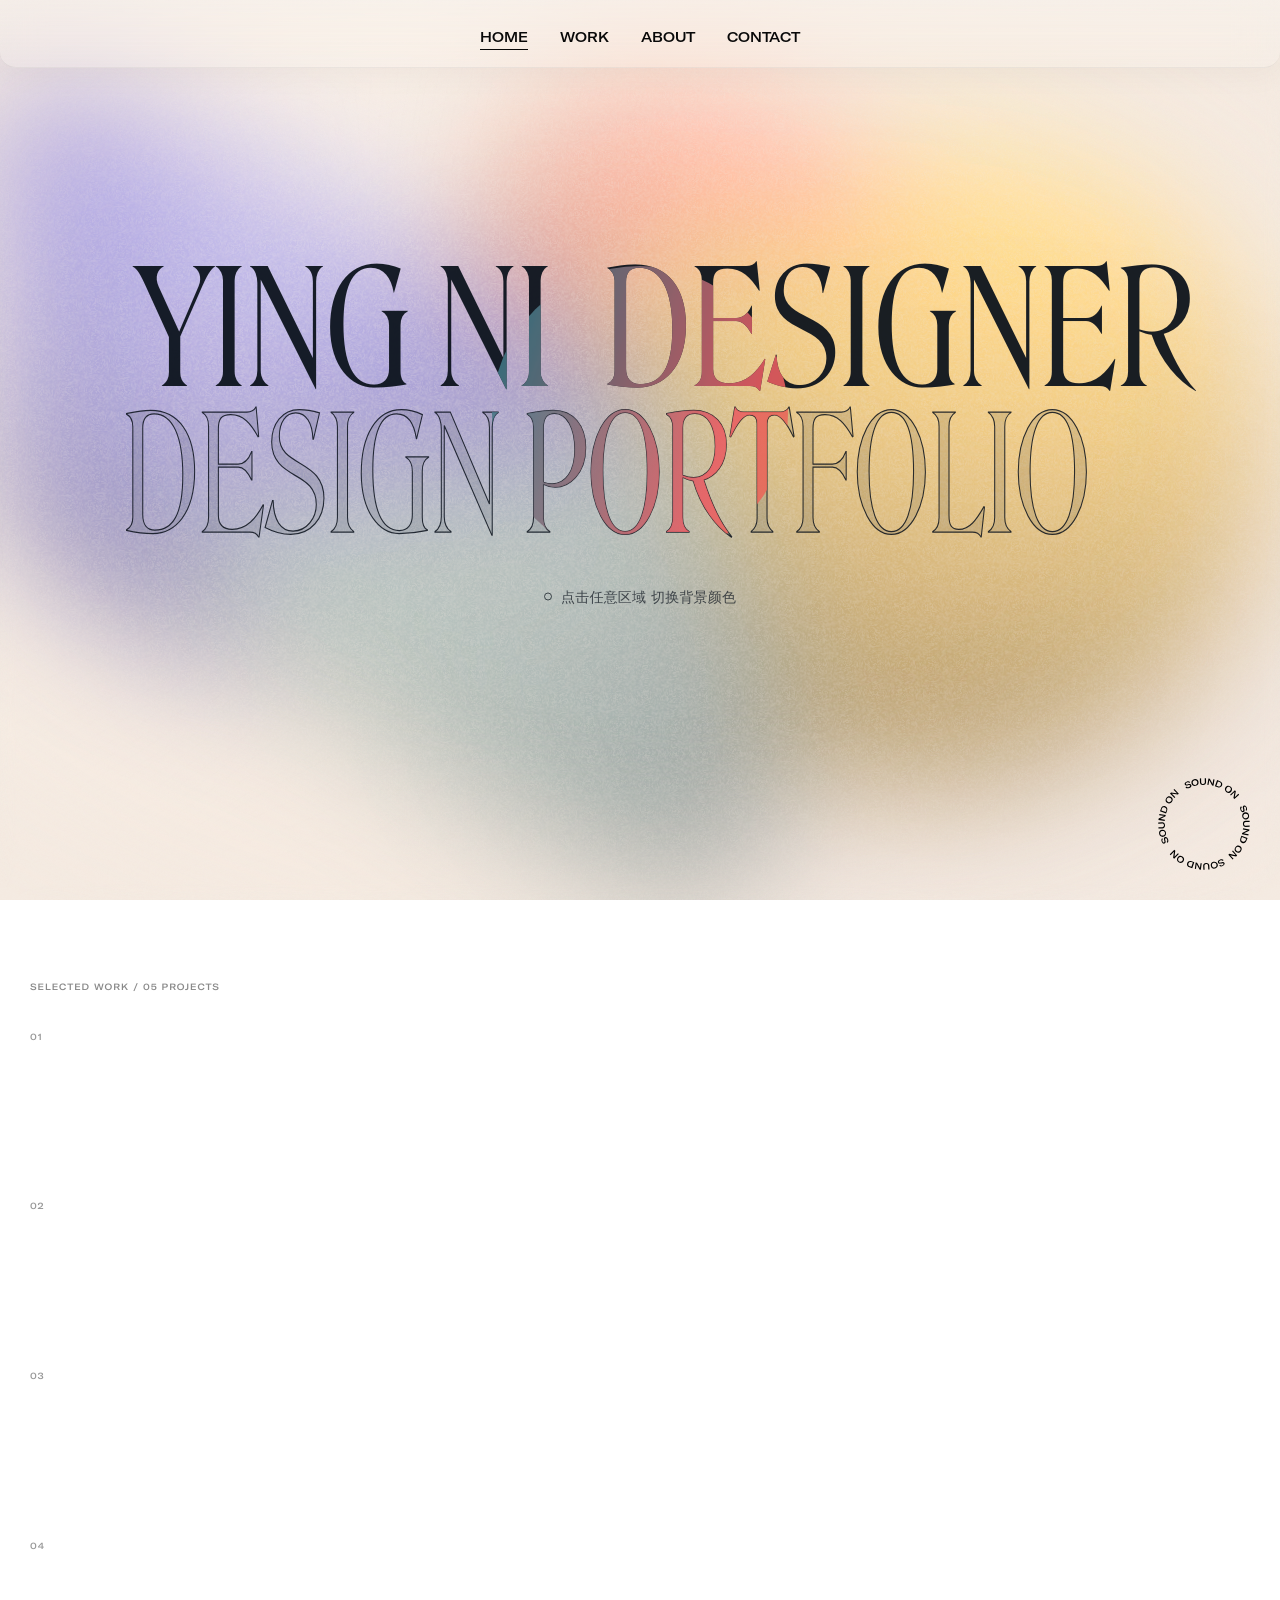
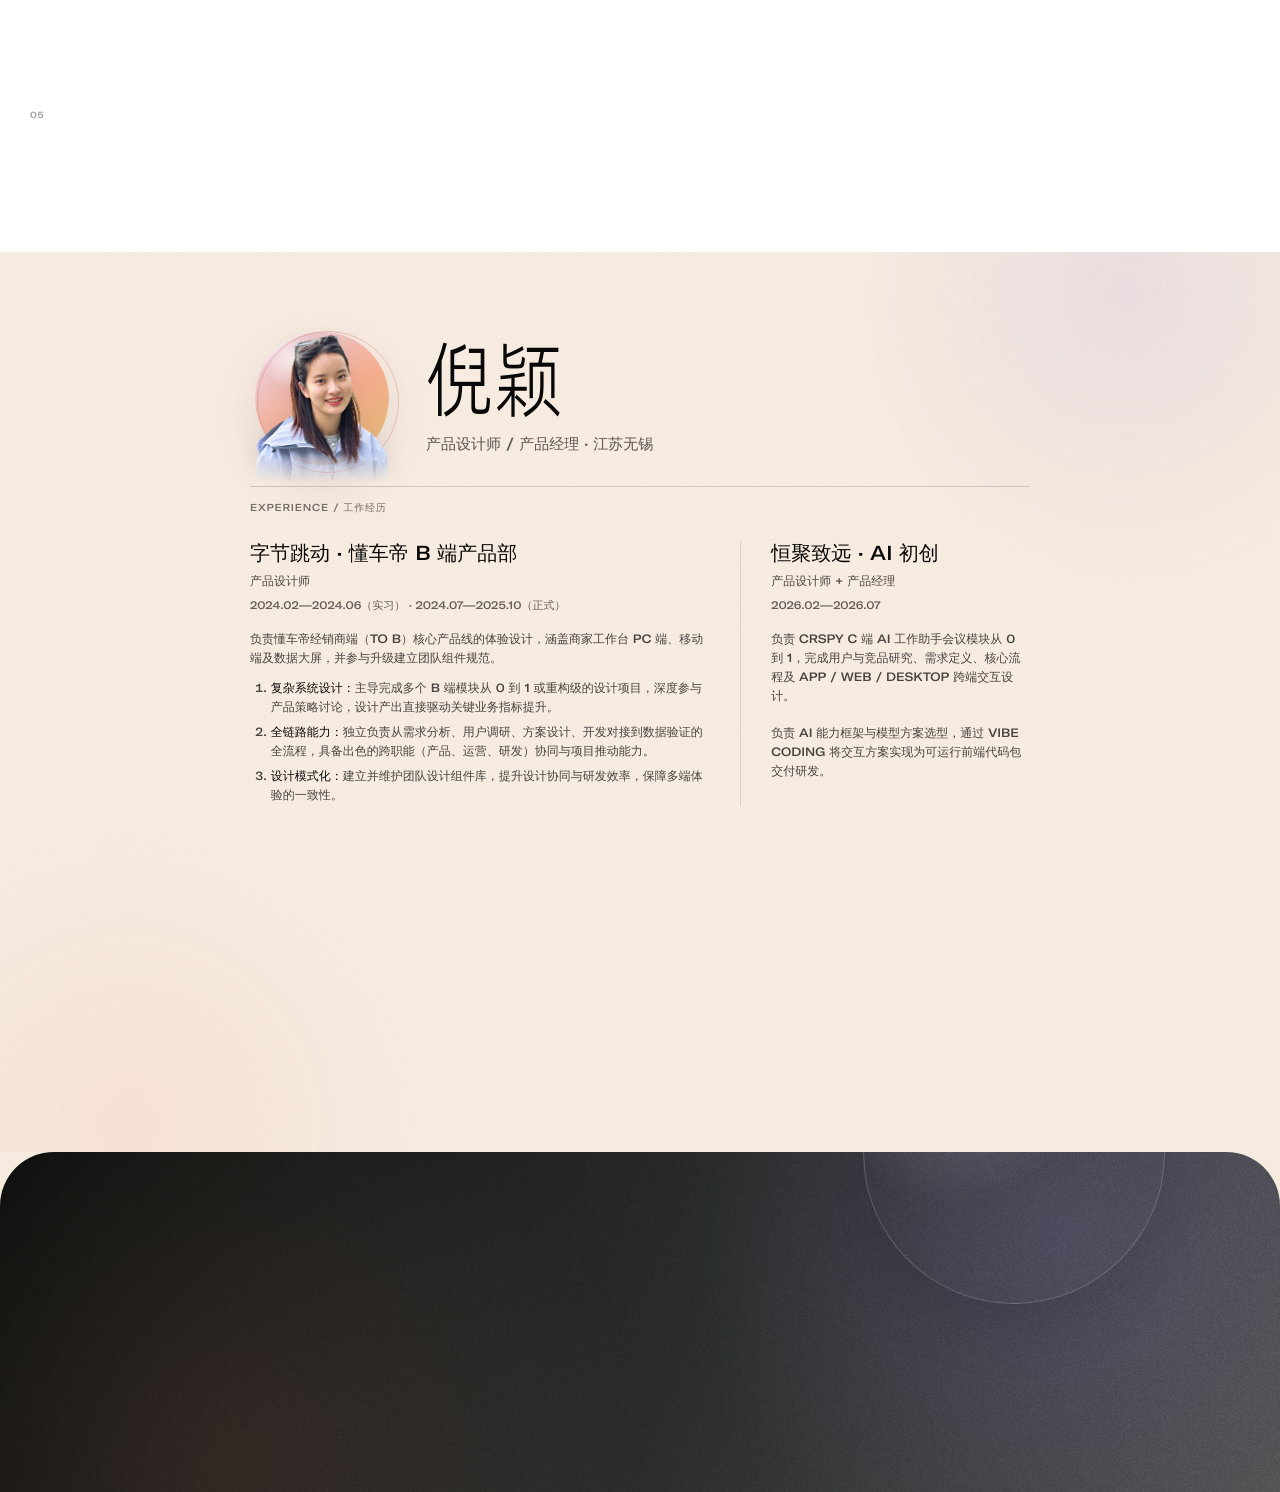
<file: index.html>
<!doctype html>
<html lang="zh-CN">
  <head>
    <meta charset="UTF-8" />
    <meta name="viewport" content="width=device-width, initial-scale=1" />
    <meta
      name="description"
      content="Ying Ni — designer working where product design, systems thinking and code meet."
    />
    <meta name="theme-color" content="#f4eae1" />
    <title>YING NI DESIGNER — Design Portfolio</title>
    <link rel="stylesheet" href="styles.css?v=20261126-work-spacing" />
    <script>document.documentElement.classList.add("js");</script>
    <script src="reference-assets/js/three.r125.min.js" defer></script>
    <script src="reference-assets/js/OBJLoader.js" defer></script>
    <script src="script.js?v=20261021-28" defer></script>
  </head>
  <body>
    <a class="skip-link" href="#work">跳到作品</a>

    <div class="page-transition" aria-hidden="true"></div>
    <div class="project-cursor" aria-hidden="true">
      <span>VIEW PROJECT</span>
      <b>↗</b>
    </div>
    <div class="work-hover-fx" data-work-hover-fx aria-hidden="true"></div>

    <nav class="nav" aria-label="主要导航">
      <div class="nav-primary">
        <button class="nav-link nav-home underline-trigger" type="button" data-scroll-home>
          <span>HOME</span><i aria-hidden="true"></i>
        </button>
        <button class="nav-link nav-work underline-trigger" type="button" data-scroll-work>
          <span>WORK</span><i aria-hidden="true"></i>
        </button>
        <button class="nav-link nav-about underline-trigger" type="button" data-scroll-about>
          <span>ABOUT</span><i aria-hidden="true"></i>
        </button>
        <button class="nav-link nav-contact underline-trigger" type="button" data-scroll-contact>
          <span>CONTACT</span><i aria-hidden="true"></i>
        </button>
      </div>
    </nav>

    <main>
      <section class="hero" id="top" aria-labelledby="hero-title" data-hero>
        <div class="webgl-wrapper" data-webgl aria-hidden="true"></div>
        <div class="webgl-fallback" aria-hidden="true"></div>
        <div class="noise" aria-hidden="true"></div>
        <div class="hero-material" aria-hidden="true">
          <span class="hero-material-grain"></span>
        </div>

        <div class="hero-copy">
          <div class="hero-copy-inner">
            <h1 id="hero-title">
              <span class="reveal-mask hero-mask-1"><span class="reveal-line"><span class="title-text title-line-one">YING NI&nbsp; DESIGNER</span></span></span>
              <span class="reveal-mask hero-mask-2"><span class="reveal-line"><span class="title-text title-line-two">DESIGN PORTFOLIO</span></span></span>
            </h1>
            <p class="hero-instruction reveal-mask hero-mask-3">
              <span class="reveal-line">点击任意区域 切换背景颜色</span>
            </p>
          </div>
        </div>

        <div class="hero-copy hero-copy-accent" aria-hidden="true">
          <div class="hero-copy-inner">
            <span class="title-text title-line-one">YING NI&nbsp; DESIGNER</span>
            <span class="title-text title-line-two">DESIGN PORTFOLIO</span>
            <p class="hero-instruction hero-accent-spacer"><span>&nbsp;</span></p>
          </div>
        </div>

        <div class="hero-lens-ring" aria-hidden="true"></div>

        <button class="sound-control" type="button" aria-label="打开声音" aria-pressed="false" data-sound>
          <img class="sound-icon sound-icon-off" src="reference-assets/img/sound_on.svg" alt="" />
          <img class="sound-icon sound-icon-on" src="reference-assets/img/sound_off.svg" alt="" />
        </button>
      </section>

      <section class="work" id="work" aria-label="精选作品">
        <a class="work-item" href="project-crspy-meeting.html?v=20261020-2" data-project data-hover-image="reference-assets/work-fx/04X-r4.webp" data-hover-color="#e2efed" data-hover-scale="0.76">
          <span class="work-inner">
            <span class="work-org reveal-mask"><span>PM + UI + Vibe Coding</span></span>
            <span class="work-title work-title-vector reveal-mask" role="img" aria-label="AI会议与对话智能体"><span aria-hidden="true"><img class="work-title-art" style="--title-art-width: 744px" src="reference-assets/img/work-title-ai-meeting-agent.svg?v=20261126-typography" alt="" draggable="false" /></span></span>
          </span>
        </a>

        <a class="work-item" href="project-posting.html?v=20261020-2" data-project data-hover-image="reference-assets/work-fx/01X-r4.webp" data-hover-color="#f2e8dc" data-hover-scale="1">
          <span class="work-inner">
            <span class="work-org reveal-mask"><span>UX + UI</span></span>
            <span class="work-title work-title-vector reveal-mask" role="img" aria-label="发文体验重构"><span aria-hidden="true"><img class="work-title-art" style="--title-art-width: 499px" src="reference-assets/img/work-title-posting.svg" alt="" draggable="false" /></span></span>
          </span>
        </a>

        <a class="work-item" href="project-ai-service.html?v=20261020-2" data-project data-hover-image="reference-assets/work-fx/02X-r4.webp" data-hover-color="#e8edf5" data-hover-scale="1">
          <span class="work-inner">
            <span class="work-org reveal-mask"><span>UX + UI</span></span>
            <span class="work-title work-title-vector reveal-mask" role="img" aria-label="AI智能客服"><span aria-hidden="true"><img class="work-title-art" style="--title-art-width: 411px" src="reference-assets/img/work-title-ai-service.svg" alt="" draggable="false" /></span></span>
          </span>
        </a>

        <a class="work-item" href="project-metrics.html?v=20261020-2" data-project data-hover-image="reference-assets/work-fx/03X-r4.webp" data-hover-color="#eee8dd" data-hover-scale="1">
          <span class="work-inner">
            <span class="work-org reveal-mask"><span>UX + UI</span></span>
            <span class="work-title work-title-vector reveal-mask" role="img" aria-label="数据产品 度量衡"><span aria-hidden="true"><img class="work-title-art" style="--title-art-width: 607px" src="reference-assets/img/metric-title-art.svg" alt="" draggable="false" /></span></span>
          </span>
        </a>

        <a class="work-item" href="project-aigc.html?v=20261020-2" data-project data-hover-image="reference-assets/work-fx/05X-r4.webp" data-hover-color="#eee7f2" data-hover-scale="1">
          <span class="work-inner">
            <span class="work-org reveal-mask"><span>AIGC + UX</span></span>
            <span class="work-title work-title-vector reveal-mask" role="img" aria-label="AIGC和其他"><span aria-hidden="true"><img class="work-title-art" style="--title-art-width: 448px" src="reference-assets/img/work-title-aigc.svg" alt="" draggable="false" /></span></span>
          </span>
        </a>
      </section>

      <section class="about-section" id="about" aria-labelledby="info-title">
      <div class="info-noise" aria-hidden="true"></div>
      <div class="info-grid">
        <div class="info-main">
          <div class="info-identity">
            <figure class="info-portrait">
              <img src="reference-assets/img/ying-ni-portrait-cutout.webp?v=20261021-1" alt="倪颖个人照片" />
            </figure>
            <div class="info-name">
              <h2 id="info-title">倪颖</h2>
              <p>产品设计师 / 产品经理 · 江苏无锡</p>
            </div>
          </div>
        </div>
        <section class="info-experience" aria-labelledby="experience-title">
          <p class="info-section-label" id="experience-title">EXPERIENCE / 工作经历</p>
          <article class="info-job">
            <header>
              <h3>字节跳动 · 懂车帝 B 端产品部</h3>
              <p>产品设计师</p>
              <time>2024.02—2024.06（实习） · 2024.07—2025.10（正式）</time>
            </header>
            <p>负责懂车帝经销商端（TO B）核心产品线的体验设计，涵盖商家工作台 PC 端、移动端及数据大屏，并参与升级建立团队组件规范。</p>
            <ol>
              <li><strong>复杂系统设计：</strong>主导完成多个 B 端模块从 0 到 1 或重构级的设计项目，深度参与产品策略讨论，设计产出直接驱动关键业务指标提升。</li>
              <li><strong>全链路能力：</strong>独立负责从需求分析、用户调研、方案设计、开发对接到数据验证的全流程，具备出色的跨职能（产品、运营、研发）协同与项目推动能力。</li>
              <li><strong>设计模式化：</strong>建立并维护团队设计组件库，提升设计协同与研发效率，保障多端体验的一致性。</li>
            </ol>
          </article>
          <article class="info-job">
            <header>
              <h3>恒聚致远 · AI 初创</h3>
              <p>产品设计师 + 产品经理</p>
              <time>2026.02—2026.07</time>
            </header>
            <p>负责 CRSPY C 端 AI 工作助手会议模块从 0 到 1，完成用户与竞品研究、需求定义、核心流程及 APP / WEB / DESKTOP 跨端交互设计。</p>
            <p>负责 AI 能力框架与模型方案选型，通过 VIBE CODING 将交互方案实现为可运行前端代码包交付研发。</p>
          </article>
        </section>
      </div>
      </section>

      <section class="contact-section" id="contact" aria-labelledby="contact-title">
        <div class="contact-noise" aria-hidden="true"></div>
        <div class="contact-inner">
          <header class="contact-header">
            <h2 id="contact-title">CONTACTS</h2>
          </header>

          <div class="contact-details">
            <p>邮箱地址: <a href="mailto:niniaccd@gmail.com">niniaccd@gmail.com</a></p>
            <p class="contact-phone">微信/电话: <a href="tel:+8615505286572">155 0528 6572</a></p>
          </div>

          <footer class="contact-footer">
            <p>THANK YOU FOR YOUR VIEWING.</p>
            <p>更新时间：2026-10-21</p>
          </footer>
        </div>
      </section>
    </main>
  </body>
</html>
</file>
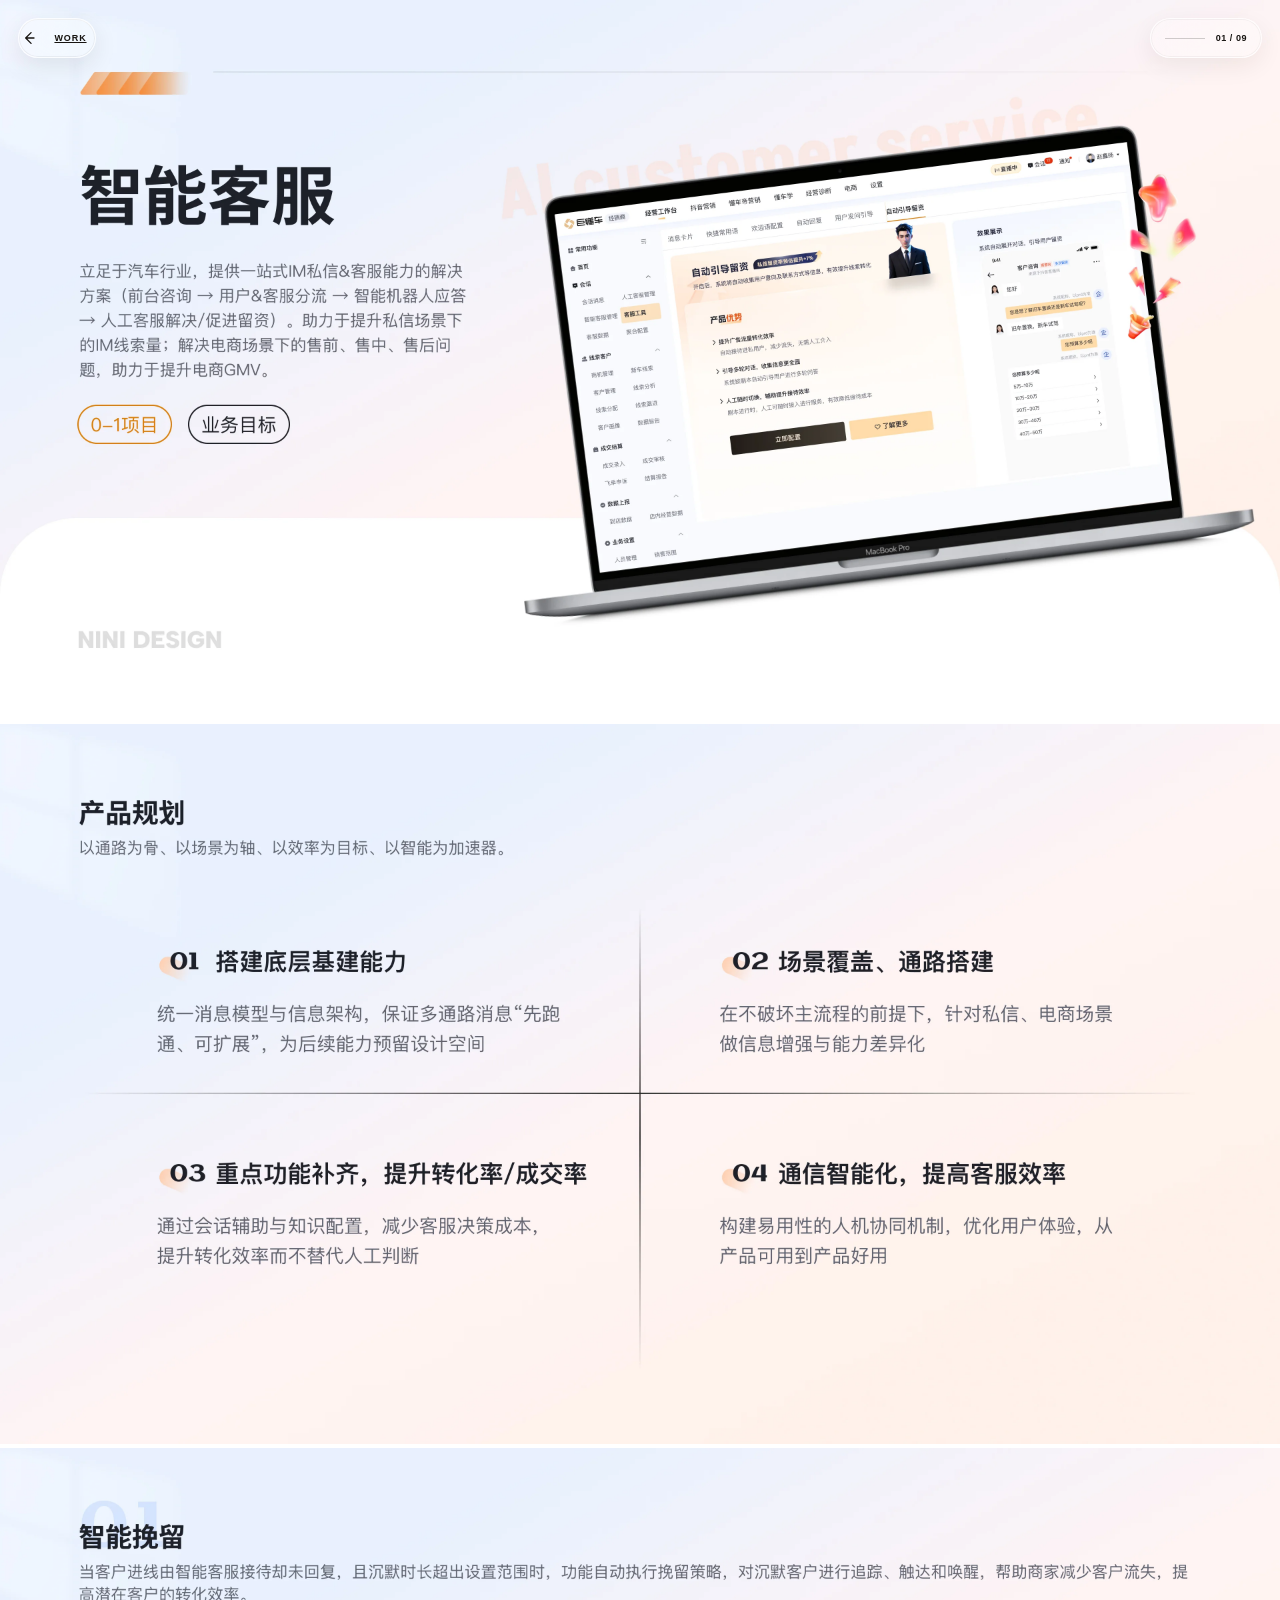
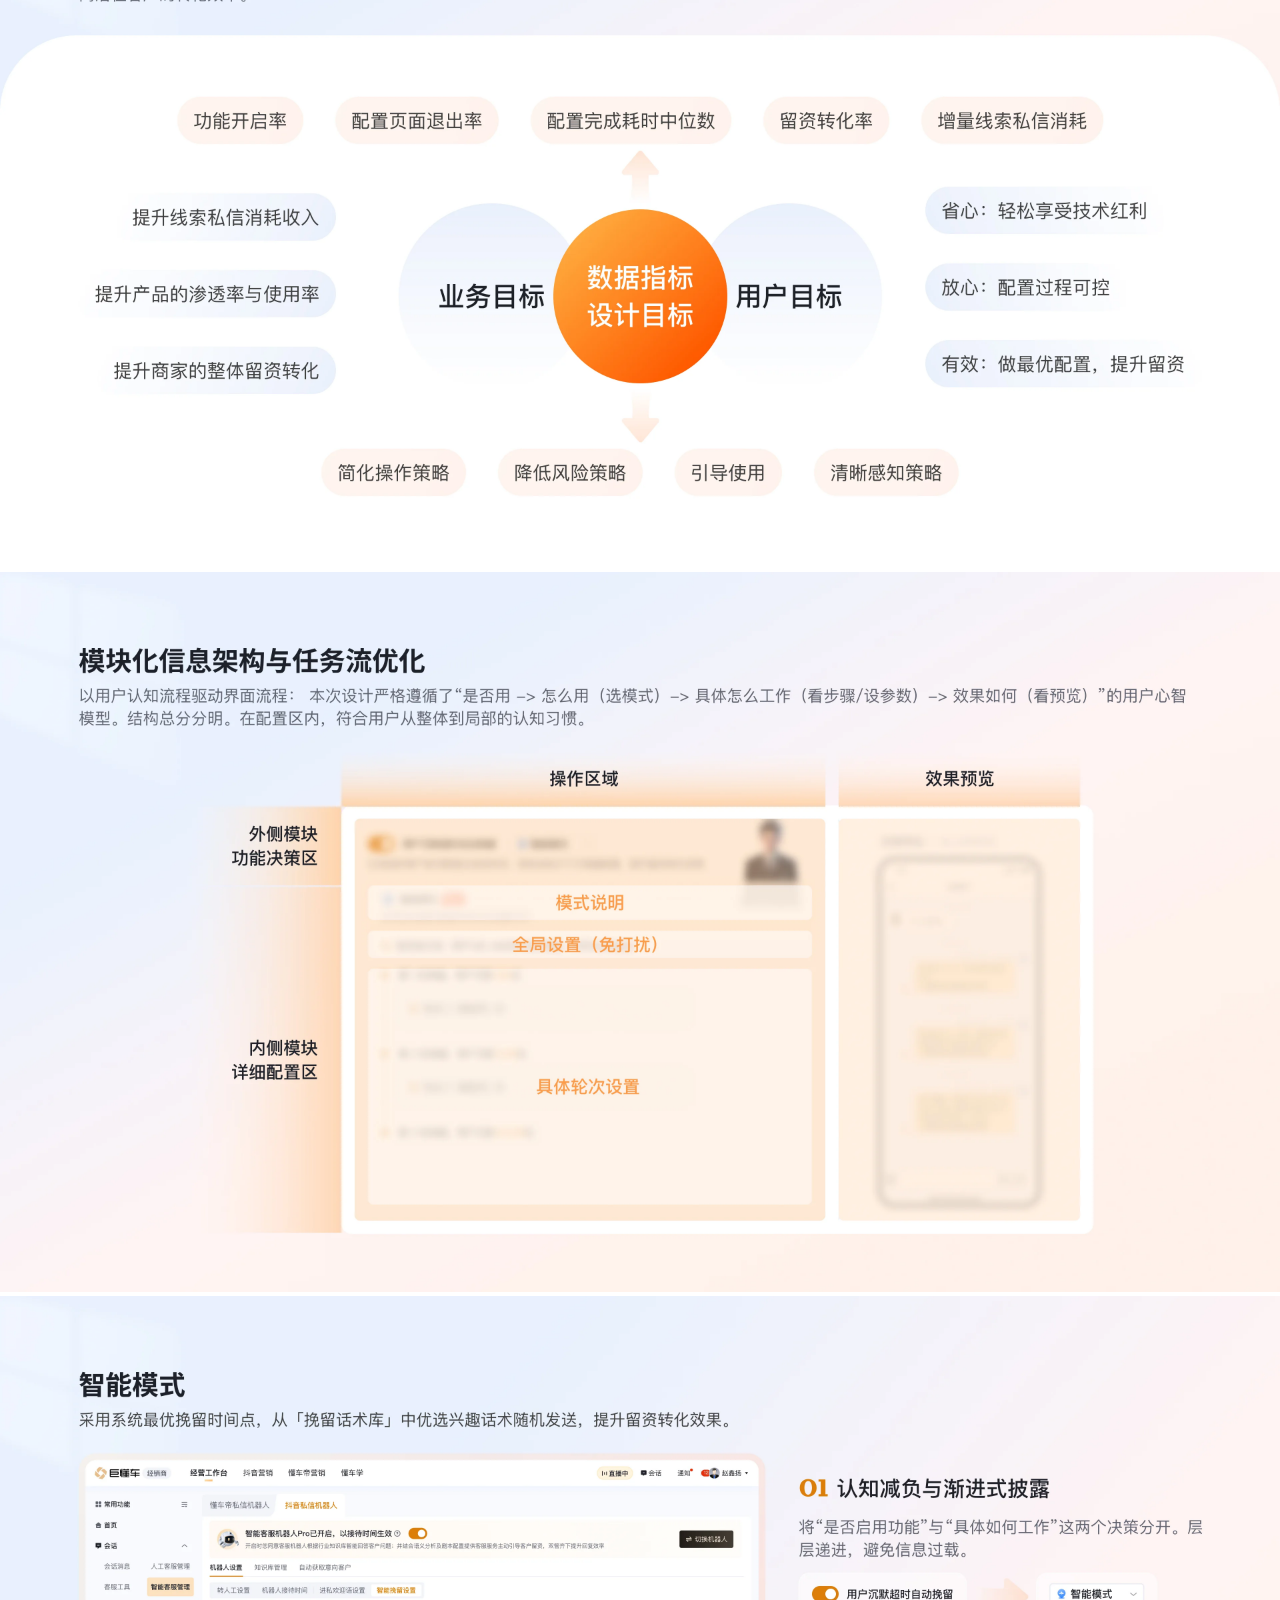
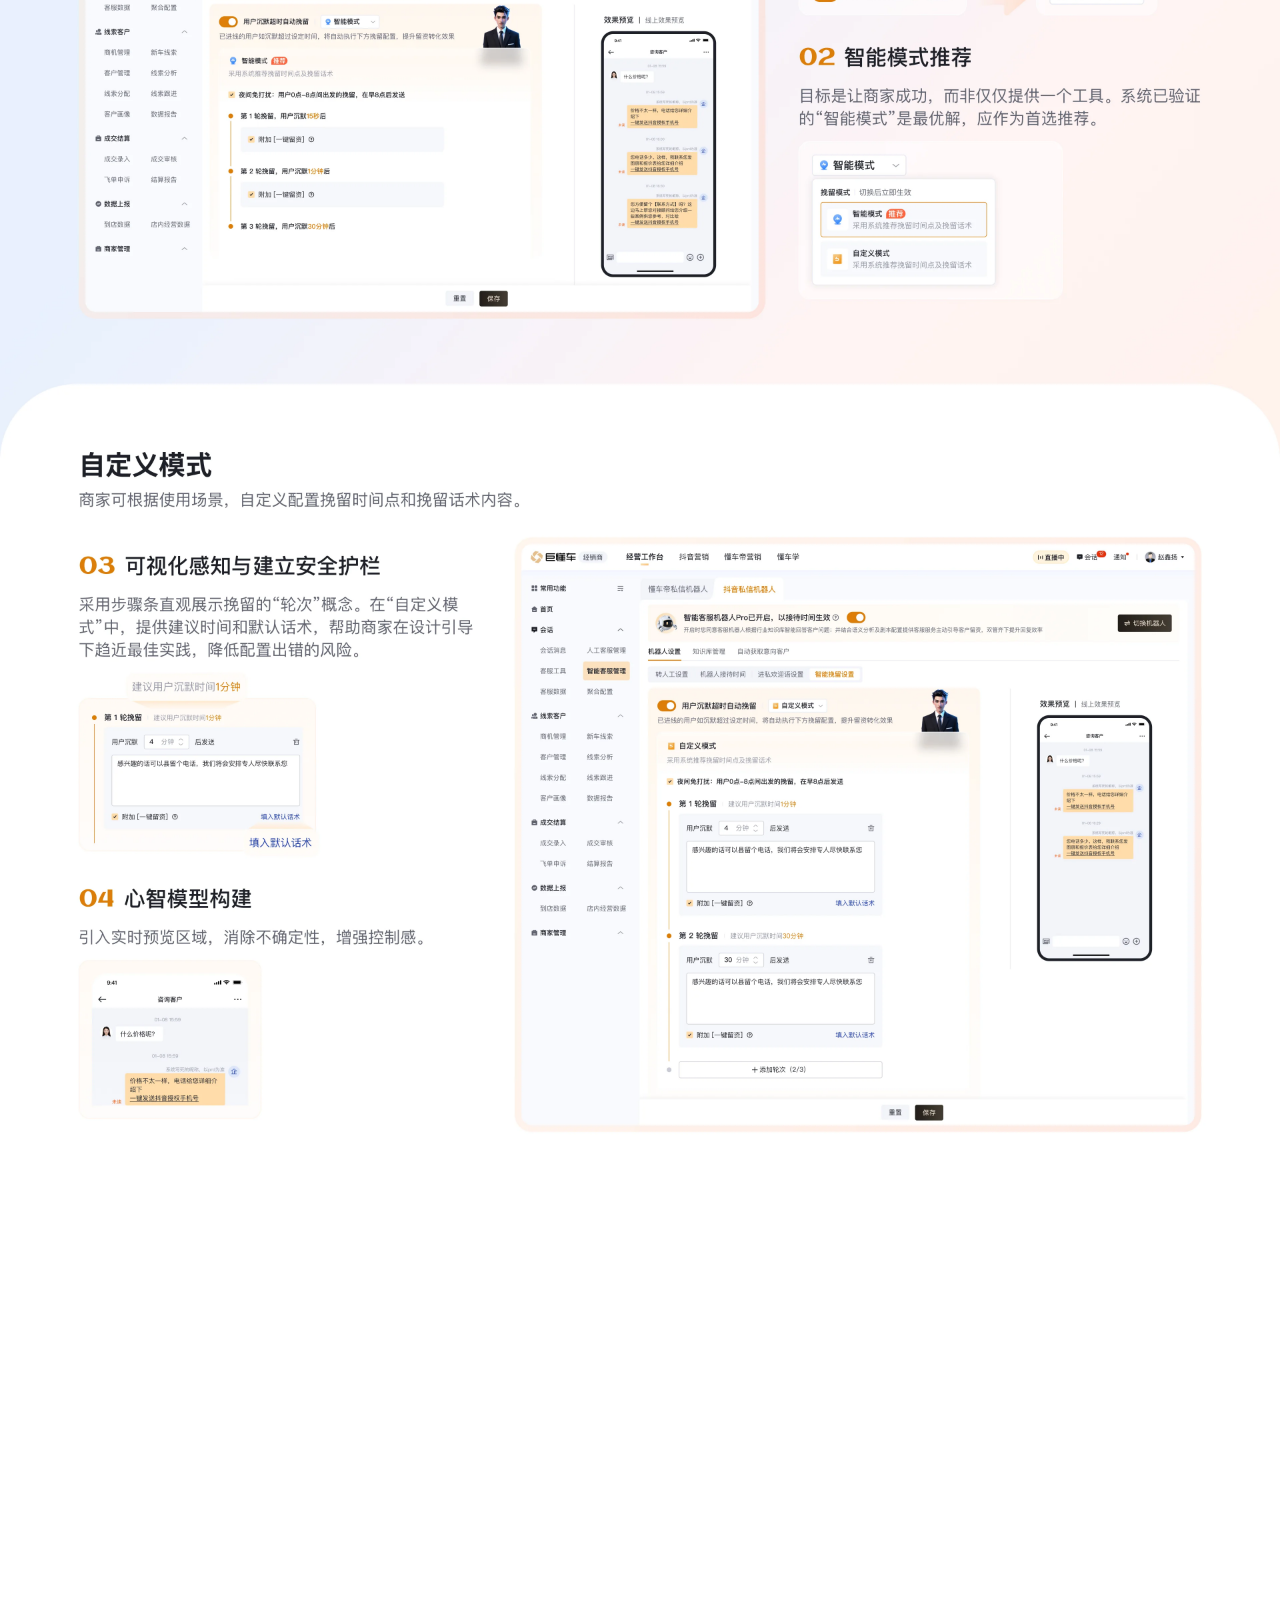
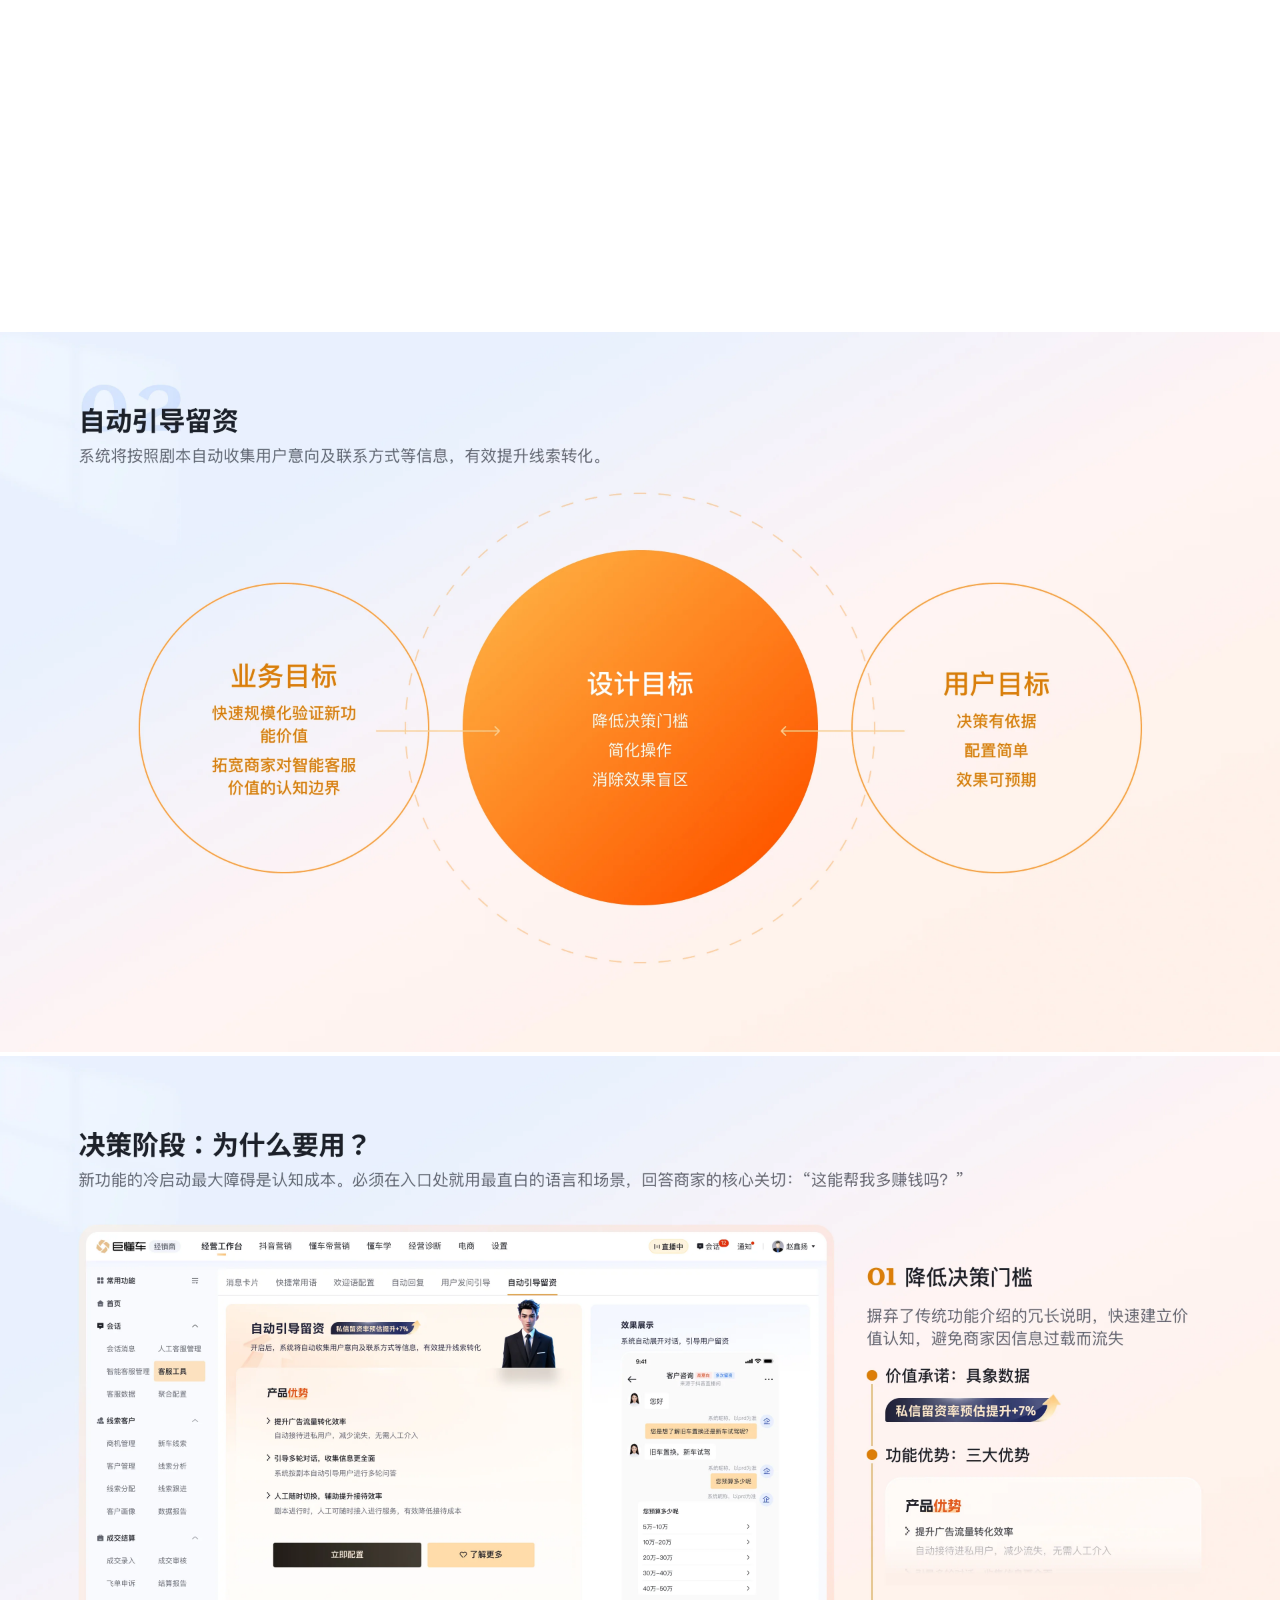
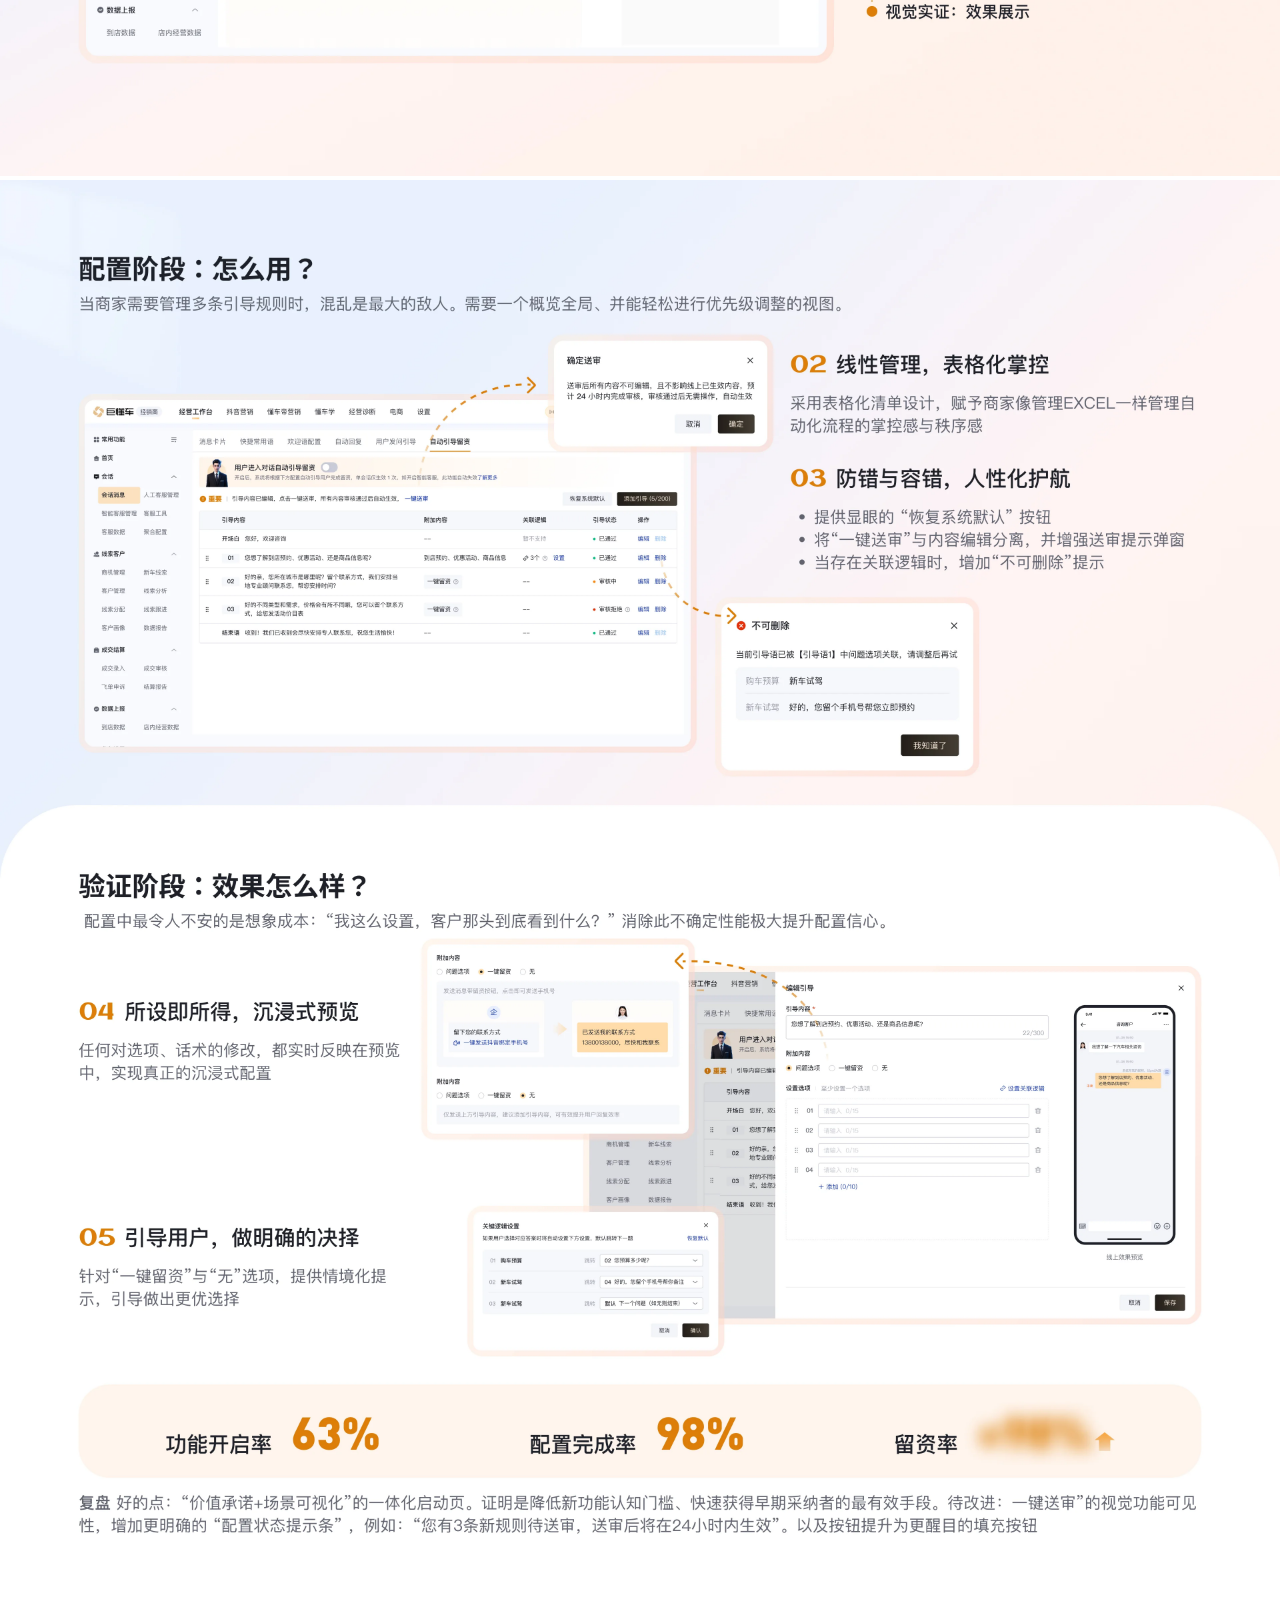
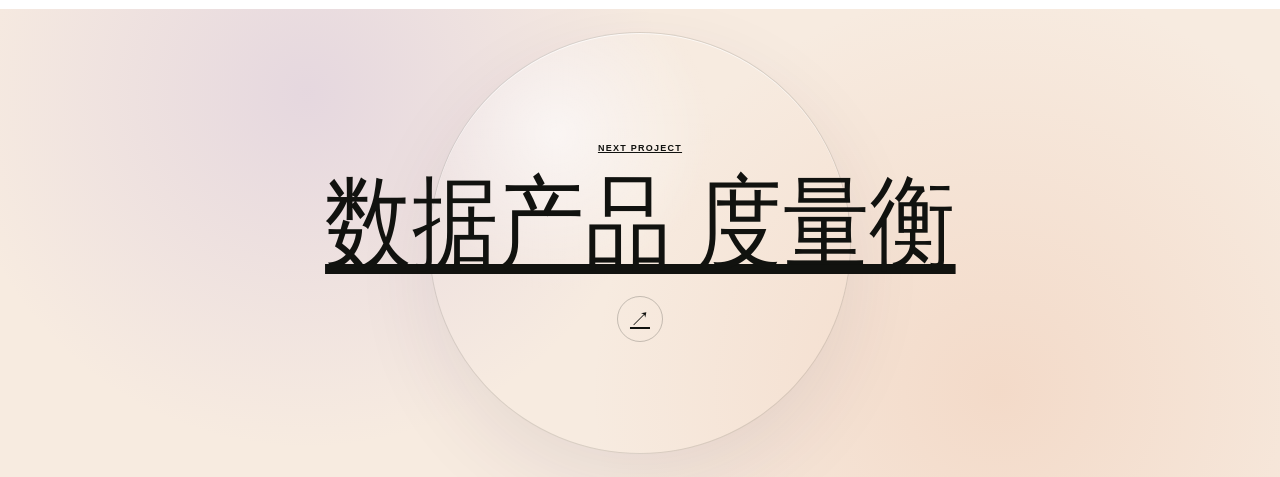
<file: project-ai-service.html>
<!doctype html>
<html lang="zh-CN">
  <head>
    <meta charset="UTF-8" />
    <meta name="viewport" content="width=device-width, initial-scale=1" />
    <meta name="description" content="AI 智能客服项目作品展示" />
    <meta name="theme-color" content="#ffffff" />
    <title>AI智能客服｜YING NI DESIGNER</title>
    <link rel="stylesheet" href="project-posting.css?v=20261020-6" />
    <script src="project-navigation.js?v=20261020-3" defer></script>
  </head>
  <body>
    <a class="project-back" href="index.html#work" data-project-back aria-label="返回作品列表">
      <svg viewBox="0 0 24 24" aria-hidden="true"><path d="M14.5 5.5 8 12l6.5 6.5M8 12h10" /></svg>
    </a>
    <main class="project-story" aria-label="AI 智能客服项目完整图集">
      <img src="reference-assets/projects/ai-service/16.webp" width="3840" height="2160" alt="AI 智能客服项目第 16 页" fetchpriority="high" />
      <img src="reference-assets/projects/ai-service/17.webp" width="3840" height="2160" alt="AI 智能客服项目第 17 页" loading="lazy" decoding="async" />
      <img src="reference-assets/projects/ai-service/18.webp" width="3840" height="2160" alt="AI 智能客服项目第 18 页" loading="lazy" decoding="async" />
      <img src="reference-assets/projects/ai-service/19.webp" width="3840" height="2160" alt="AI 智能客服项目第 19 页" loading="lazy" decoding="async" />
      <img src="reference-assets/projects/ai-service/20.webp" width="3840" height="4524" alt="AI 智能客服项目第 20 页" loading="lazy" decoding="async" />
      <img src="reference-assets/projects/ai-service/21.webp" width="3840" height="2160" alt="AI 智能客服项目第 21 页" loading="lazy" decoding="async" />
      <img src="reference-assets/projects/ai-service/22.webp" width="3840" height="2160" alt="AI 智能客服项目第 22 页" loading="lazy" decoding="async" />
      <img src="reference-assets/projects/ai-service/23.webp" width="3840" height="2160" alt="AI 智能客服项目第 23 页" loading="lazy" decoding="async" />
      <img src="reference-assets/projects/ai-service/24.webp" width="3840" height="4288" alt="AI 智能客服项目第 24 页" loading="lazy" decoding="async" />
    </main>
  </body>
</html>
</file>
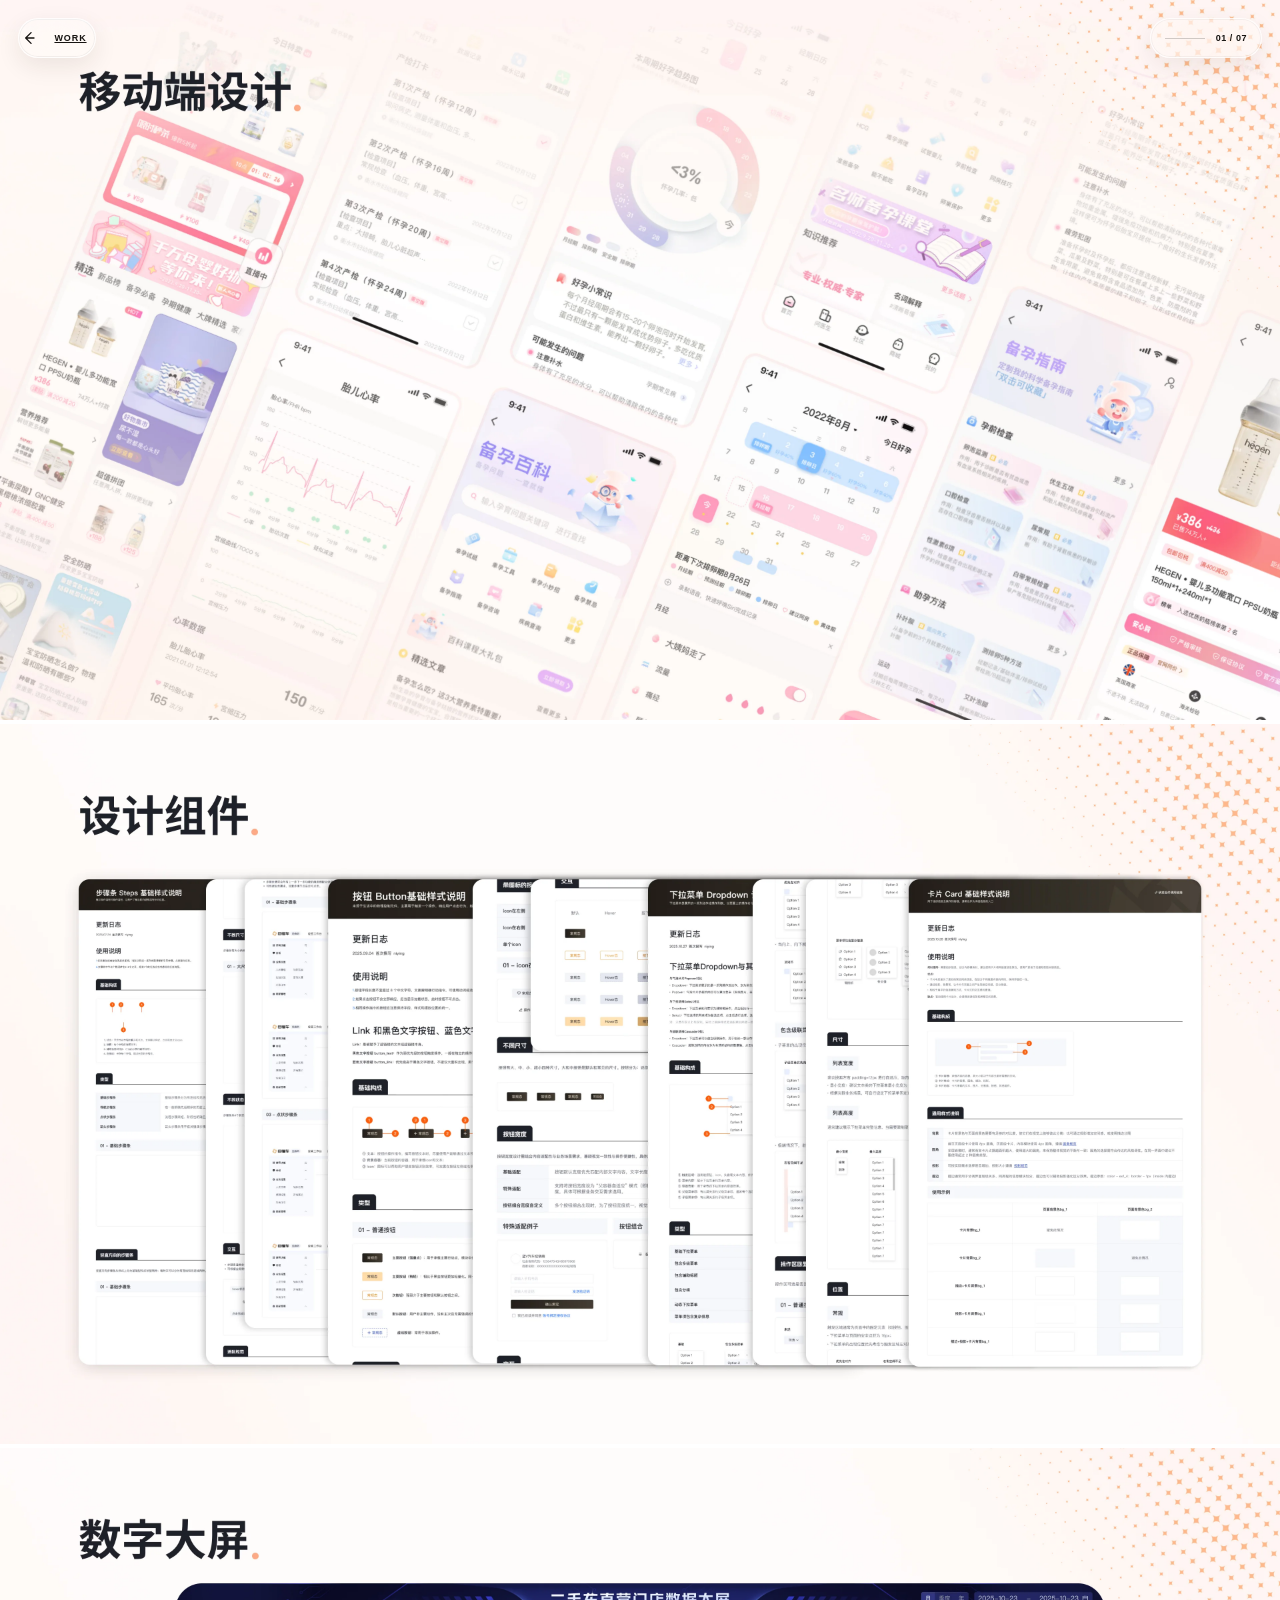
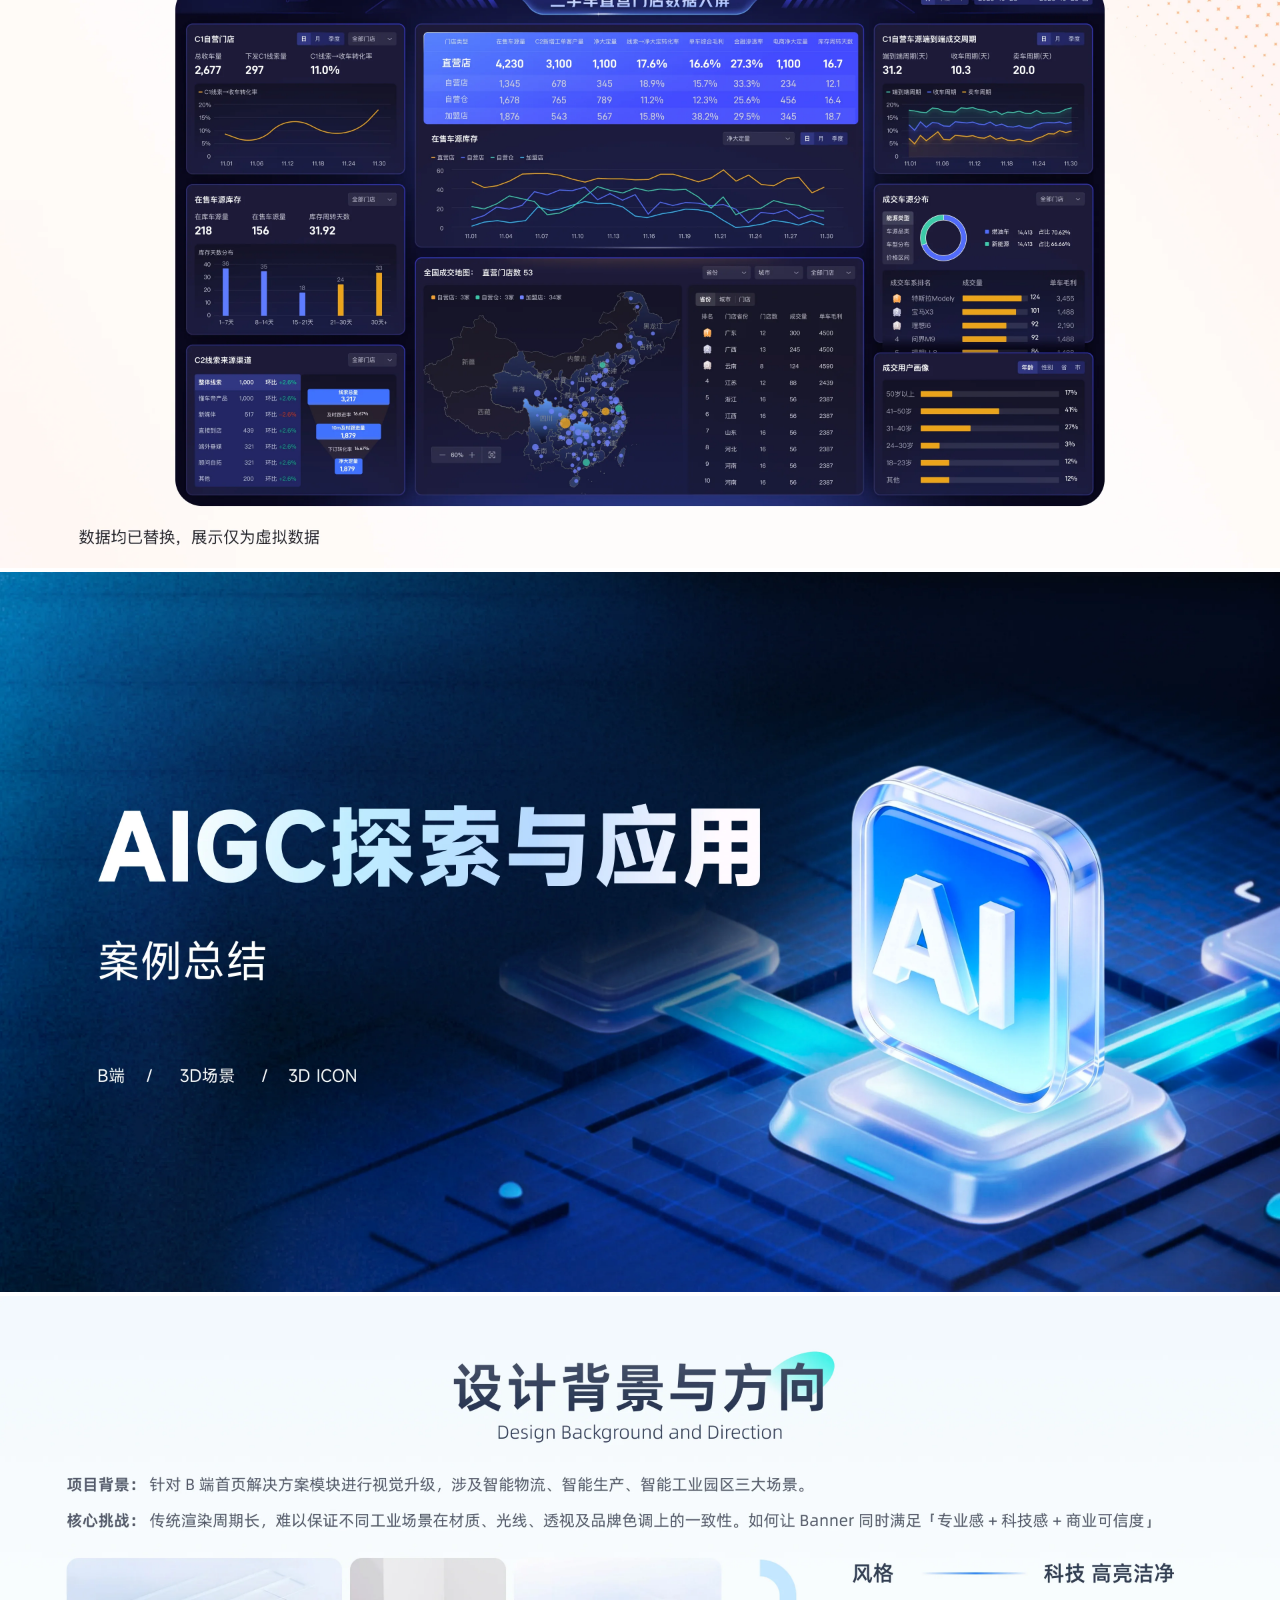
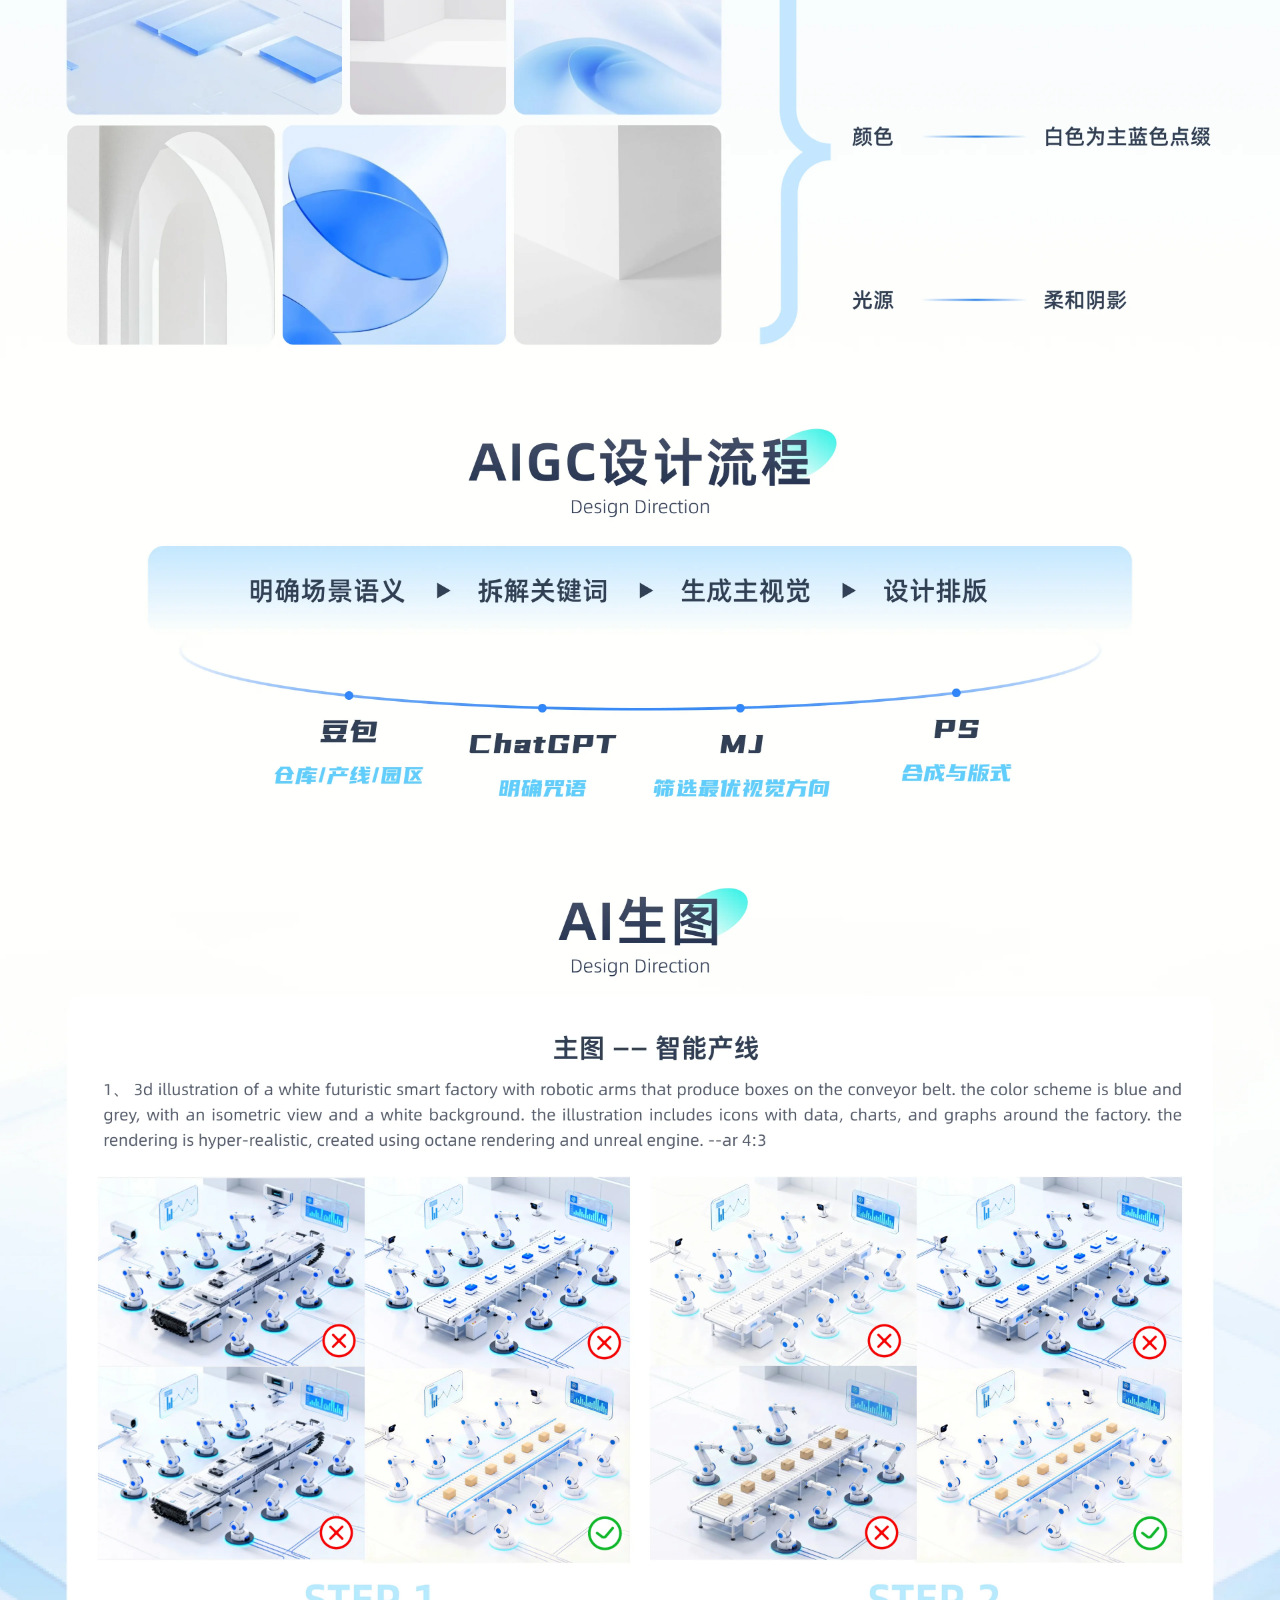
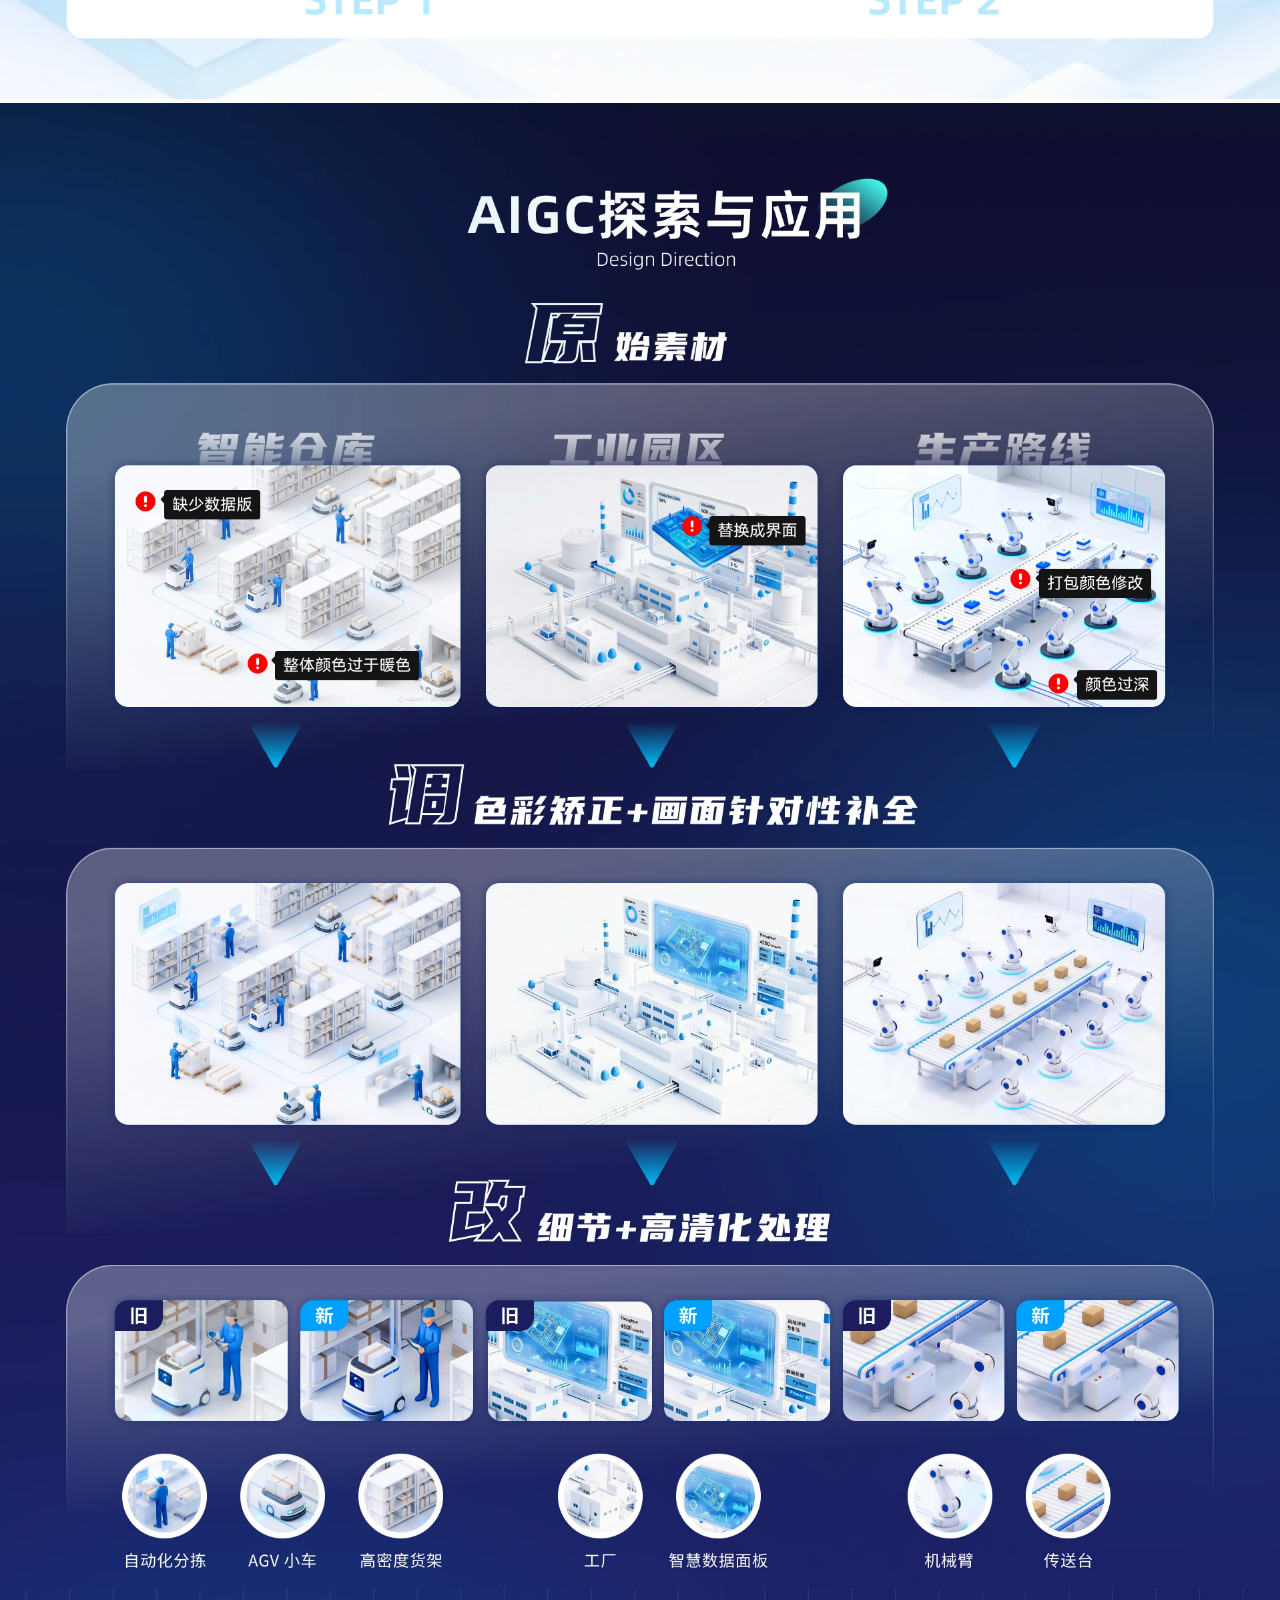
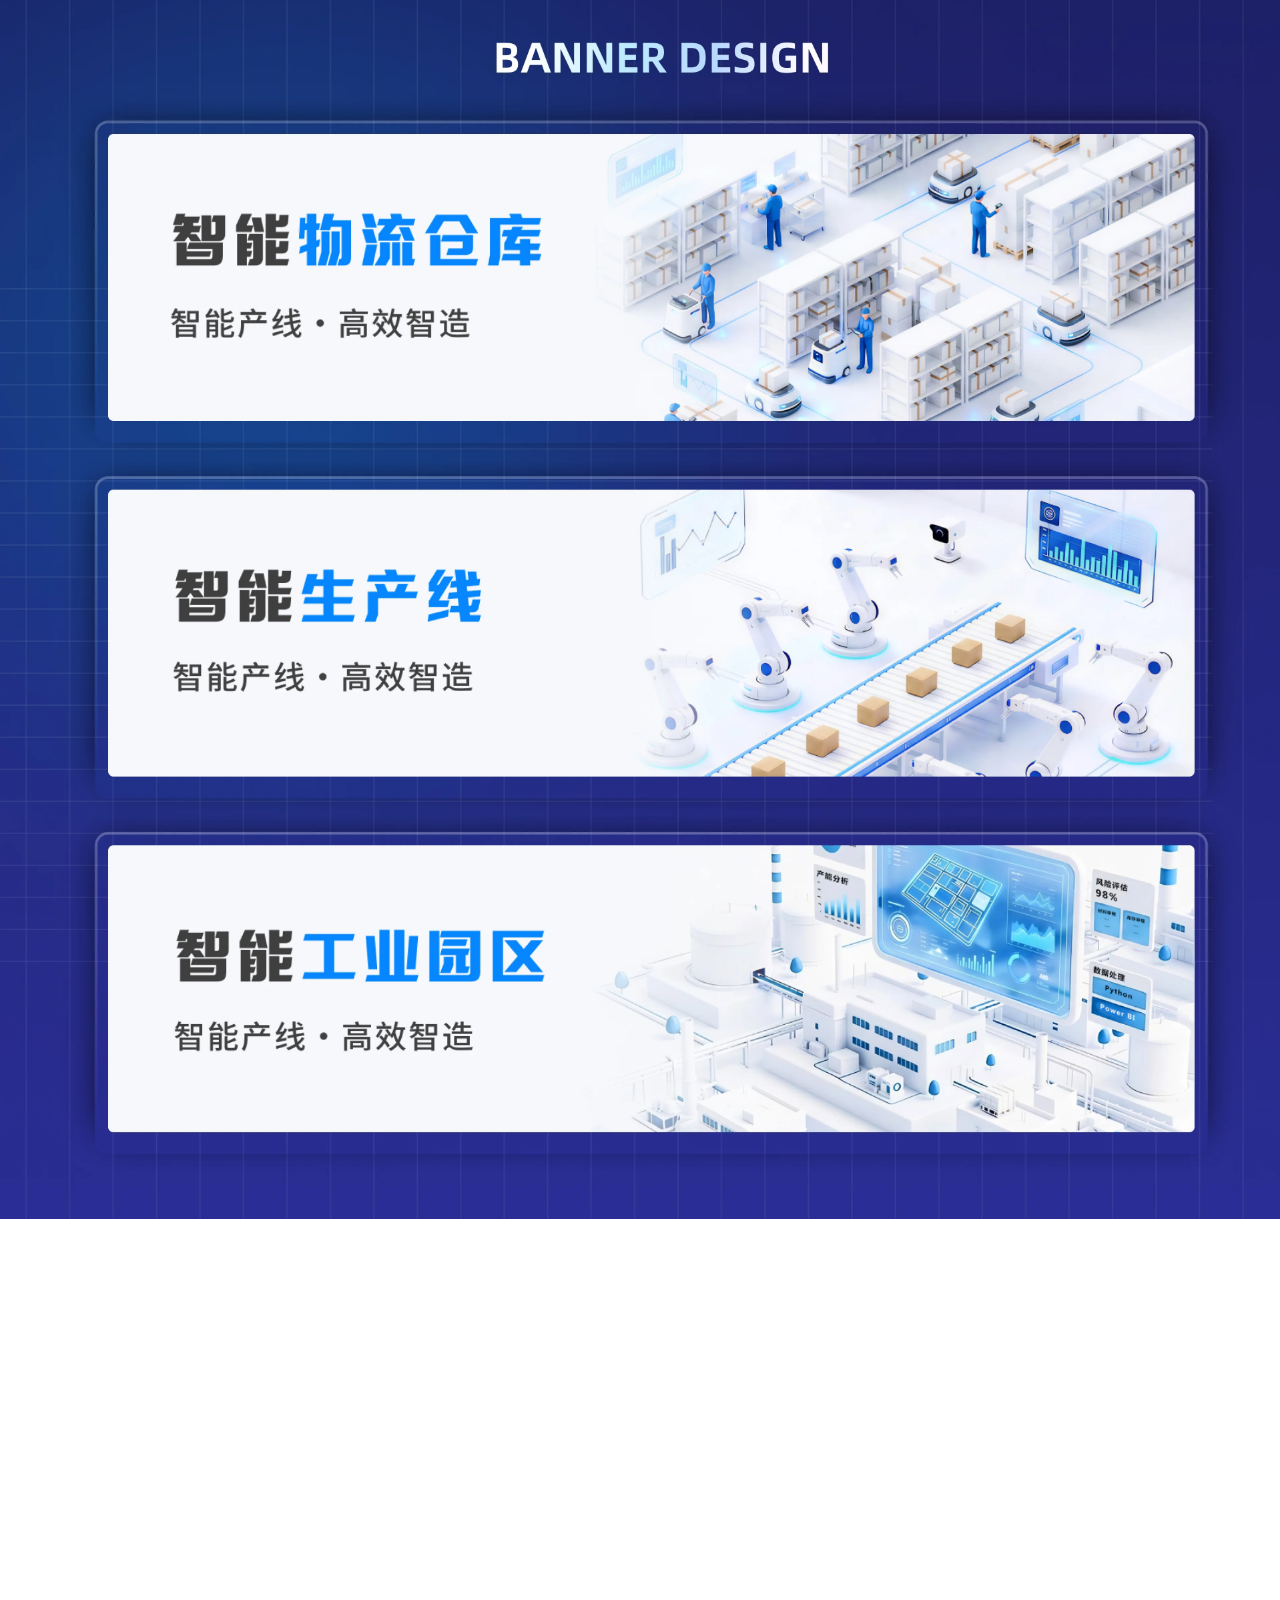
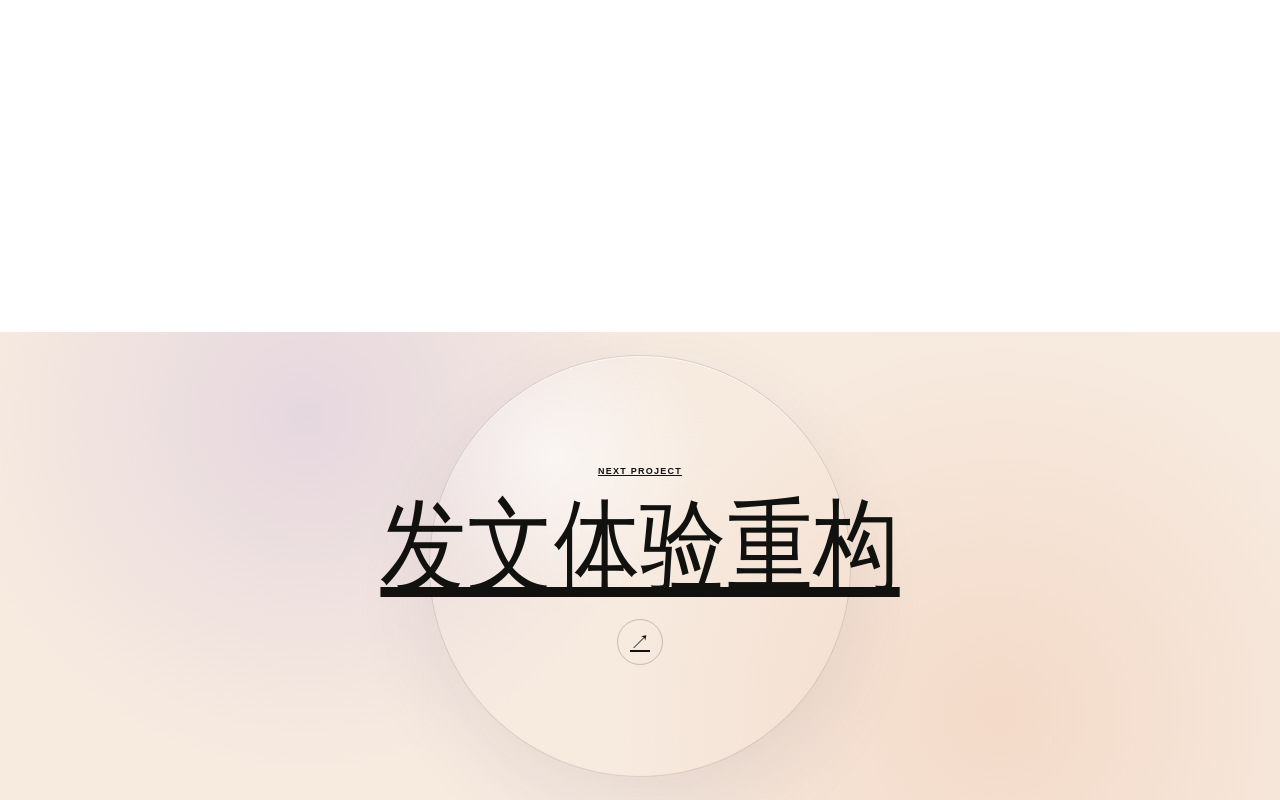
<file: project-aigc.html>
<!doctype html>
<html lang="zh-CN">
  <head>
    <meta charset="UTF-8" />
    <meta name="viewport" content="width=device-width, initial-scale=1" />
    <meta name="description" content="AIGC 和其他项目作品展示" />
    <meta name="theme-color" content="#ffffff" />
    <title>AIGC和其他｜YING NI DESIGNER</title>
    <link rel="stylesheet" href="project-posting.css?v=20261020-6" />
    <script src="project-navigation.js?v=20261020-3" defer></script>
  </head>
  <body>
    <a class="project-back" href="index.html#work" data-project-back aria-label="返回作品列表">
      <svg viewBox="0 0 24 24" aria-hidden="true"><path d="M14.5 5.5 8 12l6.5 6.5M8 12h10" /></svg>
    </a>
    <main class="project-story" aria-label="AIGC 和其他项目完整图集">
      <img src="reference-assets/projects/metrics/32.webp" width="3840" height="2160" alt="AIGC 和其他项目第 32 页" fetchpriority="high" />
      <img src="reference-assets/projects/aigc/31.webp" width="3840" height="2160" alt="AIGC 和其他项目第 31 页" loading="lazy" decoding="async" />
      <img src="reference-assets/projects/aigc/33.webp" width="3840" height="2160" alt="AIGC 和其他项目第 33 页" loading="lazy" decoding="async" />
      <img src="reference-assets/projects/aigc/34.webp" width="3840" height="2160" alt="AIGC 和其他项目第 34 页" loading="lazy" decoding="async" />
      <img src="reference-assets/projects/aigc/35.webp" width="3840" height="6010" alt="AIGC 和其他项目第 35 页" loading="lazy" decoding="async" />
      <img src="reference-assets/projects/aigc/36.webp" width="3836" height="8140" alt="AIGC 和其他项目第 36 页" loading="lazy" decoding="async" />
      <img src="reference-assets/projects/aigc/37.webp" width="3840" height="11726" alt="AIGC 和其他项目第 37 页" loading="lazy" decoding="async" />
    </main>
  </body>
</html>
</file>
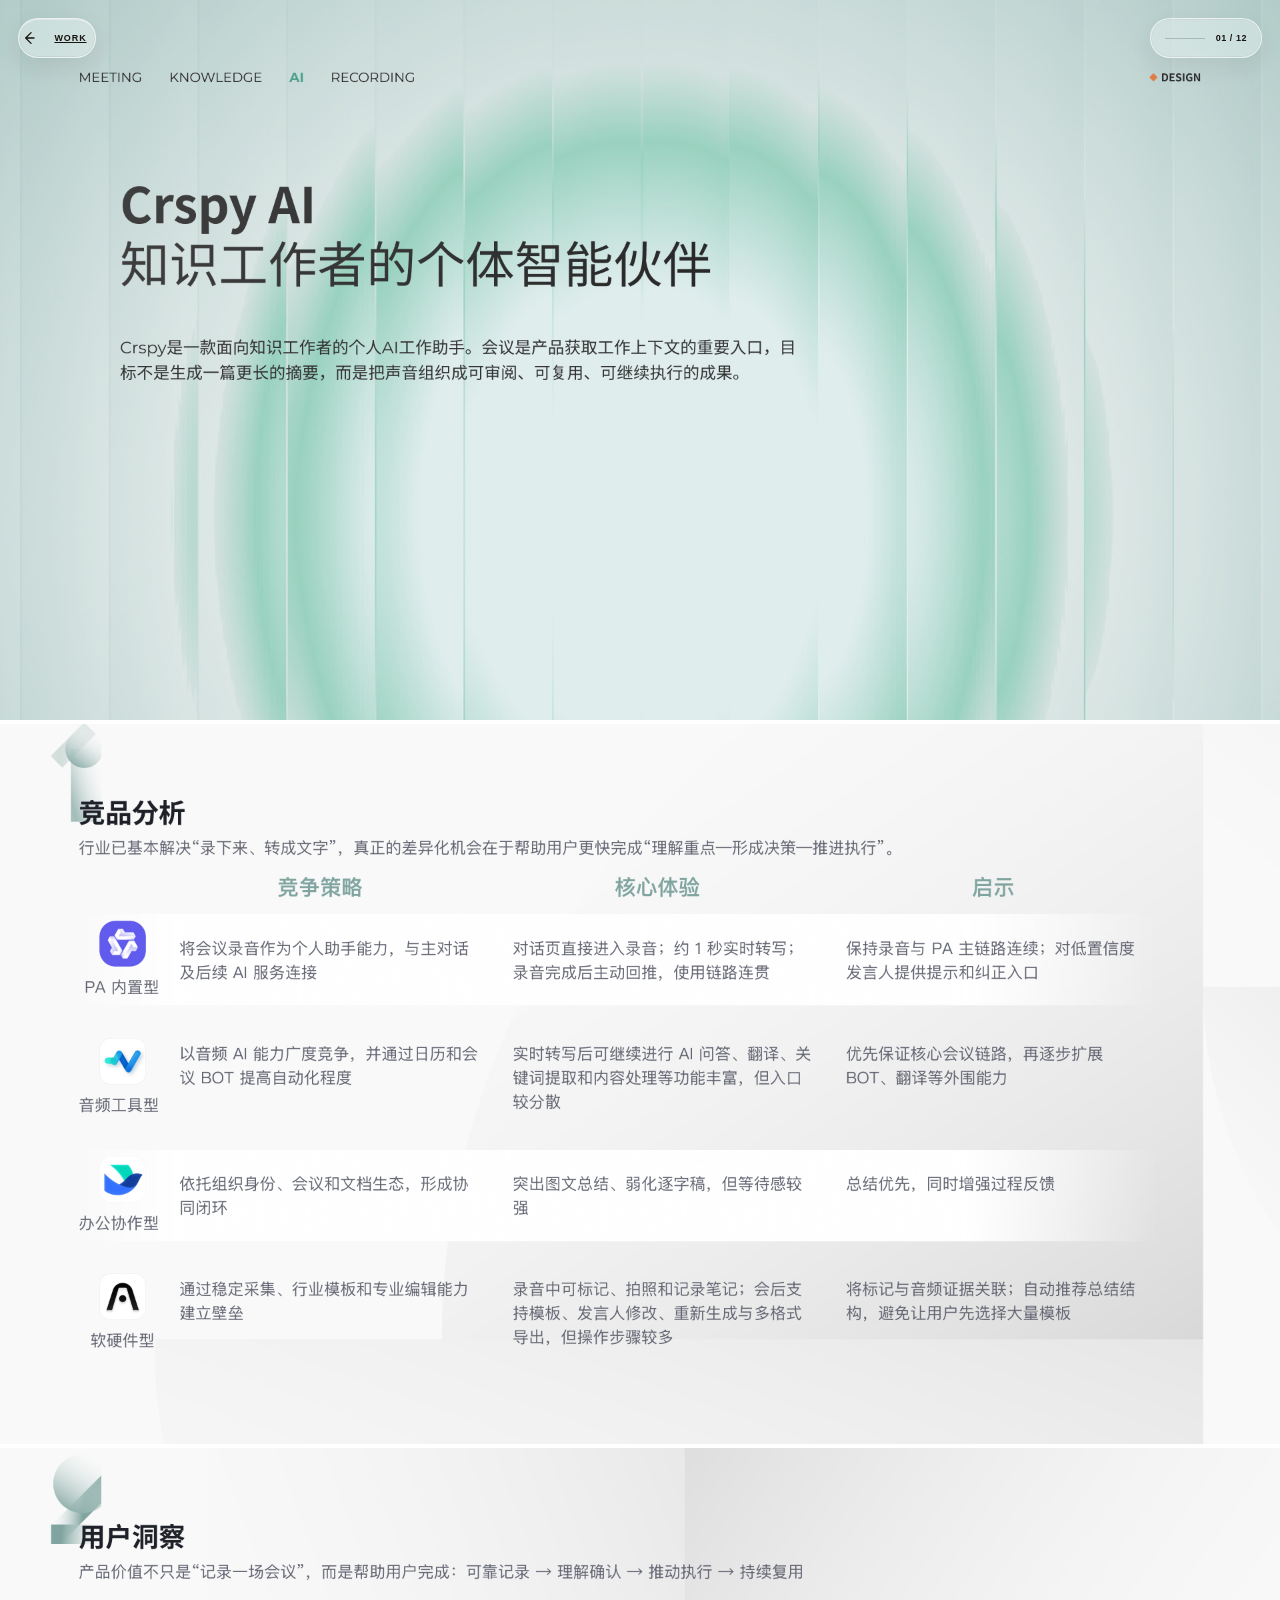
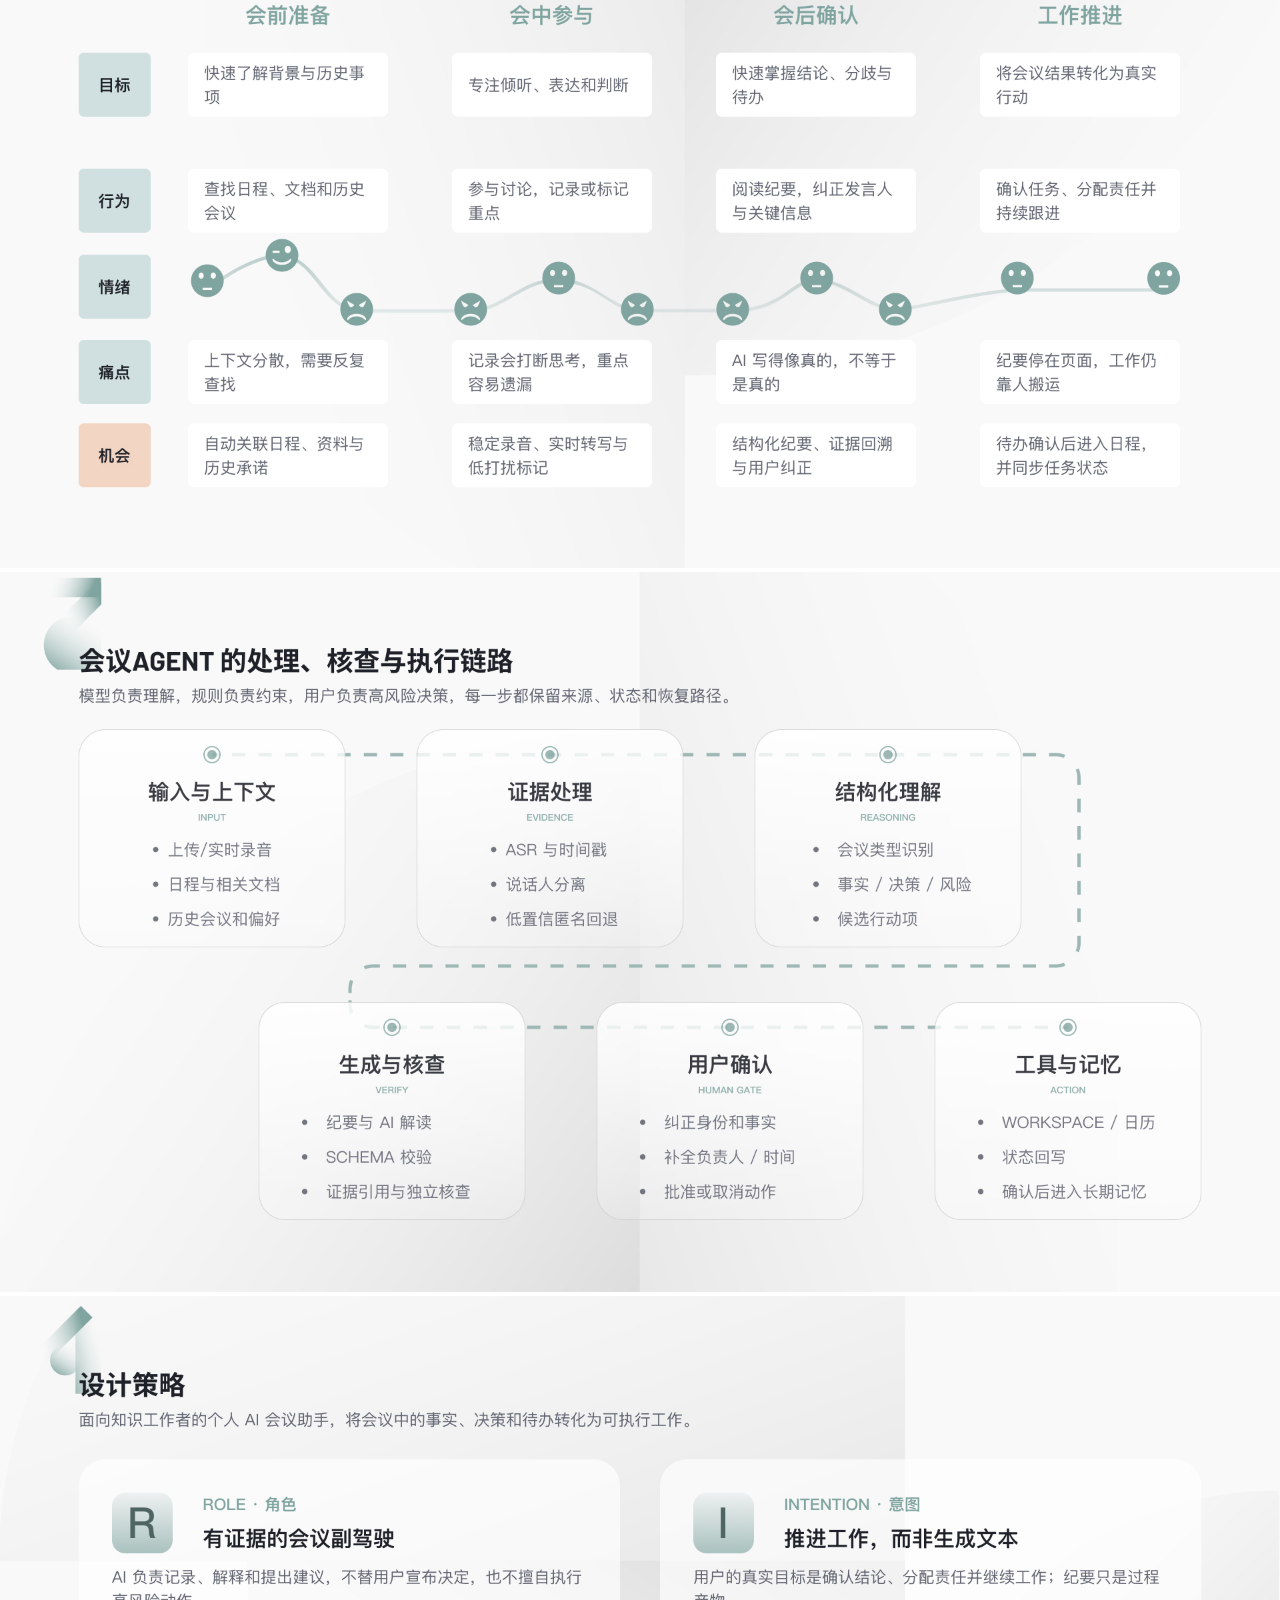
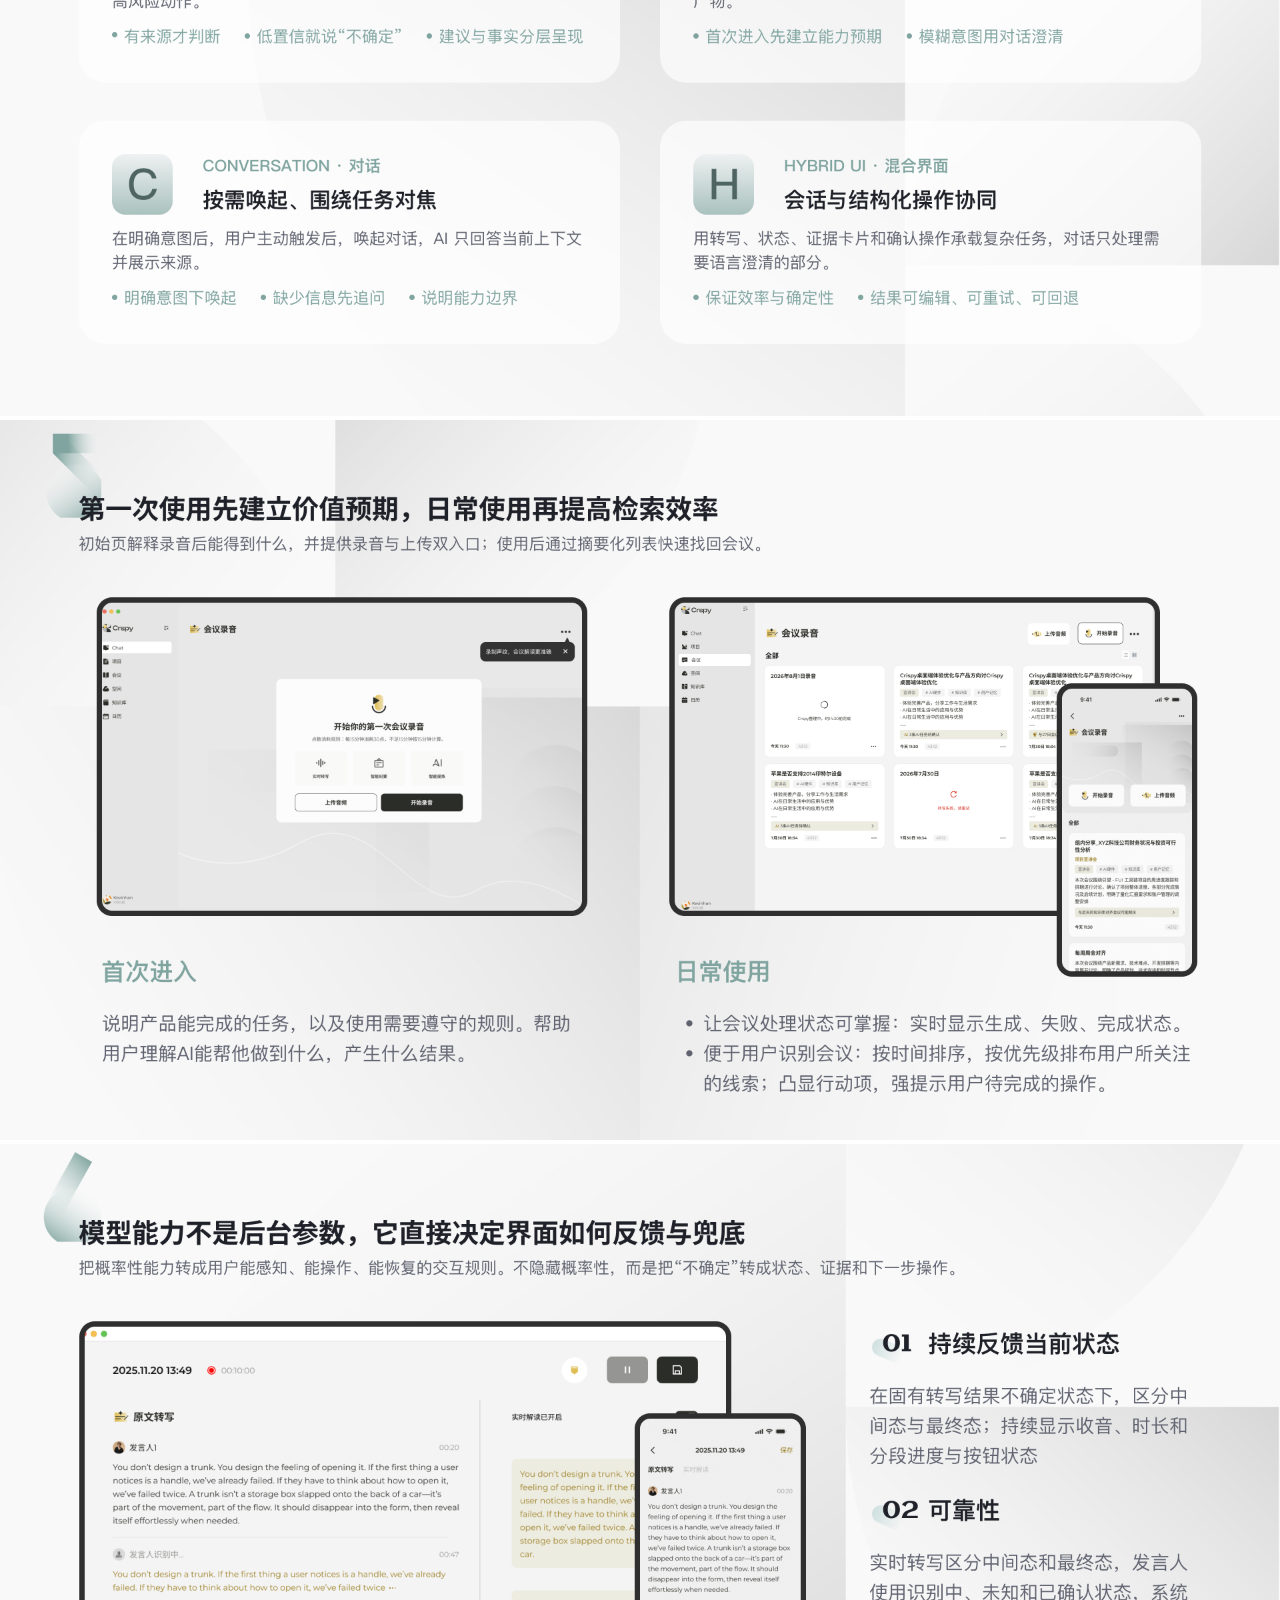
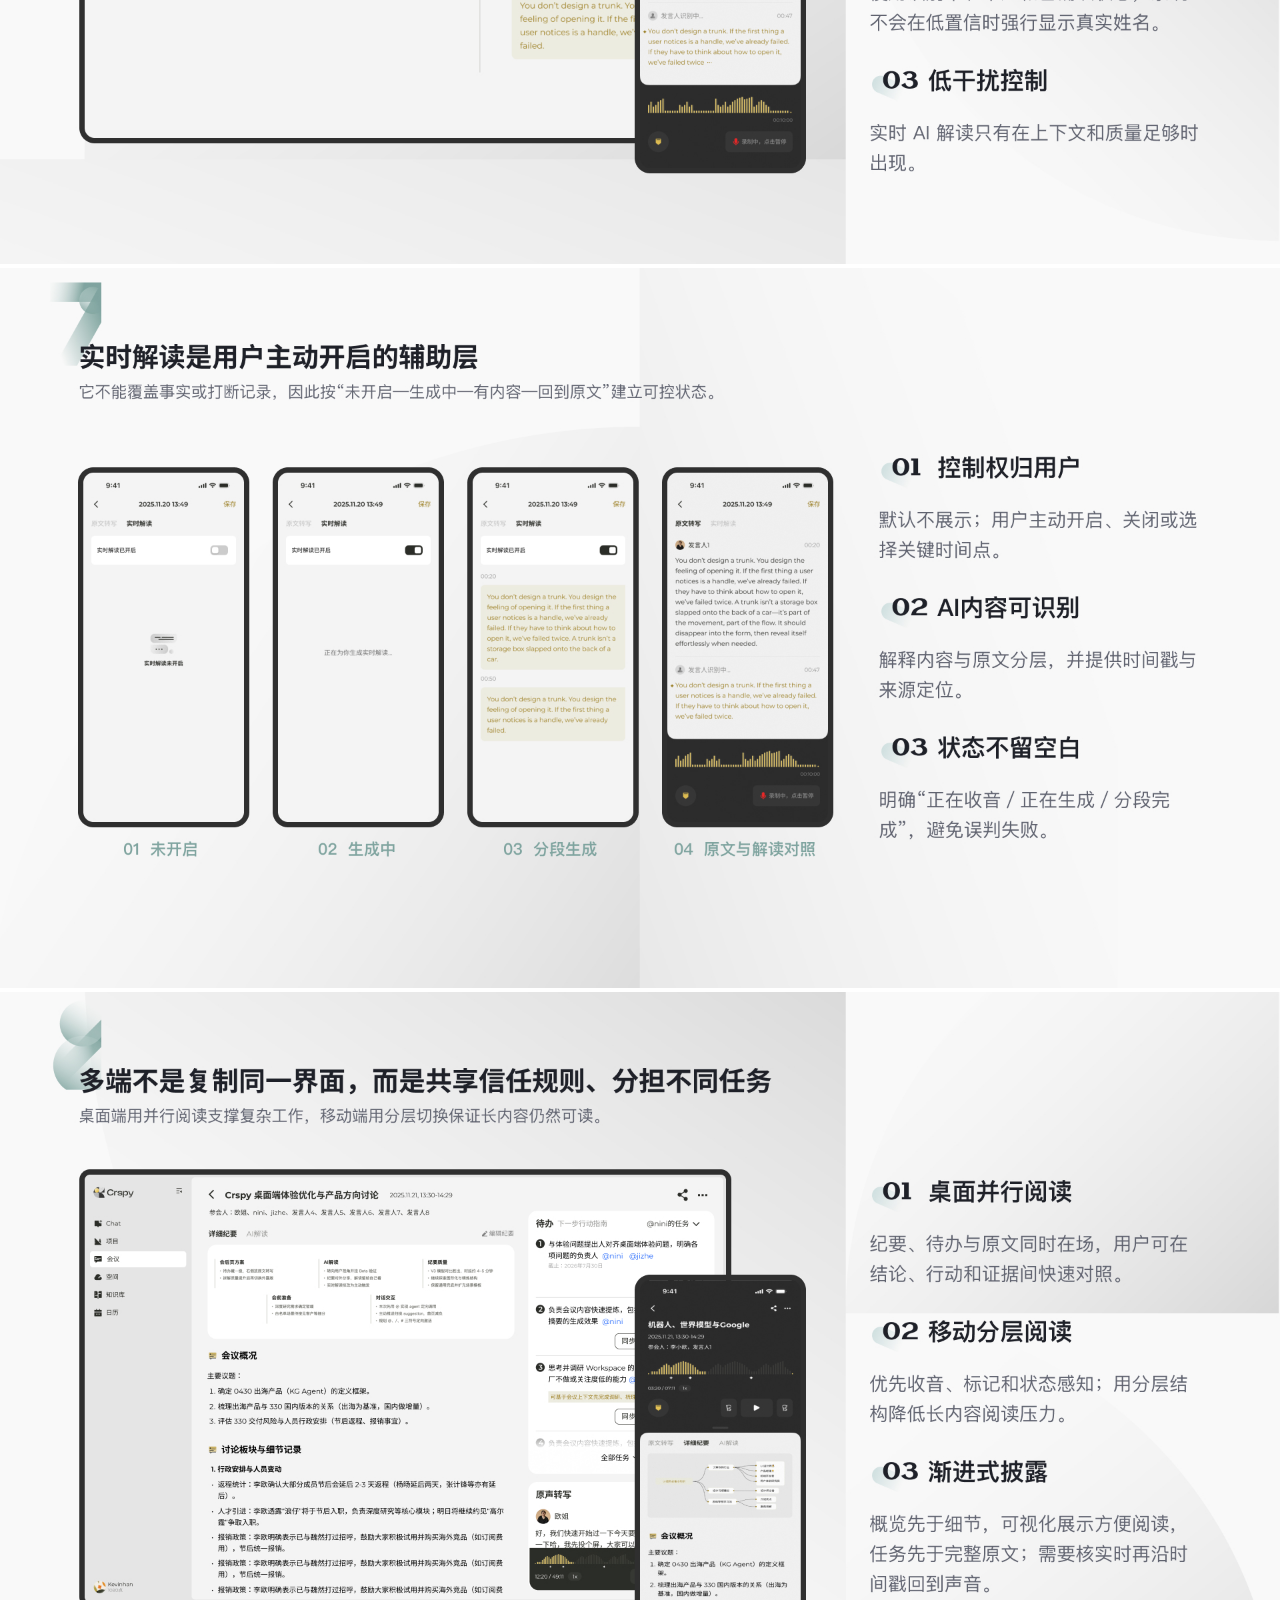
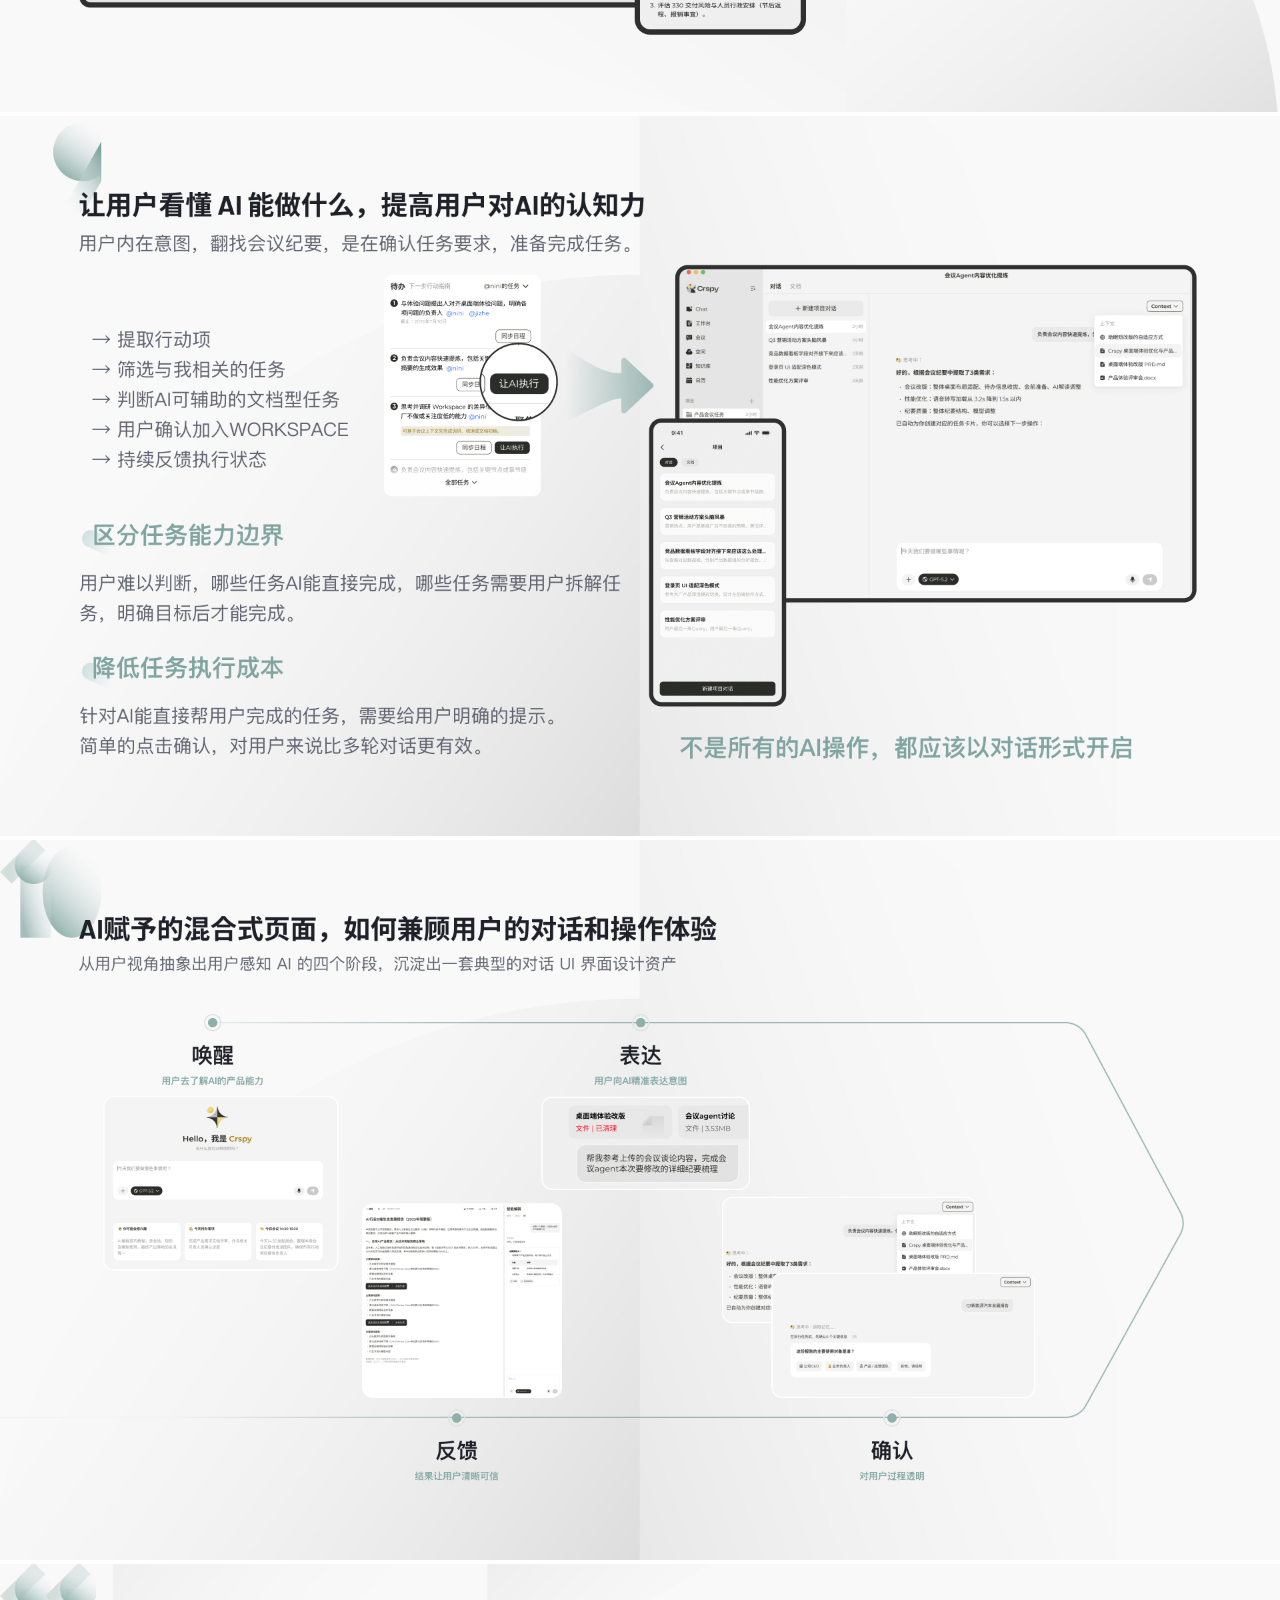
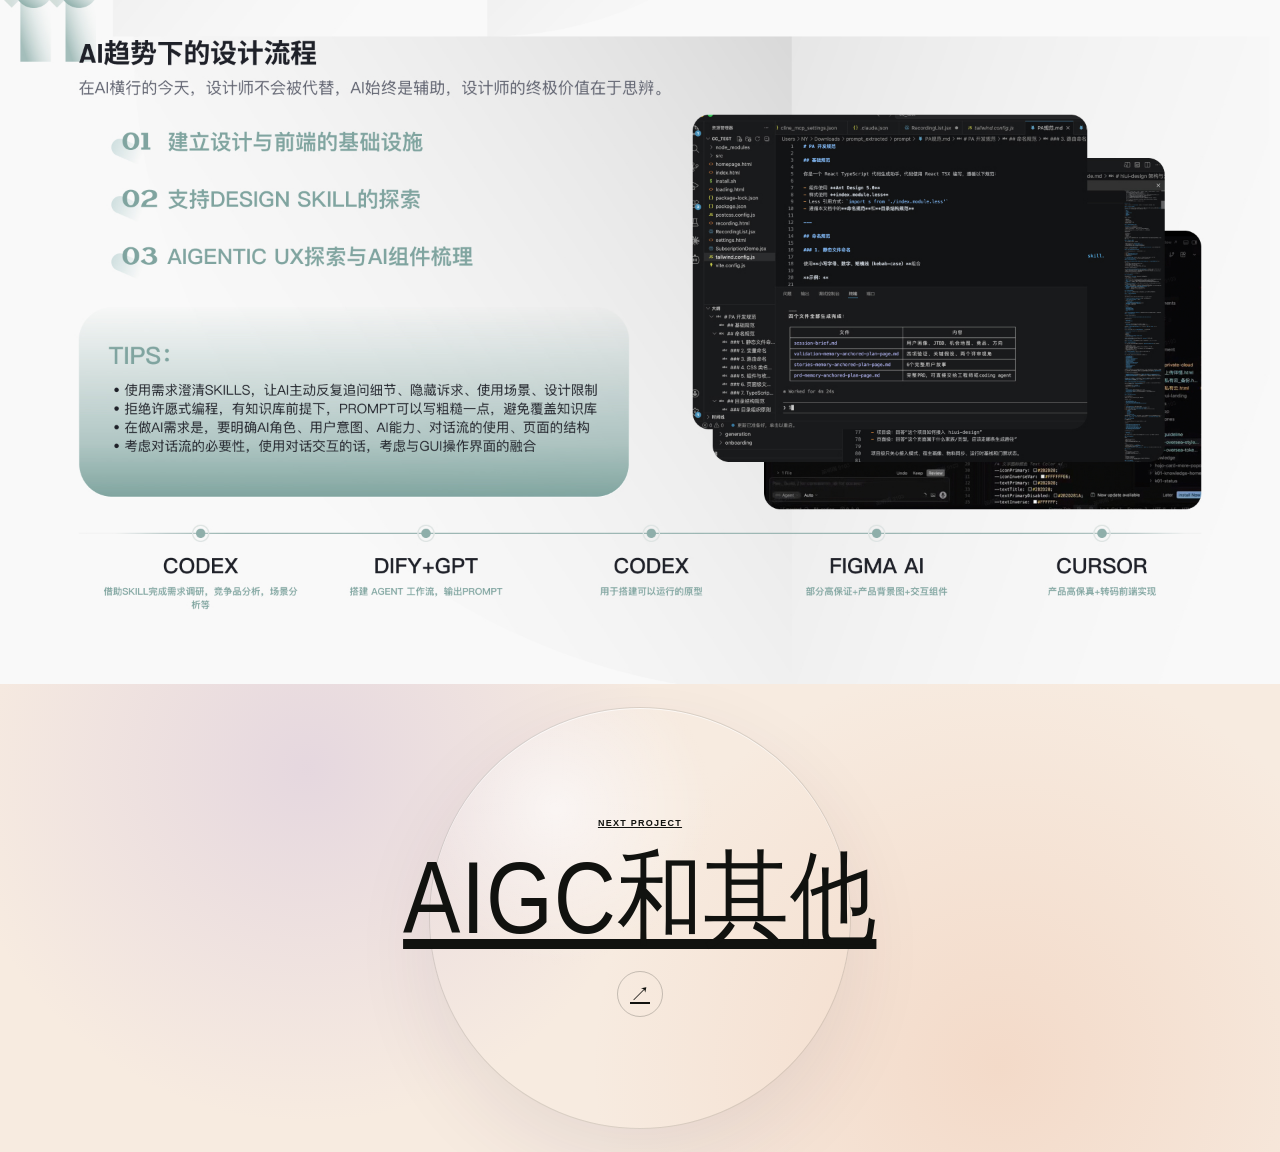
<file: project-crspy-meeting.html>
<!doctype html>
<html lang="zh-CN">
  <head>
    <meta charset="UTF-8" />
    <meta name="viewport" content="width=device-width, initial-scale=1" />
    <meta name="description" content="CRSPY AI 会议项目作品展示" />
    <meta name="theme-color" content="#ffffff" />
    <title>CRSPY AI会议｜YING NI DESIGNER</title>
    <link rel="stylesheet" href="project-posting.css?v=20261020-6" />
    <script src="project-navigation.js?v=20261020-3" defer></script>
  </head>
  <body>
    <a class="project-back" href="index.html#work" data-project-back aria-label="返回作品列表">
      <svg viewBox="0 0 24 24" aria-hidden="true"><path d="M14.5 5.5 8 12l6.5 6.5M8 12h10" /></svg>
    </a>
    <main class="project-story" aria-label="CRSPY AI 会议项目完整图集">
      <img src="reference-assets/projects/crspy-meeting/4.jpg" width="1920" height="1080" alt="CRSPY AI 会议项目第 4 页" fetchpriority="high" />
      <img src="reference-assets/projects/crspy-meeting/5.jpg" width="1920" height="1080" alt="CRSPY AI 会议项目第 5 页" loading="lazy" decoding="async" />
      <img src="reference-assets/projects/crspy-meeting/6.jpg" width="1920" height="1080" alt="CRSPY AI 会议项目第 6 页" loading="lazy" decoding="async" />
      <img src="reference-assets/projects/crspy-meeting/7.jpg" width="1920" height="1080" alt="CRSPY AI 会议项目第 7 页" loading="lazy" decoding="async" />
      <img src="reference-assets/projects/crspy-meeting/8.jpg" width="1920" height="1080" alt="CRSPY AI 会议项目第 8 页" loading="lazy" decoding="async" />
      <img src="reference-assets/projects/crspy-meeting/9.jpg" width="1920" height="1080" alt="CRSPY AI 会议项目第 9 页" loading="lazy" decoding="async" />
      <img src="reference-assets/projects/crspy-meeting/10.jpg" width="1920" height="1080" alt="CRSPY AI 会议项目第 10 页" loading="lazy" decoding="async" />
      <img src="reference-assets/projects/crspy-meeting/11.jpg" width="1920" height="1080" alt="CRSPY AI 会议项目第 11 页" loading="lazy" decoding="async" />
      <img src="reference-assets/projects/crspy-meeting/12.jpg" width="1920" height="1080" alt="CRSPY AI 会议项目第 12 页" loading="lazy" decoding="async" />
      <img src="reference-assets/projects/crspy-meeting/13.jpg" width="1920" height="1080" alt="CRSPY AI 会议项目第 13 页" loading="lazy" decoding="async" />
      <img src="reference-assets/projects/crspy-meeting/14.jpg" width="1920" height="1080" alt="CRSPY AI 会议项目第 14 页" loading="lazy" decoding="async" />
      <img src="reference-assets/projects/crspy-meeting/15.jpg" width="1920" height="1080" alt="CRSPY AI 会议项目第 15 页" loading="lazy" decoding="async" />
    </main>
  </body>
</html>
</file>
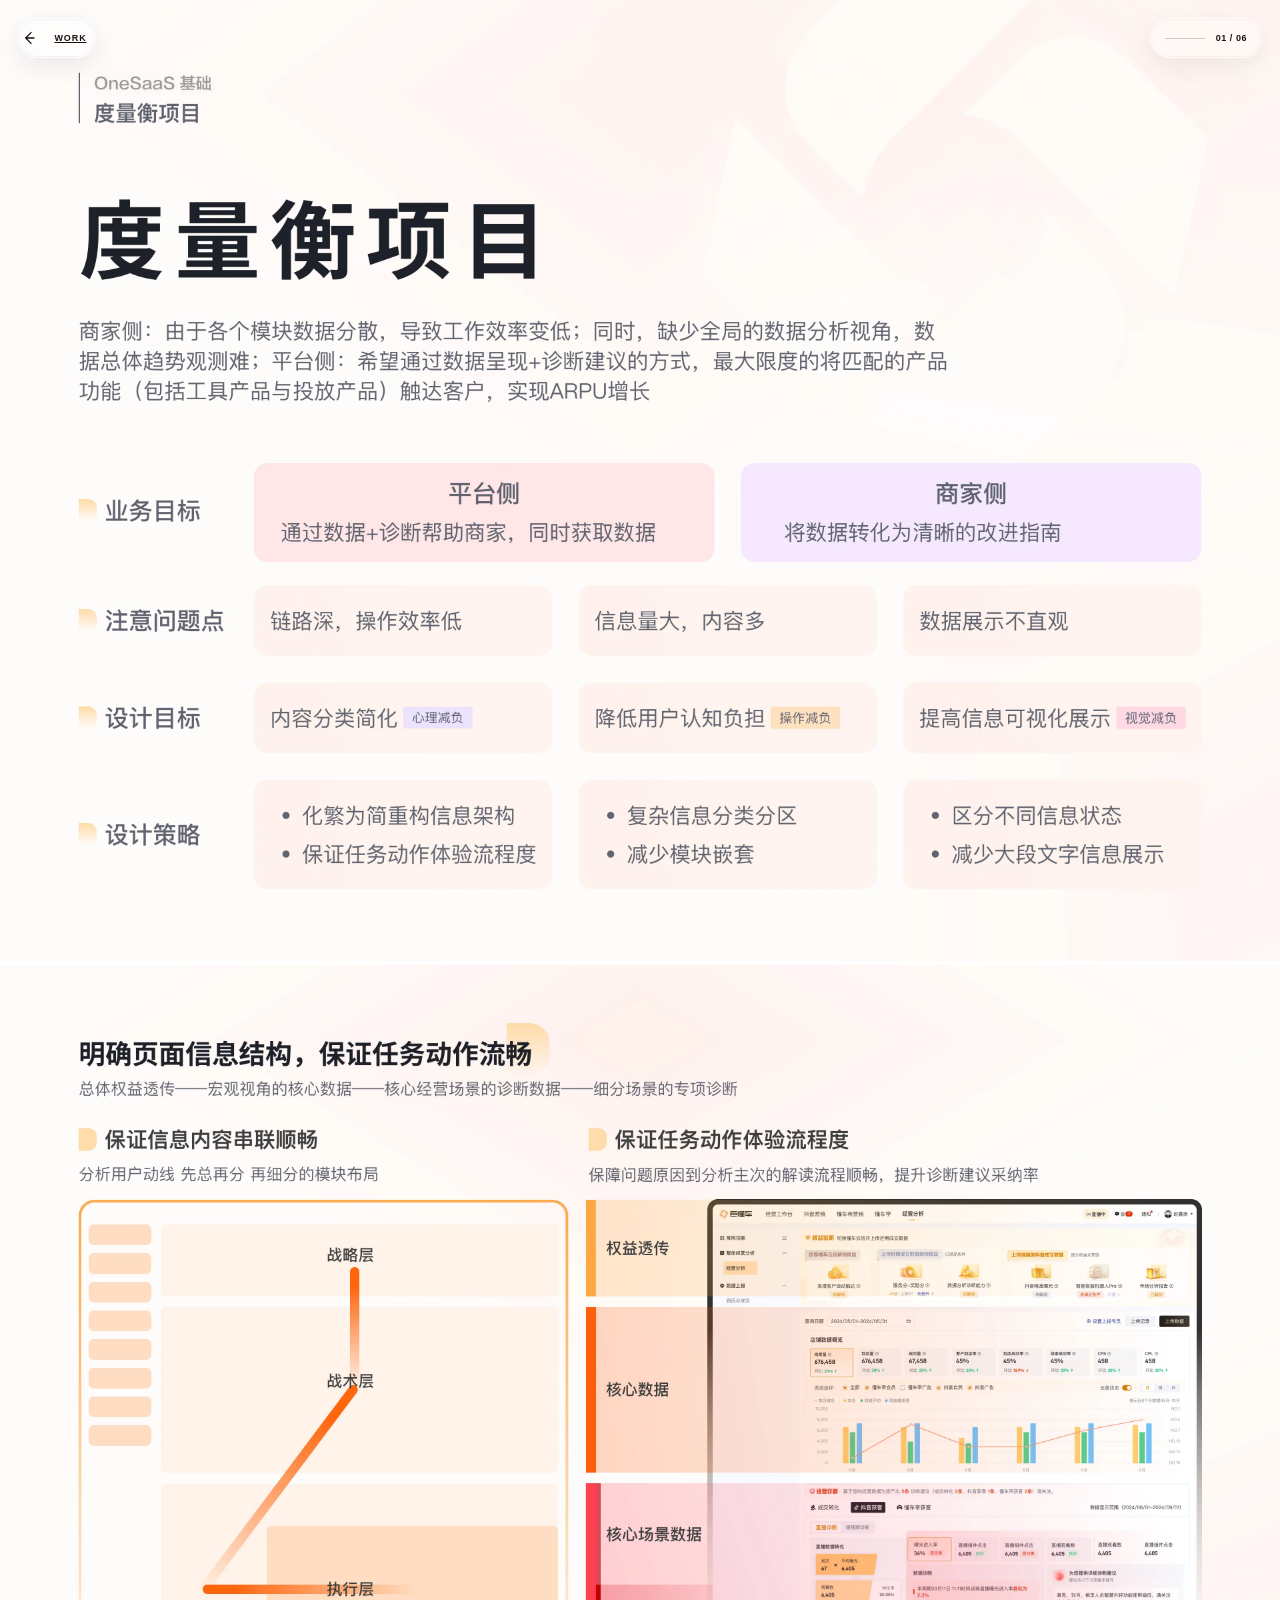
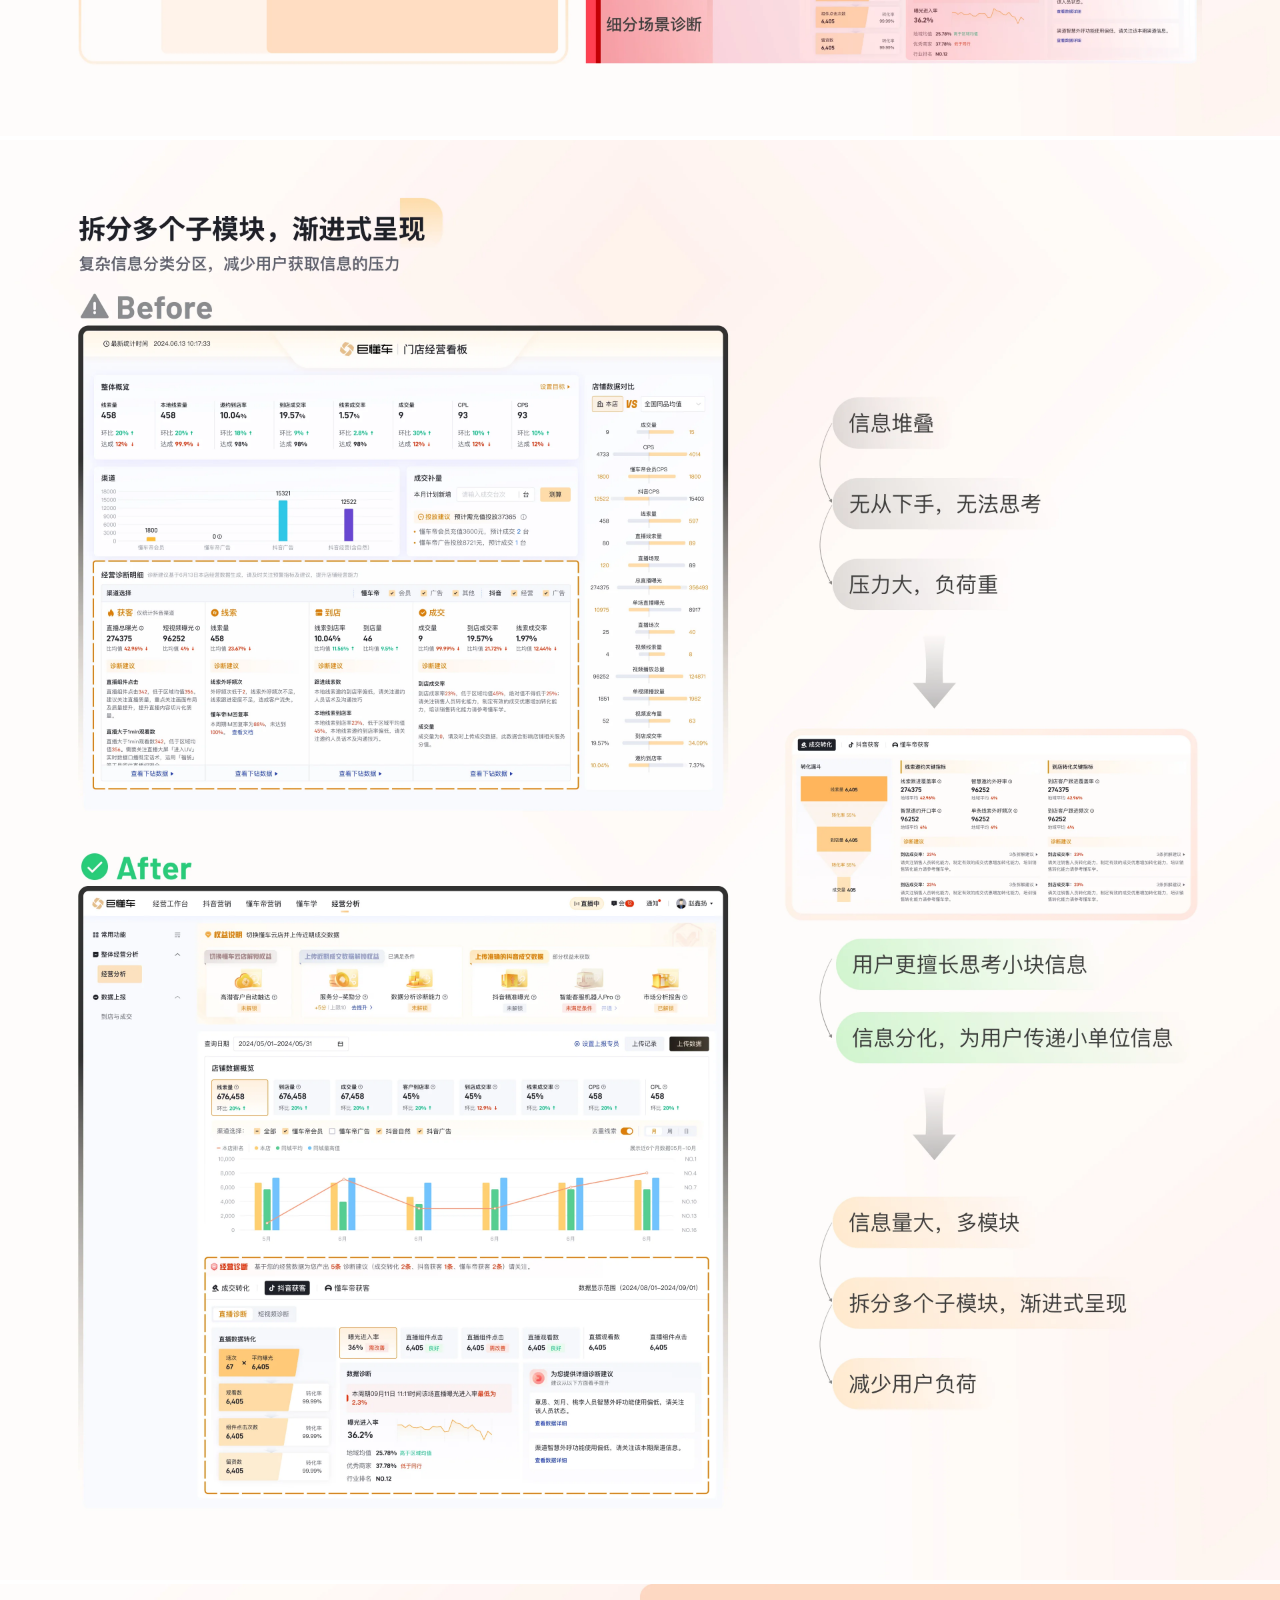
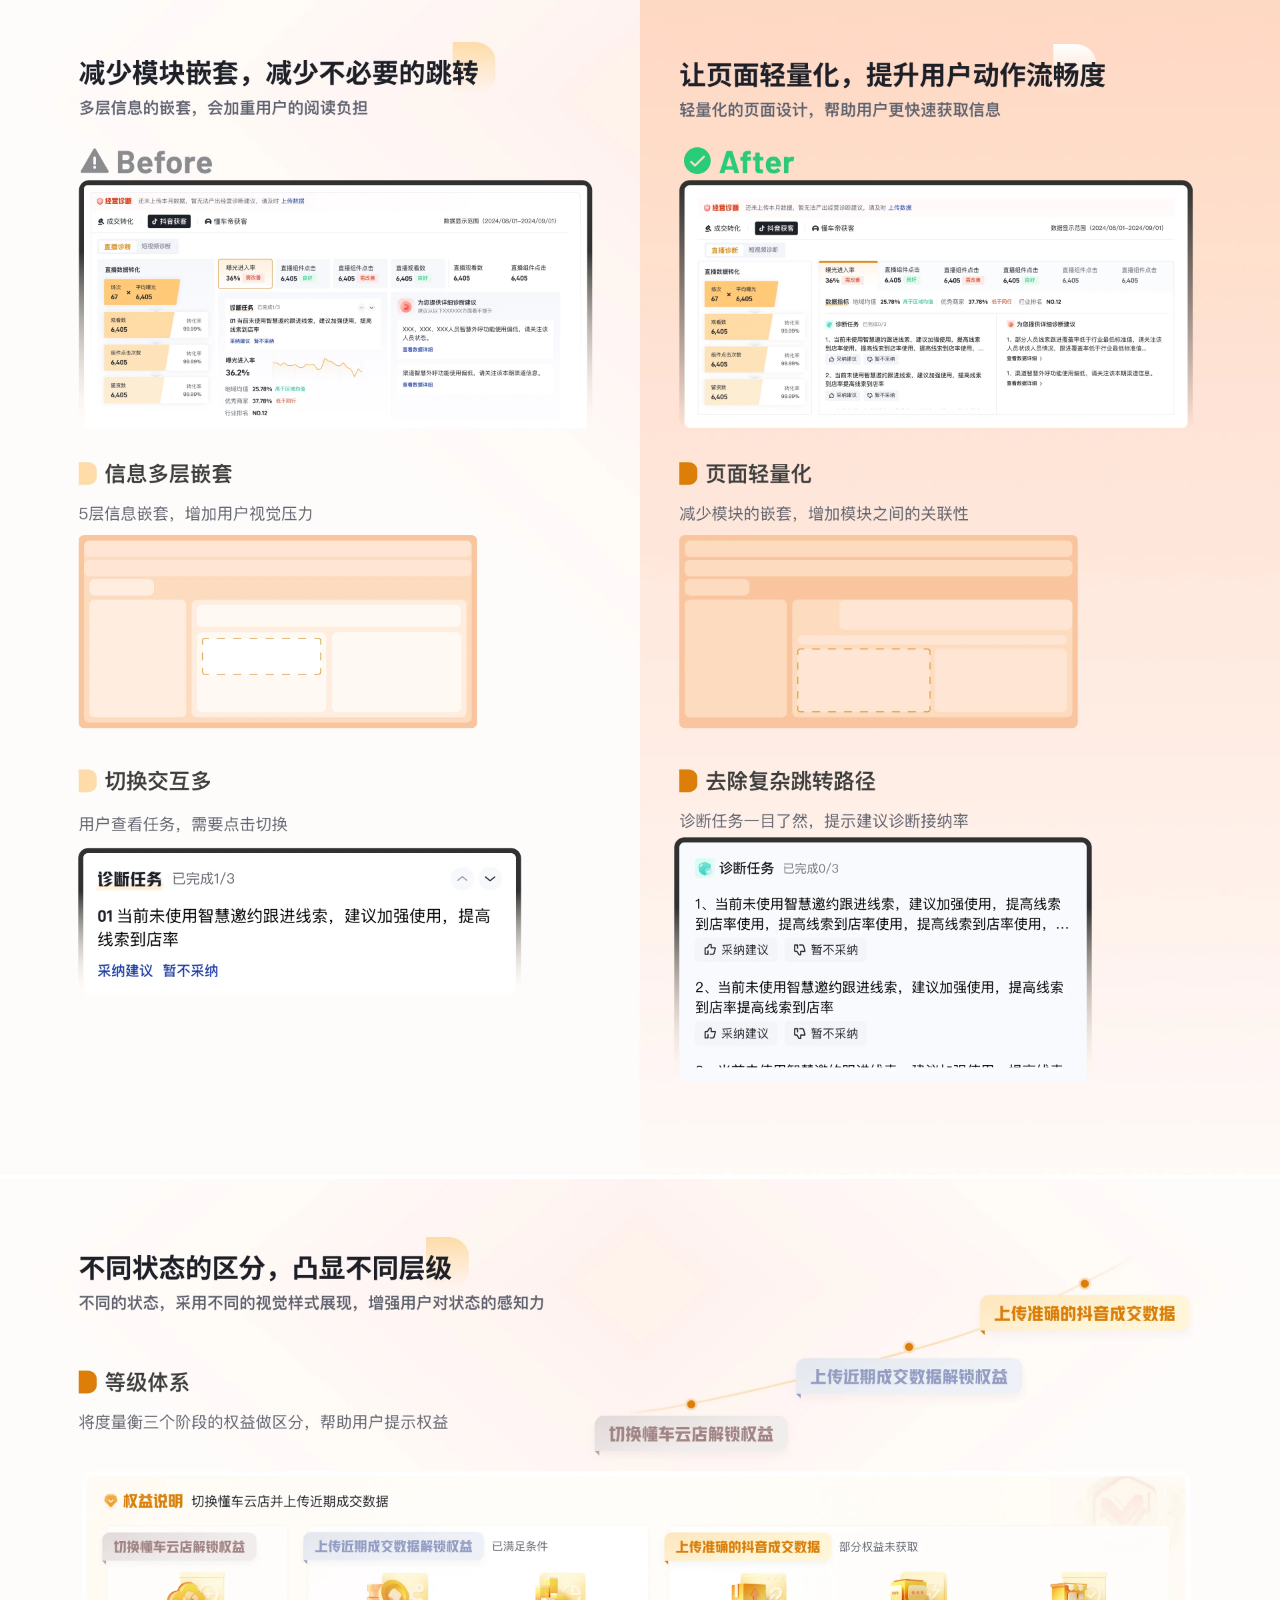
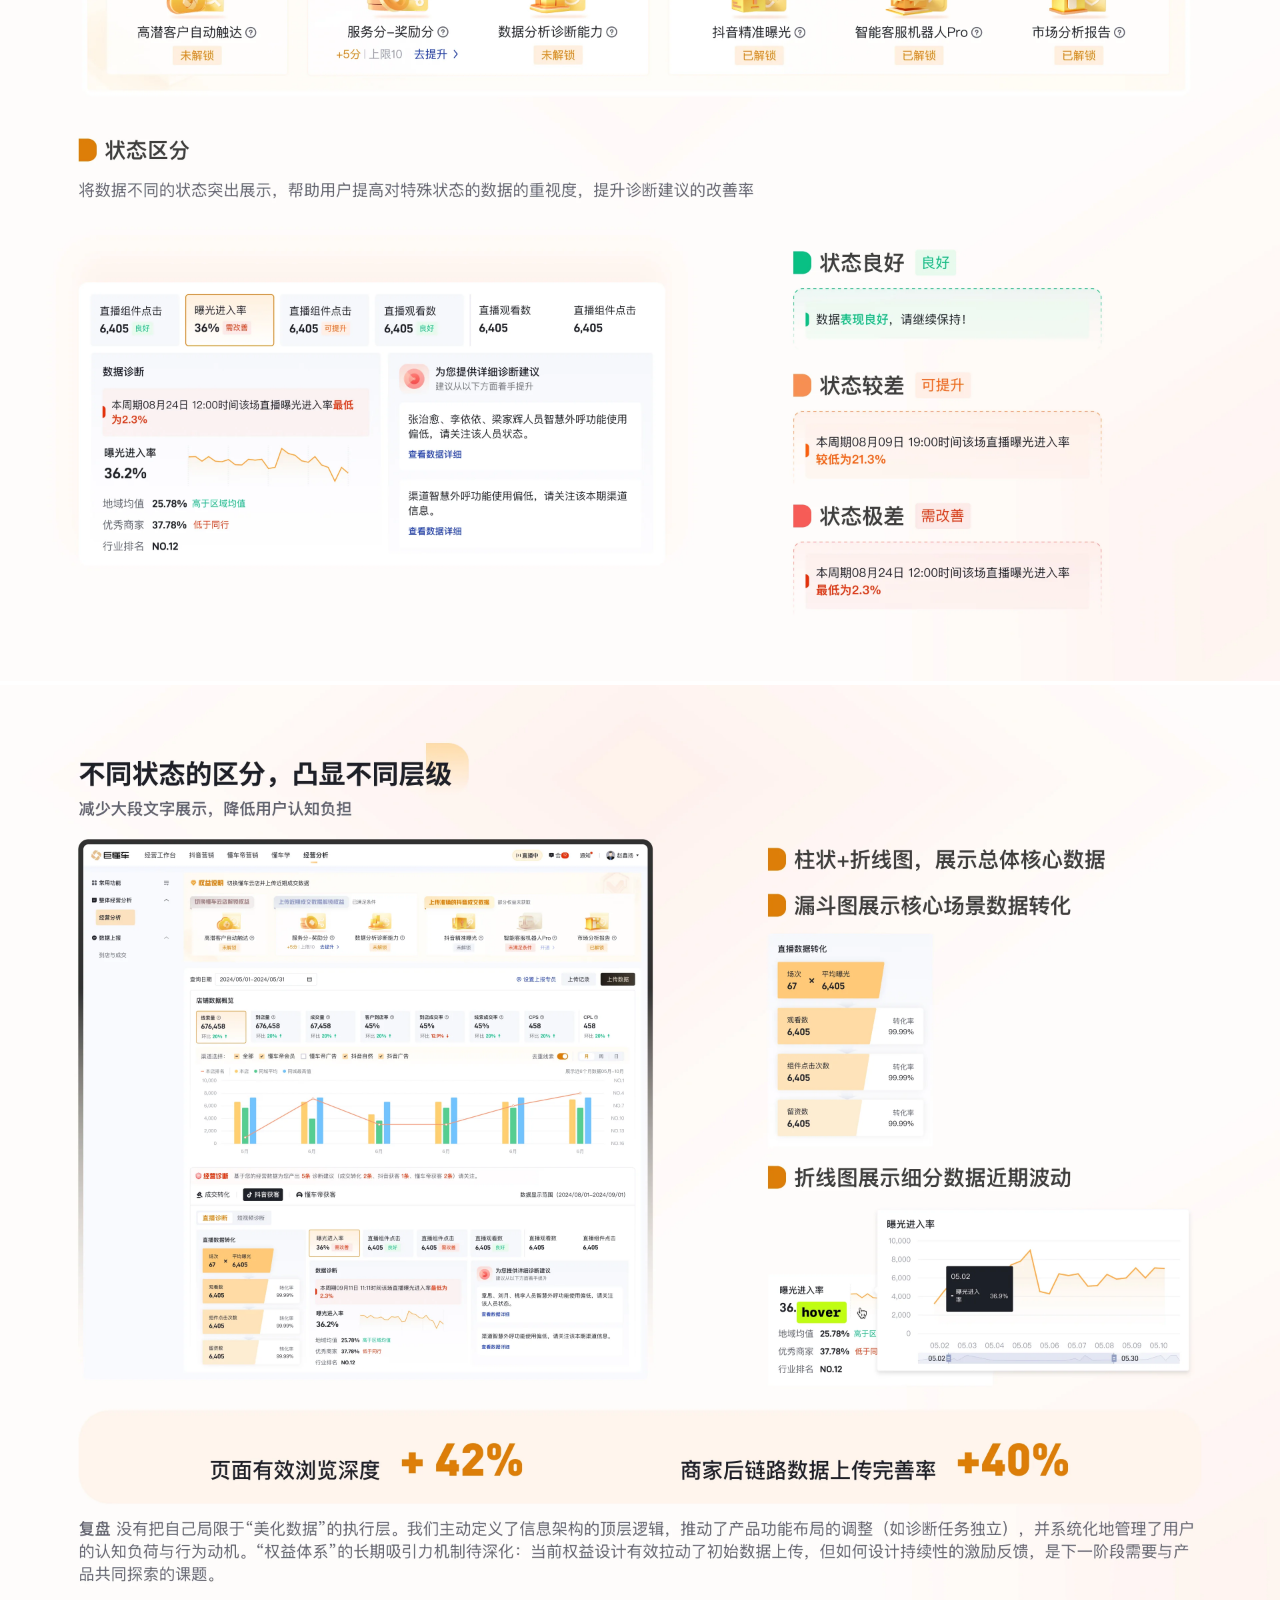
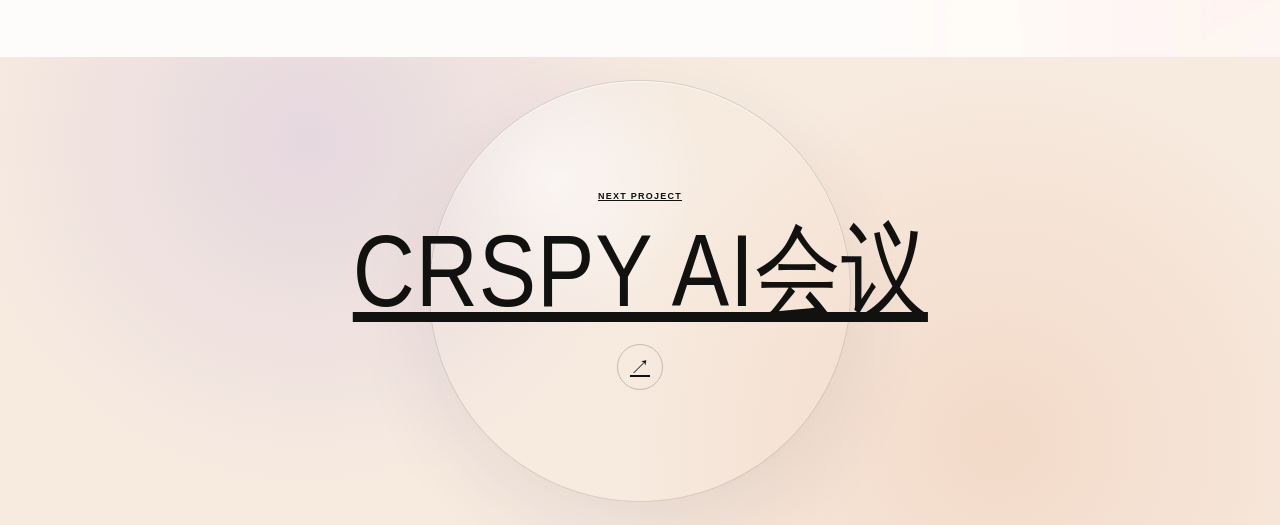
<file: project-metrics.html>
<!doctype html>
<html lang="zh-CN">
  <head>
    <meta charset="UTF-8" />
    <meta name="viewport" content="width=device-width, initial-scale=1" />
    <meta name="description" content="数据产品度量衡项目作品展示" />
    <meta name="theme-color" content="#ffffff" />
    <title>数据产品 度量衡｜YING NI DESIGNER</title>
    <link rel="stylesheet" href="project-posting.css?v=20261020-6" />
    <script src="project-navigation.js?v=20261020-3" defer></script>
  </head>
  <body>
    <a class="project-back" href="index.html#work" data-project-back aria-label="返回作品列表">
      <svg viewBox="0 0 24 24" aria-hidden="true"><path d="M14.5 5.5 8 12l6.5 6.5M8 12h10" /></svg>
    </a>
    <main class="project-story" aria-label="数据产品度量衡项目完整图集">
      <img src="reference-assets/projects/metrics/25.webp" width="3840" height="2884" alt="数据产品度量衡项目第 25 页" fetchpriority="high" />
      <img src="reference-assets/projects/metrics/26.webp" width="3840" height="2312" alt="数据产品度量衡项目第 26 页" loading="lazy" decoding="async" />
      <img src="reference-assets/projects/metrics/27.webp" width="3840" height="4320" alt="数据产品度量衡项目第 27 页" loading="lazy" decoding="async" />
      <img src="reference-assets/projects/metrics/28.webp" width="3840" height="3574" alt="数据产品度量衡项目第 28 页" loading="lazy" decoding="async" />
      <img src="reference-assets/projects/metrics/29.webp" width="3840" height="3306" alt="数据产品度量衡项目第 29 页" loading="lazy" decoding="async" />
      <img src="reference-assets/projects/metrics/30.webp" width="3840" height="2916" alt="数据产品度量衡项目第 30 页" loading="lazy" decoding="async" />
    </main>
  </body>
</html>
</file>
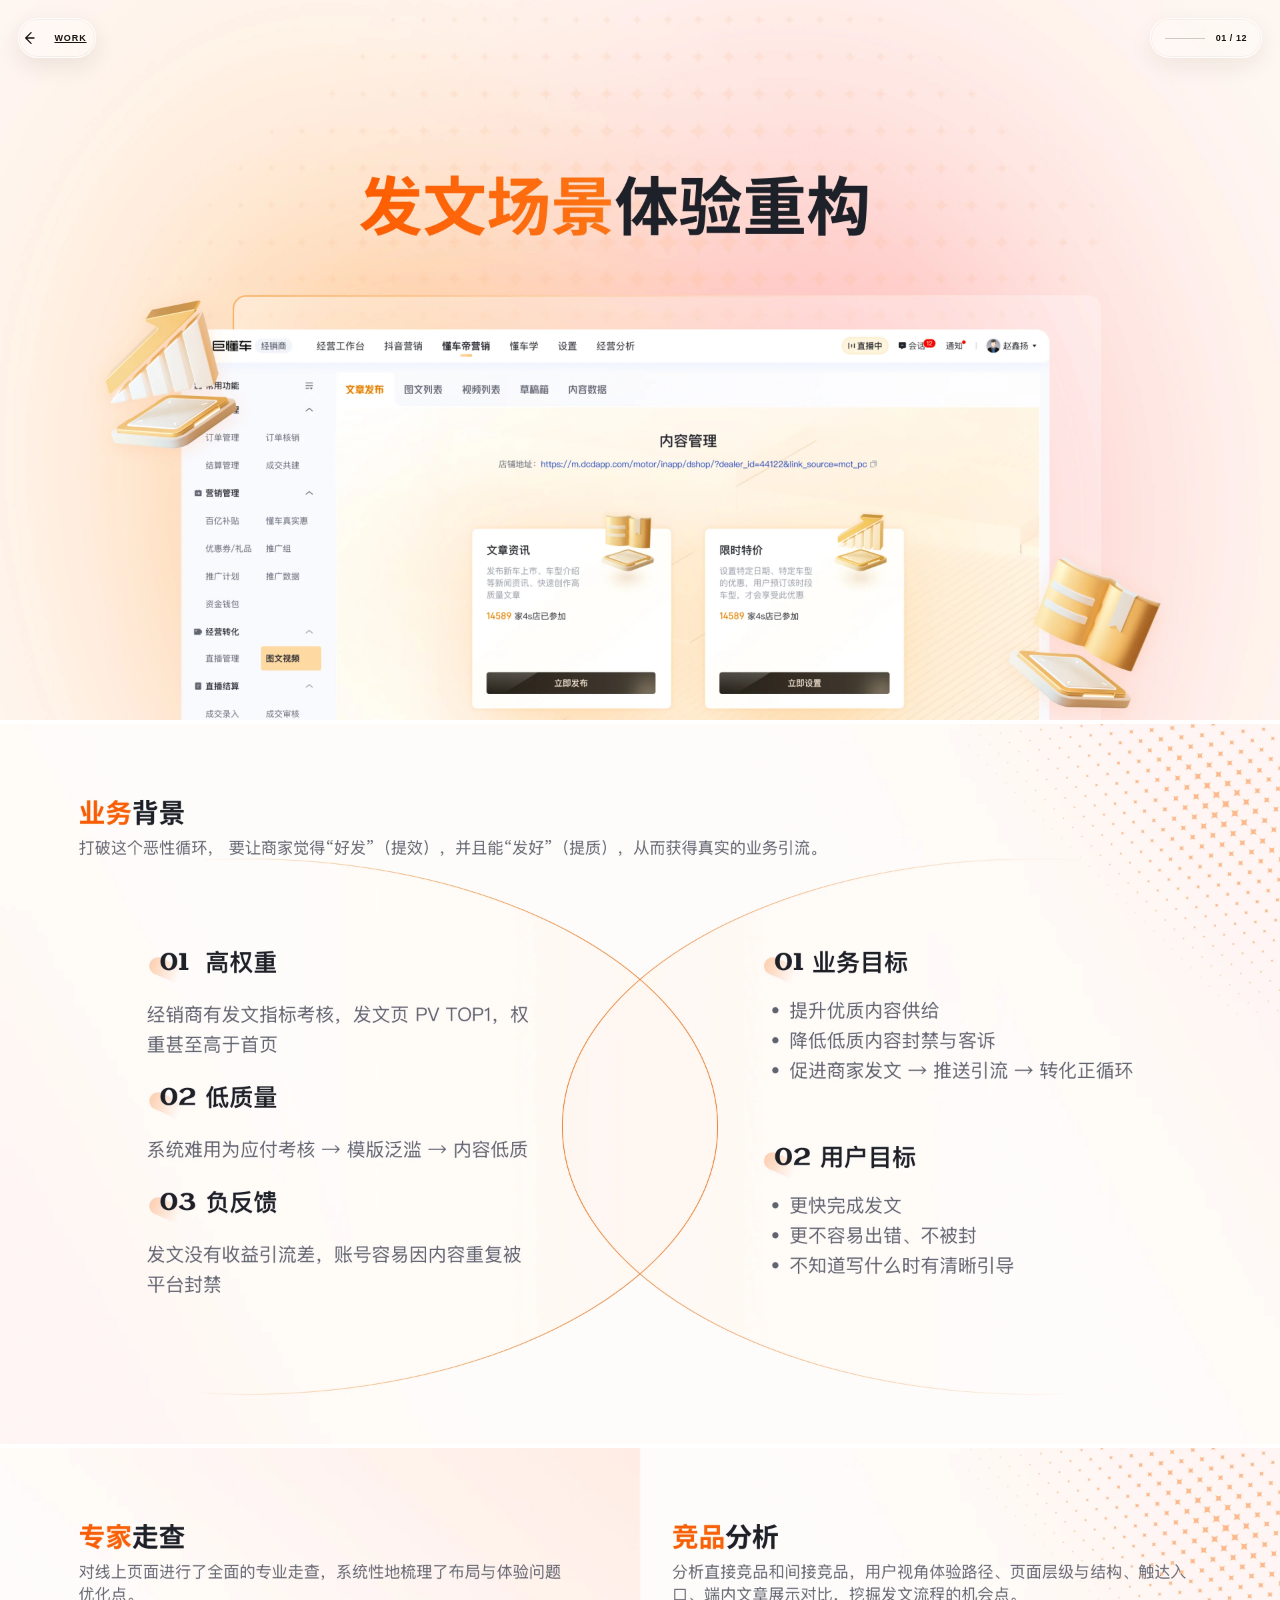
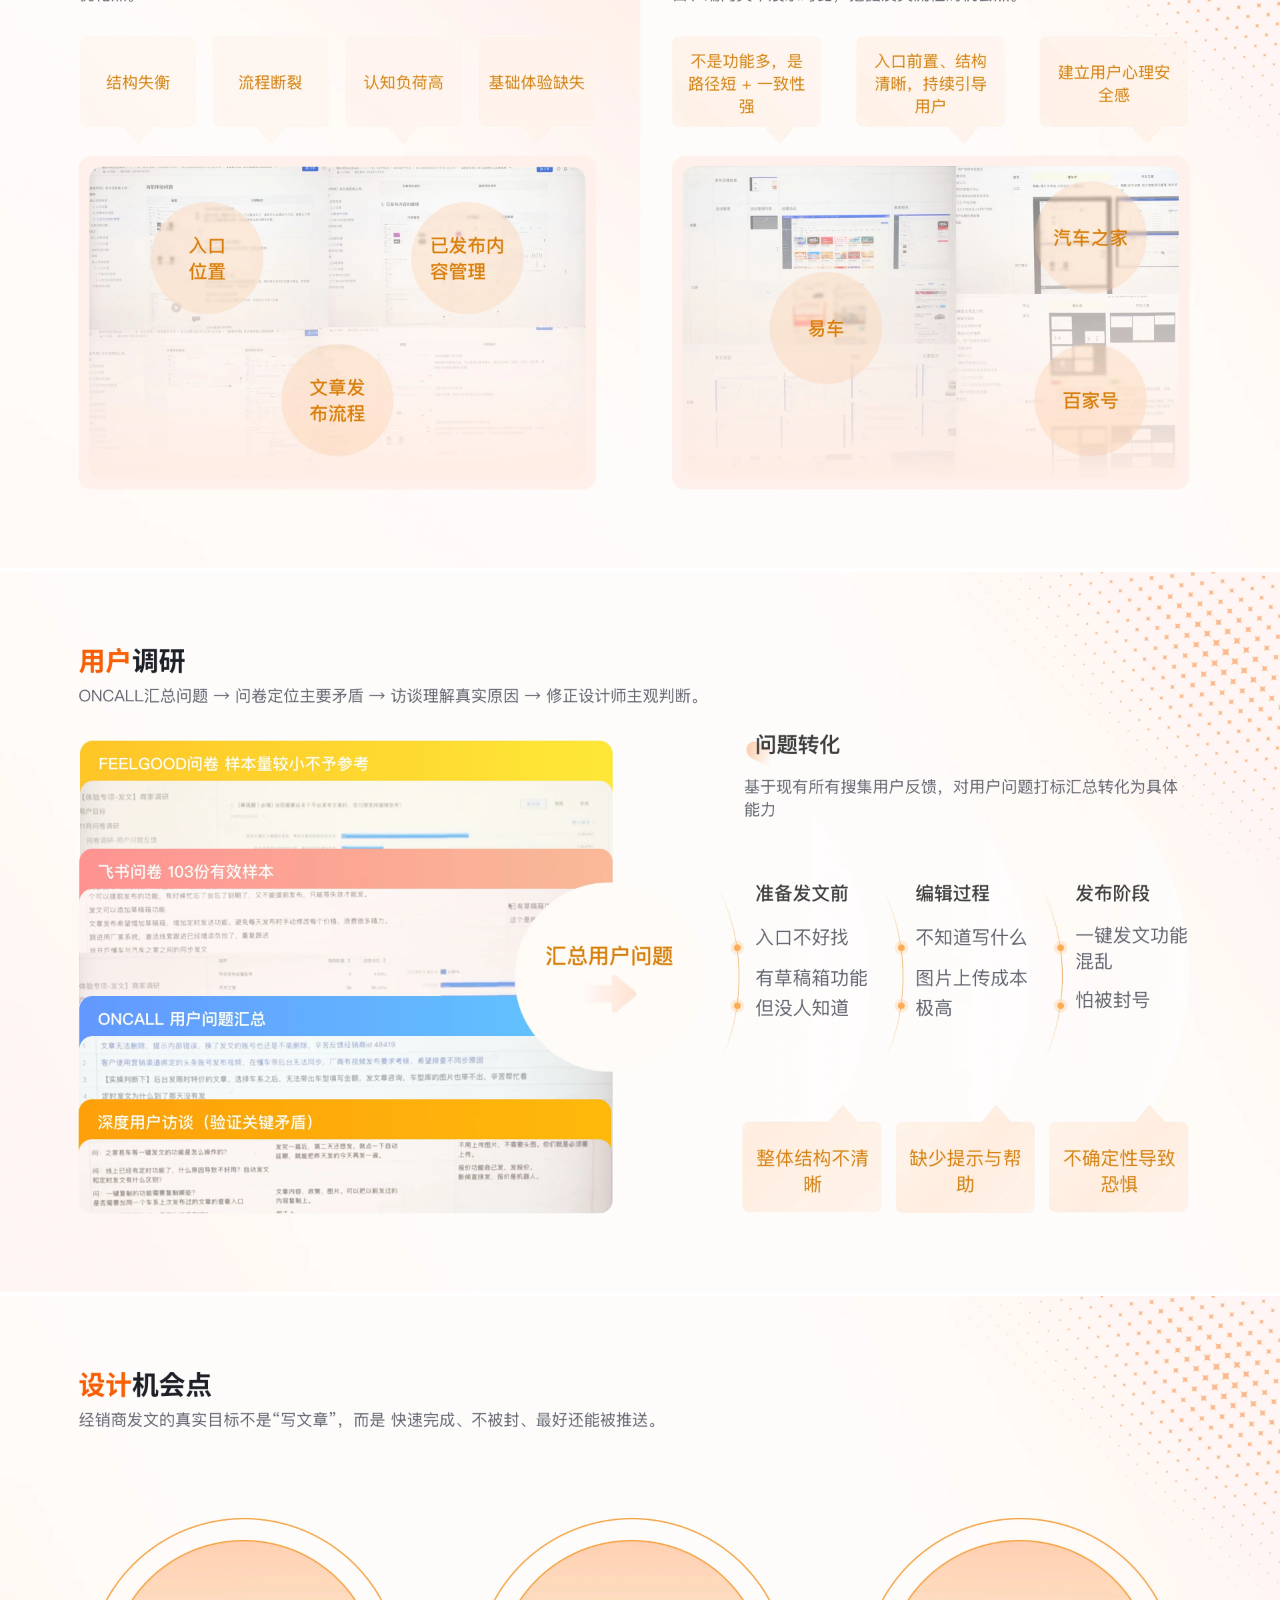
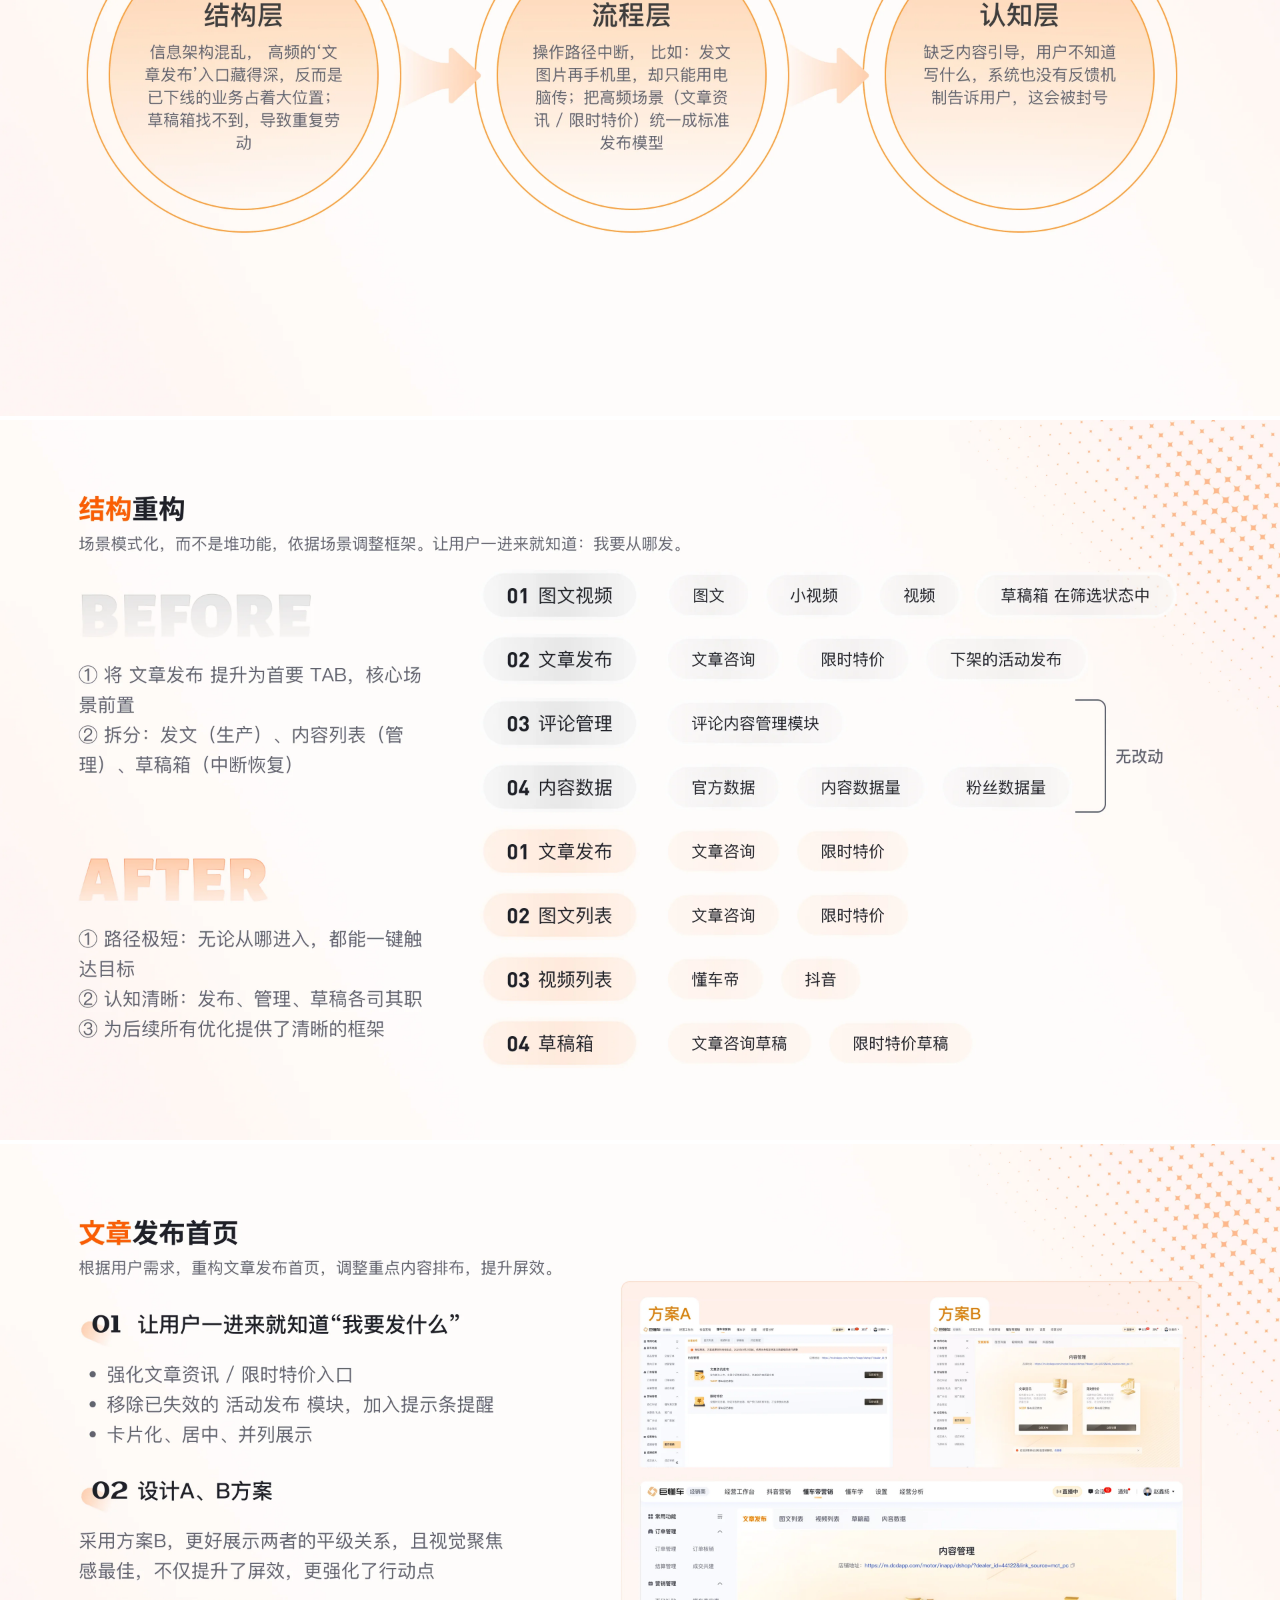
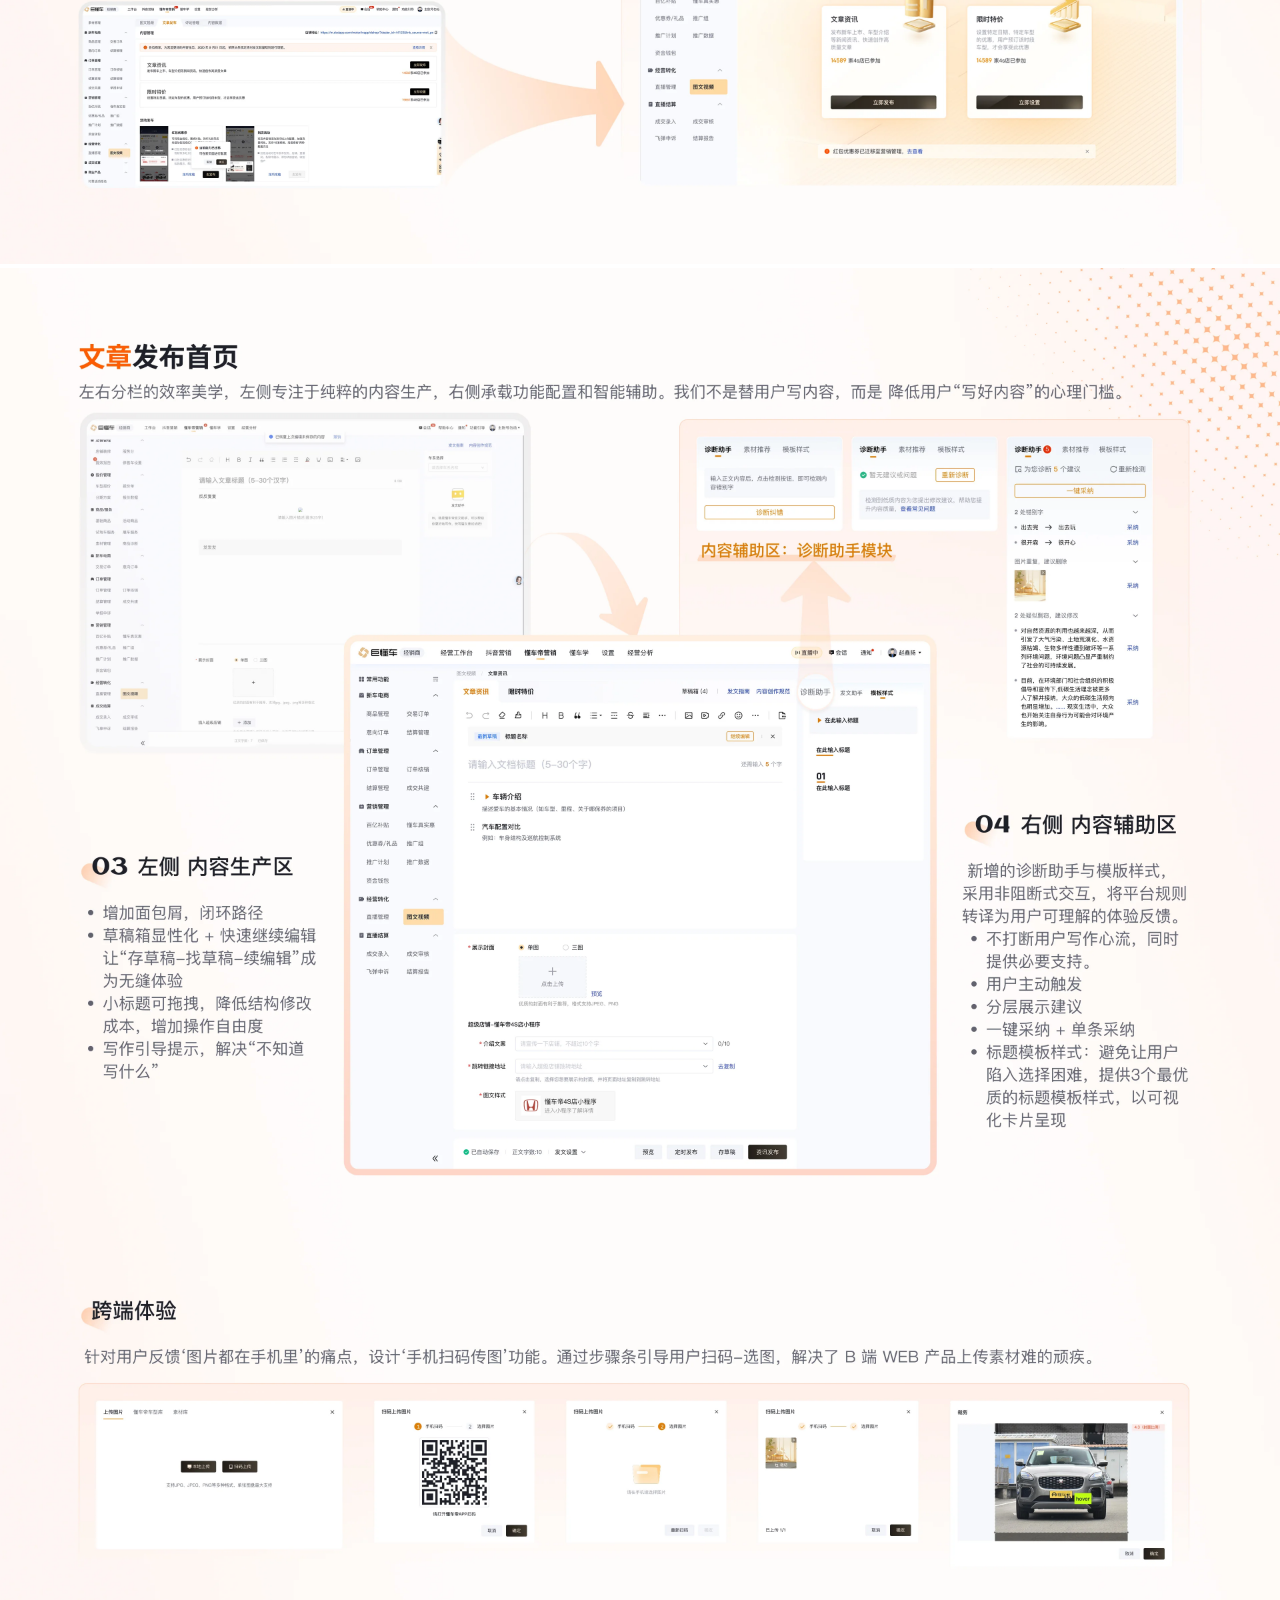
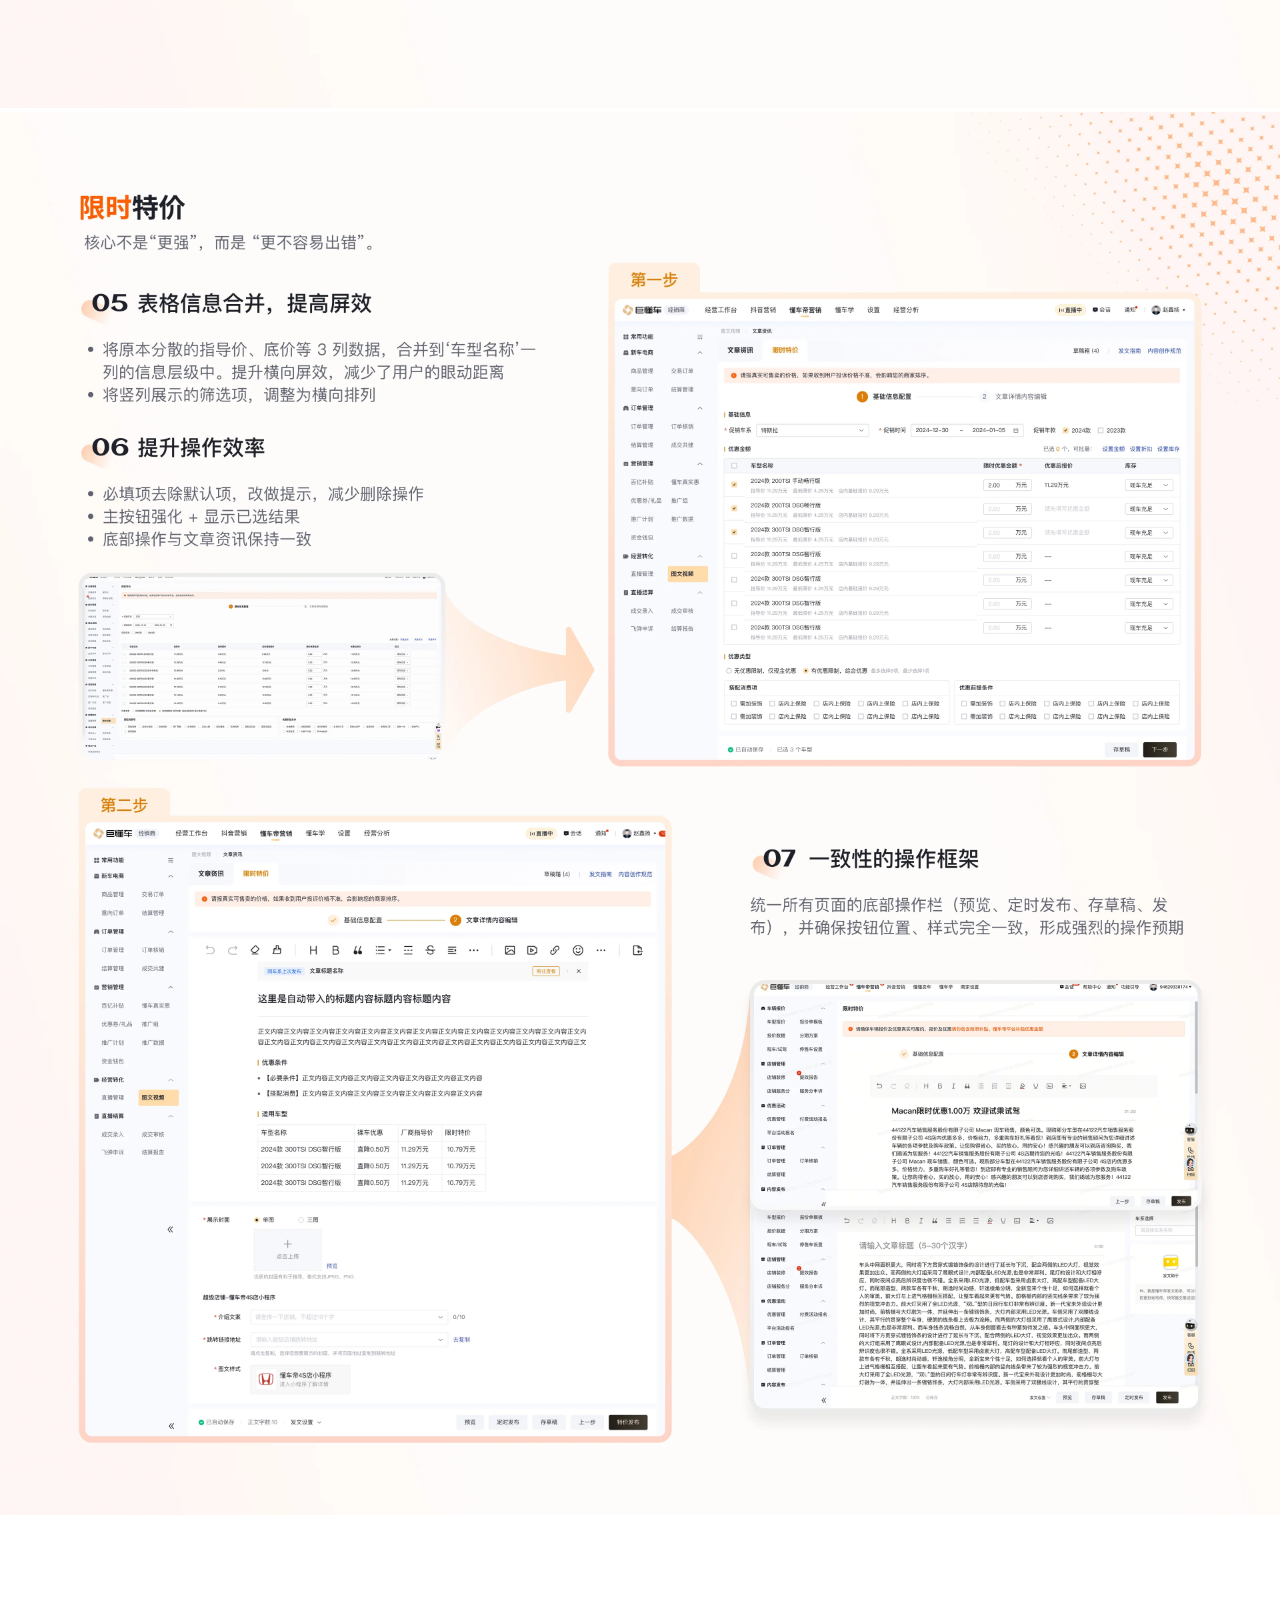
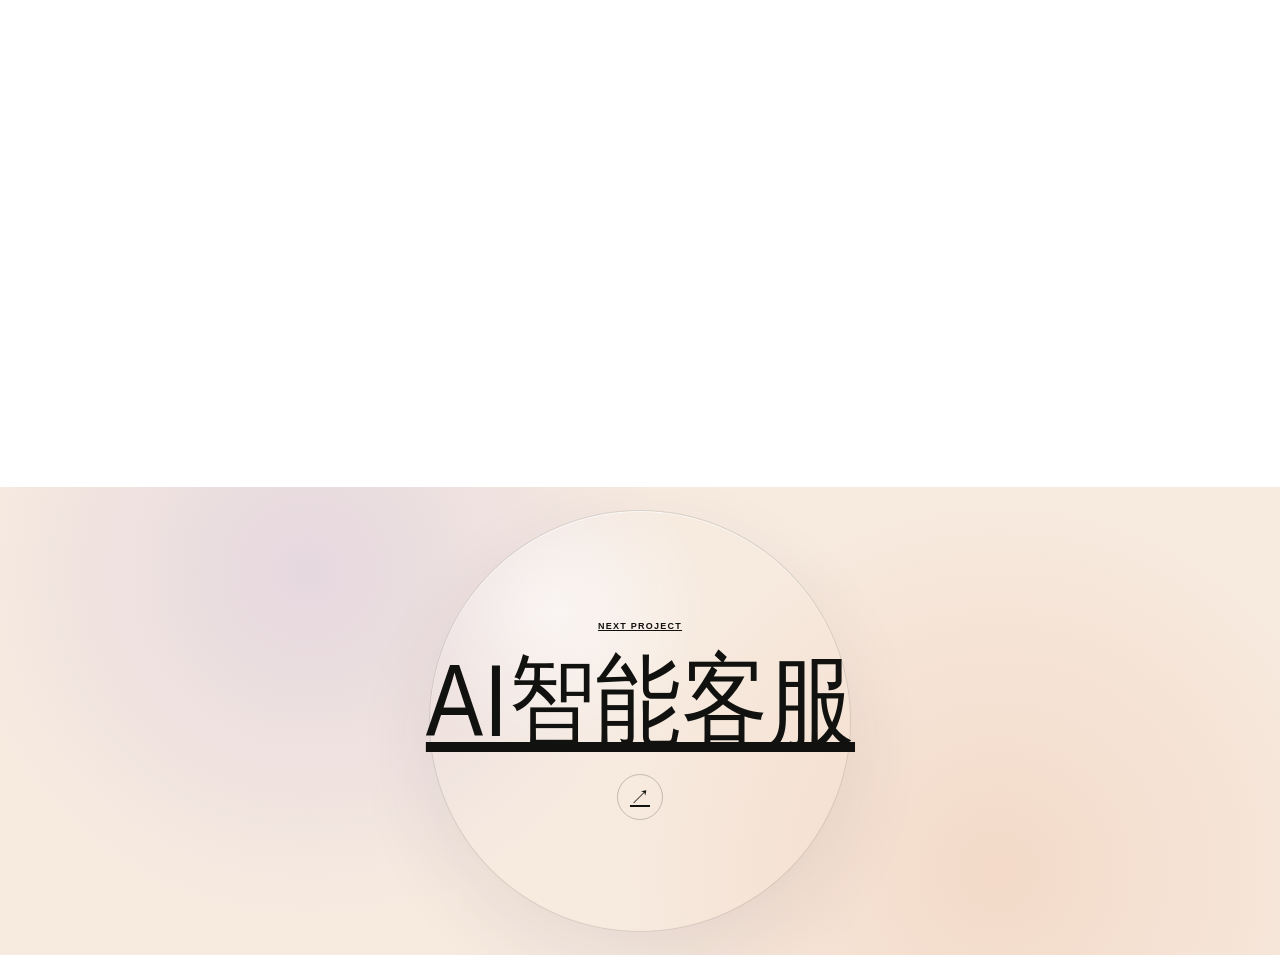
<file: project-posting.html>
<!doctype html>
<html lang="zh-CN">
  <head>
    <meta charset="UTF-8" />
    <meta name="viewport" content="width=device-width, initial-scale=1" />
    <meta name="description" content="发文体验重构项目作品展示" />
    <meta name="theme-color" content="#ffffff" />
    <title>发文体验重构｜YING NI DESIGNER</title>
    <link rel="stylesheet" href="project-posting.css?v=20261020-6" />
    <script src="project-navigation.js?v=20261020-3" defer></script>
  </head>
  <body>
    <a class="project-back" href="index.html#work" data-project-back aria-label="返回作品列表">
      <svg viewBox="0 0 24 24" aria-hidden="true"><path d="M14.5 5.5 8 12l6.5 6.5M8 12h10" /></svg>
    </a>
    <main class="project-story" aria-label="发文体验重构项目完整图集">
      <img src="reference-assets/projects/posting/04.webp" width="3840" height="2160" alt="发文体验重构项目第 4 页" fetchpriority="high" />
      <img src="reference-assets/projects/posting/05.webp" width="3840" height="2160" alt="发文体验重构项目第 5 页" loading="lazy" decoding="async" />
      <img src="reference-assets/projects/posting/06.webp" width="3840" height="2160" alt="发文体验重构项目第 6 页" loading="lazy" decoding="async" />
      <img src="reference-assets/projects/posting/07.webp" width="3840" height="2160" alt="发文体验重构项目第 7 页" loading="lazy" decoding="async" />
      <img src="reference-assets/projects/posting/08.webp" width="3840" height="2160" alt="发文体验重构项目第 8 页" loading="lazy" decoding="async" />
      <img src="reference-assets/projects/posting/09.webp" width="3840" height="2160" alt="发文体验重构项目第 9 页" loading="lazy" decoding="async" />
      <img src="reference-assets/projects/posting/10.webp" width="3840" height="2160" alt="发文体验重构项目第 10 页" loading="lazy" decoding="async" />
      <img src="reference-assets/projects/posting/11.webp" width="3840" height="4320" alt="发文体验重构项目第 11 页" loading="lazy" decoding="async" />
      <img src="reference-assets/projects/posting/12.webp" width="3840" height="4208" alt="发文体验重构项目第 12 页" loading="lazy" decoding="async" />
      <img src="reference-assets/projects/posting/13.webp" width="3840" height="2160" alt="发文体验重构项目第 13 页" loading="lazy" decoding="async" />
      <img src="reference-assets/projects/posting/14.webp" width="3840" height="2160" alt="发文体验重构项目第 14 页" loading="lazy" decoding="async" />
      <img src="reference-assets/projects/posting/15.webp" width="3840" height="2160" alt="发文体验重构项目第 15 页" loading="lazy" decoding="async" />
    </main>
  </body>
</html>
</file>
<file: styles.css>
@font-face {
  font-family: "Roslindale";
  src: url("reference-assets/fonts/Roslindale-DisplayCondensedLight.woff2") format("woff2");
  font-style: normal;
  font-weight: 350;
  font-display: swap;
}

@font-face {
  font-family: "GT America";
  src: url("reference-assets/fonts/GT-America-Extended-Medium.woff2") format("woff2");
  font-style: normal;
  font-weight: 300;
  font-display: swap;
}

@font-face {
  font-family: "Portfolio CN Light";
  src: url("reference-assets/fonts/Portfolio-CN-Light-subset.ttf") format("truetype");
  font-style: normal;
  font-weight: 300;
  font-display: swap;
}

:root {
  --paper: #f4eae1;
  --ink: #080808;
  --line: #e7e4e0;
  --display: "Roslindale", "Bodoni 72", Didot, "Times New Roman", serif;
  --sans: "GT America", "Arial Narrow", Arial, sans-serif;
}

* { box-sizing: border-box; }
html {
  scroll-behavior: smooth;
  scrollbar-width: none;
}
html::-webkit-scrollbar { display: none; }
body {
  margin: 0;
  min-width: 320px;
  color: var(--ink);
  background: #fff;
  font-family: var(--sans);
  -webkit-font-smoothing: antialiased;
  text-rendering: geometricPrecision;
}
main { background: #f7ebe0; }
button, a { color: inherit; font: inherit; }
button { border: 0; }
a { text-decoration: none; }
::selection { color: #fff; background: #5a3df1; }

.skip-link {
  position: fixed;
  z-index: 1000;
  top: 12px;
  left: 12px;
  padding: 10px 14px;
  color: #fff;
  background: #000;
  transform: translateY(-160%);
}
.skip-link:focus { transform: translateY(0); }

.page-transition {
  --transition-x: 50%;
  --transition-y: 50%;
  position: fixed;
  z-index: 900;
  inset: 0;
  pointer-events: none;
  background:
    radial-gradient(circle at var(--transition-x) var(--transition-y), rgba(255,255,255,.98) 0 16%, rgba(238,226,246,.96) 42%, #f7ebe0 72%, #fff 100%);
  clip-path: circle(0 at var(--transition-x) var(--transition-y));
  opacity: 1;
  transition: clip-path 680ms cubic-bezier(.76, 0, .24, 1);
}
.page-transition.is-active { clip-path: circle(150vmax at var(--transition-x) var(--transition-y)); }

.nav {
  position: fixed;
  z-index: 120;
  top: 0;
  left: 0;
  width: 100%;
  height: 68px;
  padding: 30px;
  pointer-events: none;
  background: linear-gradient(180deg, rgba(250,247,243,.44) 0%, rgba(250,247,243,.24) 100%);
  border-bottom: 1px solid rgba(8,8,8,.06);
  border-radius: 0 0 16px 16px;
  box-shadow: 0 8px 30px rgba(35,30,26,.035);
  backdrop-filter: blur(20px) saturate(1.08);
  -webkit-backdrop-filter: blur(20px) saturate(1.08);
  font-size: 14px;
  line-height: 14px;
  text-transform: uppercase;
  transition: color 320ms ease;
}
.is-about-view .nav { color: var(--ink); }
.nav-link {
  position: absolute;
  top: 30px;
  padding: 0;
  cursor: pointer;
  pointer-events: auto;
  background: transparent;
}
.nav-link > span { display: block; }
.nav-primary {
  position: absolute;
  top: 30px;
  left: 50%;
  display: flex;
  align-items: flex-start;
  gap: 32px;
  transform: translateX(-50%);
  pointer-events: auto;
}
.nav-primary .nav-link { position: relative; top: auto; padding: 0; }
.underline-trigger i {
  display: block;
  width: 0;
  height: 1px;
  margin-top: 5px;
  background: currentColor;
  transition: width 420ms cubic-bezier(.16, 1, .3, 1);
}
.underline-trigger:hover i,
.underline-trigger:focus-visible i,
.nav .nav-link[aria-current="location"] > i { width: 100%; }
.underline-trigger:focus-visible { outline: none; }

.hero {
  --lens-x: 50%;
  --lens-y: 46%;
  position: relative;
  width: 100%;
  height: 100vh;
  overflow: hidden;
  isolation: isolate;
  cursor: pointer;
  background: var(--paper);
  user-select: none;
}
.webgl-wrapper,
.webgl-fallback {
  position: absolute;
  z-index: 0;
  inset: 0;
  width: 100%;
  height: 100vh;
  pointer-events: none;
}
.webgl-wrapper canvas {
  display: block;
  filter: blur(64px) saturate(1.06);
  opacity: .76;
}
.webgl-fallback {
  display: none;
  background:
    radial-gradient(circle at 31% 32%, #8d83d8 0 18%, transparent 46%),
    radial-gradient(circle at 72% 29%, #edc879 0 17%, transparent 45%),
    radial-gradient(circle at 56% 68%, #e99a87 0 18%, transparent 48%),
    radial-gradient(circle at 32% 73%, #7f9396 0 12%, transparent 43%);
  filter: blur(64px) saturate(1.06);
  opacity: .76;
}
.webgl-failed .webgl-fallback { display: block; }
.noise,
.info-noise,
.contact-noise {
  position: absolute;
  z-index: 1;
  inset: 0;
  pointer-events: none;
  width: 100%;
  height: 100vh;
  opacity: .2;
  mix-blend-mode: overlay;
  background: url("reference-assets/img/noise.png") repeat;
  background-size: auto;
}
.noise {
  opacity: .07;
  mix-blend-mode: soft-light;
}

.hero-material {
  position: absolute;
  z-index: 2;
  inset: 0;
  overflow: hidden;
  pointer-events: none;
  background:
    radial-gradient(ellipse at 22% 20%, rgba(255,255,255,.15), transparent 38%),
    radial-gradient(ellipse at 78% 76%, rgba(72,56,150,.055), transparent 48%);
  backdrop-filter: blur(7px) saturate(1.13) contrast(1.015);
  -webkit-backdrop-filter: blur(7px) saturate(1.13) contrast(1.015);
  -webkit-mask-image: radial-gradient(ellipse 82% 72% at 50% 49%, #000 0 42%, rgba(0,0,0,.76) 64%, transparent 92%);
  mask-image: radial-gradient(ellipse 82% 72% at 50% 49%, #000 0 42%, rgba(0,0,0,.76) 64%, transparent 92%);
}
.hero-material::before,
.hero-material::after {
  content: "";
  position: absolute;
  pointer-events: none;
}
.hero-material::before {
  top: -42%;
  left: -18%;
  width: 78%;
  height: 156%;
  border-radius: 50%;
  background:
    radial-gradient(ellipse at center, rgba(255,255,255,.38) 0%, rgba(255,255,255,.13) 24%, transparent 66%),
    linear-gradient(114deg, transparent 23%, rgba(255,255,255,.18) 47%, transparent 69%);
  filter: blur(24px);
  mix-blend-mode: screen;
  opacity: .54;
  transform: rotate(10deg) translate3d(-4%, 0, 0);
  animation: material-caustic 13s ease-in-out infinite alternate;
}
.hero-material::after {
  display: none;
}
.hero-material-grain {
  position: absolute;
  z-index: 1;
  inset: -18%;
  background-image:
    url("reference-assets/img/noise.png"),
    repeating-linear-gradient(112deg, transparent 0 54px, rgba(255,255,255,.025) 55px 56px, transparent 57px 112px);
  background-repeat: repeat;
  background-size: 320px 320px, auto;
  background-blend-mode: soft-light;
  mix-blend-mode: soft-light;
  opacity: .22;
  transform: rotate(-2deg) scale(1.08);
}

.hero-copy {
  position: absolute;
  z-index: 4;
  inset: 0;
  display: flex;
  align-items: center;
  justify-content: center;
  width: 100%;
  height: 100vh;
  text-align: center;
  color: rgba(11,18,28,.92);
  mix-blend-mode: normal;
  pointer-events: none;
}
.hero-copy-accent {
  z-index: 5;
  color: transparent;
  opacity: .88;
  clip-path: circle(148px at var(--lens-x) var(--lens-y));
  filter: saturate(1.12);
  transition: clip-path 360ms cubic-bezier(.16,1,.3,1), opacity 280ms ease;
}
.hero-copy-accent .title-text {
  color: transparent;
  background: linear-gradient(110deg, #4937b8 0%, #197d8c 29%, #e06167 60%, #d99a22 100%);
  background-clip: text;
  -webkit-background-clip: text;
  -webkit-text-fill-color: transparent;
  -webkit-text-stroke: 0;
}
.hero-copy-accent .hero-accent-spacer { visibility: hidden; }
.js .hero-copy-accent { opacity: 0; }
.js.is-ready .hero-copy-accent { animation: accent-enter 900ms 1.75s cubic-bezier(.16,1,.3,1) forwards; }
.hero-copy-inner {
  position: relative;
  display: block;
  width: 100%;
  margin: 0 auto;
  font-family: var(--display);
  font-size: 12.5vw;
  font-weight: 300;
  line-height: 11.4vw;
  text-transform: uppercase;
  transform: translateY(-1.5vh);
}
.hero h1 {
  margin: 0;
  color: inherit;
  font: inherit;
}
.reveal-mask { display: block; overflow: hidden; }
.reveal-line,
.work-org > span,
.work-title > span { display: block; }
.title-text {
  position: relative;
  left: 50%;
  display: block;
  width: max-content;
  white-space: nowrap;
  transform: translateX(-50%);
  transform-origin: 50% 50%;
}
.title-line-one {
  color: rgba(11,18,28,.94);
  transform: translateX(calc(-50% + 2vw)) scaleX(.97);
}
.title-line-two {
  color: rgba(11,18,28,.1);
  -webkit-text-stroke: 1.25px rgba(11,18,28,.86);
  transform: translateX(calc(-50% - 2.6vw)) scaleX(.84);
  transition: color 500ms ease, -webkit-text-stroke-color 500ms ease;
}
.hero:hover .title-line-two {
  color: rgba(11,18,28,.16);
  -webkit-text-stroke-color: rgba(11,18,28,.92);
}
.hero-instruction {
  position: relative;
  width: 100%;
  height: 26px;
  margin: 36px 0 0;
  overflow: hidden;
  font-family: var(--sans);
  color: rgba(11,18,28,.7);
  font-size: 14px;
  font-weight: 500;
  line-height: 16px;
  letter-spacing: .015em;
  text-align: center;
  text-transform: uppercase;
}
.hero-instruction .reveal-line {
  display: inline-flex;
  align-items: center;
  justify-content: center;
  gap: 9px;
}
.hero-instruction .reveal-line::before {
  content: "";
  width: 6px;
  height: 6px;
  border: 1px solid currentColor;
  border-radius: 50%;
  animation: instruction-pulse 2.4s ease-in-out infinite;
}
.hero-lens-ring {
  position: absolute;
  z-index: 8;
  top: var(--lens-y);
  left: var(--lens-x);
  width: 296px;
  height: 296px;
  pointer-events: none;
  overflow: hidden;
  border: 1px solid rgba(255,255,255,.58);
  border-radius: 50%;
  background:
    radial-gradient(circle at 29% 23%, rgba(255,255,255,.3) 0 3%, rgba(255,255,255,.09) 18%, transparent 37%),
    radial-gradient(circle at 73% 78%, rgba(69,55,155,.08), transparent 56%);
  box-shadow:
    inset 0 1px 0 rgba(255,255,255,.82),
    inset 0 -28px 52px rgba(44,37,96,.055),
    0 20px 65px rgba(50,42,82,.09),
    0 0 0 1px rgba(11,18,28,.045);
  backdrop-filter: saturate(1.2) contrast(1.035);
  -webkit-backdrop-filter: saturate(1.2) contrast(1.035);
  opacity: 0;
  transform: translate(-50%,-50%) scale(.86);
  transition: opacity 240ms ease, transform 500ms cubic-bezier(.16,1,.3,1);
}
.hero-lens-ring::before,
.hero-lens-ring::after {
  content: "";
  position: absolute;
  pointer-events: none;
}
.hero-lens-ring::before {
  inset: 10px;
  border-top: 1px solid rgba(255,255,255,.7);
  border-left: 1px solid rgba(255,255,255,.22);
  border-radius: 50%;
  transform: rotate(-24deg);
}
.hero-lens-ring::after {
  top: 20%;
  left: 23%;
  width: 8px;
  height: 8px;
  border-radius: 50%;
  background: rgba(255,255,255,.82);
  box-shadow: 0 0 18px rgba(255,255,255,.66);
}
.hero.is-lens-active .hero-lens-ring {
  opacity: 1;
  transform: translate(-50%,-50%) scale(1);
}
.mobile-copy { display: none; }
.js .hero-copy .reveal-line { transform: translateY(150%) skewY(5deg); opacity: 0; }
.js .nav-link > span { transform: translateY(150%) skewY(5deg); opacity: 0; }
.js.is-ready .hero-mask-1 .reveal-line { animation: hero-rise 1000ms .8s cubic-bezier(0, .55, .45, 1) forwards; }
.js.is-ready .hero-mask-2 .reveal-line { animation: hero-rise 1000ms 1.1s cubic-bezier(0, .55, .45, 1) forwards; }
.js.is-ready .hero-mask-3 .reveal-line { animation: hero-rise 1000ms 1.4s cubic-bezier(0, .55, .45, 1) forwards; }
.js.is-ready .hero-mask-4 .reveal-line { animation: hero-rise 1000ms 1.7s cubic-bezier(0, .55, .45, 1) forwards; }
.js.is-ready .nav-home > span { animation: hero-rise 1000ms 1.85s cubic-bezier(0, .55, .45, 1) forwards; }
.js.is-ready .nav-work > span { animation: hero-rise 1000ms 2s cubic-bezier(0, .55, .45, 1) forwards; }
.js.is-ready .nav-about > span { animation: hero-rise 1000ms 2.15s cubic-bezier(0, .55, .45, 1) forwards; }
.js.is-ready .nav-contact > span { animation: hero-rise 1000ms 2.3s cubic-bezier(0, .55, .45, 1) forwards; }

.sound-control {
  position: absolute;
  z-index: 12;
  right: 0;
  bottom: 0;
  width: 104px;
  height: 104px;
  margin: 24px;
  padding: 0;
  cursor: pointer;
  background: transparent;
}
.js .sound-control { opacity: 0; transform: scale(.8); }
.js.is-ready .sound-control { animation: sound-enter 1000ms 2.8s cubic-bezier(.16, 1, .3, 1) forwards; }
.sound-icon {
  position: absolute;
  inset: 0;
  width: 100%;
  height: 100%;
  transition: opacity 240ms ease;
}
.sound-icon-on { opacity: 0; }
.sound-control.is-on .sound-icon-off { opacity: 0; }
.sound-control.is-on .sound-icon-on { opacity: 1; animation: sound-rotate 30s linear infinite; }
.sound-control:focus-visible { outline: 1px solid #000; outline-offset: -7px; }

.work {
  --work-edge-space: 52px;
  counter-reset: work-index;
  position: relative;
  isolation: isolate;
  width: 100%;
  height: calc(100vh + var(--work-edge-space));
  min-height: 100vh;
  padding-block: var(--work-edge-space);
  display: flex;
  flex-direction: column;
  background: #fff;
  transition: background-color 560ms cubic-bezier(.16, 1, .3, 1);
}
.work::before {
  content: "SELECTED WORK  /  05 PROJECTS";
  position: absolute;
  z-index: 52;
  top: 82px;
  left: 30px;
  color: rgba(8,8,8,.48);
  font-size: 9px;
  letter-spacing: .11em;
  pointer-events: none;
}
.work-hover-fx {
  position: fixed;
  z-index: 48;
  inset: 0;
  width: 100vw;
  height: 100vh;
  overflow: hidden;
  pointer-events: none;
  visibility: hidden;
  opacity: 0;
  transition: opacity 360ms ease, visibility 360ms;
}
.work-hover-fx.is-visible { visibility: visible; opacity: 1; }
.work-hover-fx canvas {
  display: none;
  width: 100vw;
  height: 100vh;
}
.work-preview-image {
  position: absolute;
  top: 5vh;
  right: 1.5vw;
  width: min(61vw, 820px);
  height: min(76vh, 620px);
  object-fit: contain;
  object-position: top right;
  mix-blend-mode: multiply;
  filter: saturate(.9) contrast(.985) drop-shadow(0 26px 50px rgba(29,24,20,.12));
  opacity: 0;
  transform: translate3d(7%, -4%, 0) scale(var(--preview-enter-scale, .94));
  transform-origin: 78% 18%;
  transition: opacity 300ms ease, transform 720ms cubic-bezier(.16, 1, .3, 1);
  will-change: transform, opacity;
}
.work-hover-fx.is-visible .work-preview-image {
  opacity: 1;
  transform: translate3d(0, 0, 0) scale(var(--preview-scale, 1));
}
.work-hover-text {
  position: fixed;
  z-index: 47;
  inset: 0;
  width: 100vw;
  height: 100vh;
  overflow: hidden;
  pointer-events: none;
}
.work-hover-text-mask {
  position: absolute;
  top: 0;
  left: 0;
  overflow: hidden;
  opacity: 0;
  will-change: transform, width, height;
}
.work-hover-text-clone {
  position: absolute;
  top: 0;
  left: 0;
  margin: 0;
  color: #fff;
  border-color: #fff;
  will-change: transform;
}
.js .work-hover-text-clone .work-org > span,
.js .work-hover-text-clone .work-title > span {
  transform: none;
  opacity: 1;
  transition: none;
}
.work-hover-enabled .project-cursor { display: none; }
.work-item {
  position: relative;
  z-index: 46;
  flex: 1 1 20%;
  display: flex;
  align-items: center;
  justify-content: center;
  min-height: 0;
  overflow: hidden;
  counter-increment: work-index;
}
.work-item::before,
.work-item::after {
  position: absolute;
  z-index: 50;
  top: 50%;
  color: rgba(8,8,8,.42);
  font-size: 9px;
  line-height: 1;
  letter-spacing: .1em;
  pointer-events: none;
  transform: translateY(-50%);
  transition: color 280ms ease, transform 520ms cubic-bezier(.16,1,.3,1), opacity 280ms ease;
}
.work-item::before { content: "0" counter(work-index); left: 30px; }
.work-item::after { content: "VIEW  ↗"; right: 30px; opacity: 0; transform: translate(-8px,-50%); }
.work-item:hover::before,
.work-item:focus-visible::before { color: rgba(8,8,8,.78); }
.work-item:hover::after,
.work-item:focus-visible::after { color: rgba(8,8,8,.7); opacity: 1; transform: translate(0,-50%); }
.work-item.is-hovered { z-index: 49; }
.work-inner {
  position: relative;
  display: block;
  width: min(780px, 75vw);
  padding: 9px 30px;
  border-bottom: 0;
}
.work-scribble {
  position: absolute;
  z-index: 4;
  overflow: visible;
  pointer-events: none;
  opacity: 0;
  transition: opacity 80ms linear;
}
.work-scribble path {
  fill: none;
  stroke: #090909;
  stroke-width: 2;
  stroke-linecap: round;
  stroke-linejoin: round;
  vector-effect: non-scaling-stroke;
  stroke-dasharray: 1;
  stroke-dashoffset: 1;
  transition: stroke-dashoffset 680ms cubic-bezier(.16, 1, .3, 1);
}
.work-scribble path:last-child { transition-delay: 70ms; }
.work-item.is-hovered .work-scribble { opacity: 1; }
.work-item.is-hovered .work-scribble path { stroke-dashoffset: 0; }
.work-org {
  display: inline-block;
  height: 11px;
  margin-bottom: 8px;
  color: rgba(8,8,8,.74);
  font-size: 9px;
  font-weight: 500;
  line-height: 10px;
  letter-spacing: .06em;
}
.work-title {
  font-family: "Songti SC", STSong, SimSun, serif;
  font-size: 100px;
  font-weight: 400;
  line-height: 1;
  letter-spacing: -.04em;
}
.work-title-vector {
  font-size: 62px;
  letter-spacing: 0;
}
.work-title-art {
  display: block;
  width: auto;
  max-width: 100%;
  height: 62px;
  object-fit: fill;
  object-position: left center;
  user-select: none;
}
.work-hover-text-clone .work-title-art {
  filter: invert(1);
}
.js .work-org > span,
.js .work-title > span {
  transform: translateY(150%) skewY(7deg);
  opacity: 0;
  transition: transform 1000ms cubic-bezier(.16, 1, .3, 1), opacity 800ms ease;
}
.js .work-item.is-visible .work-org > span,
.js .work-item.is-visible .work-title > span { transform: translateY(0) skewY(0); opacity: 1; }
.js .work-item.is-visible .work-title:nth-of-type(2) > span { transition-delay: 90ms; }
.js .work-item.is-visible .work-title:nth-of-type(3) > span { transition-delay: 180ms; }
.work-item:focus-visible { outline: 2px solid #000; outline-offset: -10px; }

.project-cursor {
  position: absolute;
  z-index: 500;
  top: 0;
  left: 0;
  width: 116px;
  height: 116px;
  display: grid;
  place-content: center;
  pointer-events: none;
  color: #fff;
  background: #000;
  border-radius: 50%;
  opacity: 0;
  transform: translate3d(-50%, -50%, 0) scale(.72);
  transition: opacity 200ms ease, transform 380ms cubic-bezier(.16, 1, .3, 1);
}
.project-cursor.is-visible { opacity: 1; transform: translate3d(-50%, -50%, 0) scale(1); }
.project-cursor span { font-size: 9px; letter-spacing: .08em; }
.project-cursor b { margin-top: 4px; text-align: center; font-size: 22px; font-weight: 400; }
.project-cursor.is-visible b { animation: arrow-orbit 4s linear infinite; }

.about-section {
  position: relative;
  min-height: 100vh;
  overflow: hidden;
  isolation: isolate;
  color: var(--ink);
  background: #f7ebe0;
}
.about-section::before,
.about-section::after {
  content: "";
  position: absolute;
  z-index: 0;
  border-radius: 50%;
  pointer-events: none;
  filter: blur(2px);
}
.about-section::before {
  top: -18vw;
  right: -12vw;
  width: 44vw;
  height: 44vw;
  background: radial-gradient(circle at 45% 48%, rgba(164,142,215,.16), rgba(247,235,224,0) 68%);
}
.about-section::after {
  bottom: -22vw;
  left: -14vw;
  width: 48vw;
  height: 48vw;
  background: radial-gradient(circle at 50% 50%, rgba(231,166,130,.14), rgba(247,235,224,0) 68%);
}
.info-noise { z-index: 0; opacity: .08; }
.info-grid {
  position: relative;
  z-index: 1;
  width: min(780px, 75vw);
  min-height: 100vh;
  margin: 0 auto;
  padding: 74px 0 42px;
  display: grid;
  grid-template-columns: minmax(0, 1fr);
  grid-template-rows: auto 1fr;
  gap: 16px 56px;
  align-content: start;
}
.info-main {
  grid-column: 1;
  grid-row: 1;
}
.info-identity {
  display: grid;
  grid-template-columns: 144px minmax(0, 1fr);
  gap: 32px;
  align-items: center;
}
.info-main h2 {
  max-width: 900px;
  margin: 0;
  font-family: "Portfolio CN Light", "PingFang SC", sans-serif;
  font-size: clamp(58px, 6.4vw, 82px);
  font-weight: 300;
  line-height: .94;
  letter-spacing: .02em;
  transform: scaleX(.84);
  transform-origin: 0 50%;
}
.info-name > p { max-width: 640px; margin: 14px 0 0; color: rgba(8,8,8,.66); font-size: 15px; line-height: 1.55; }
.info-portrait {
  position: relative;
  width: 144px;
  aspect-ratio: 1;
  margin: 0;
  justify-self: start;
  overflow: visible;
  border: 0;
  border-radius: 50%;
  background: transparent;
  box-shadow: none;
  isolation: isolate;
}
.info-portrait::before,
.info-portrait::after {
  content: "";
  position: absolute;
  border-radius: 50%;
}
.info-portrait::before {
  z-index: -2;
  inset: 5px;
  background:
    radial-gradient(circle at 28% 22%, rgba(255,255,255,.8), transparent 20%),
    linear-gradient(145deg, #e8d8f4 0%, #f5ad8f 54%, #e0b96f 100%);
  box-shadow: 0 18px 44px rgba(92,63,83,.13), inset 0 1px 0 rgba(255,255,255,.72);
}
.info-portrait::after {
  z-index: -1;
  inset: 1px;
  border: 1px solid rgba(208,116,87,.34);
  transform: translate(6px, 4px);
}
.info-portrait img {
  z-index: 1;
  position: absolute;
  left: -5%;
  bottom: -8%;
  display: block;
  width: 110%;
  height: 110%;
  object-fit: contain;
  object-position: 50% 100%;
  filter: drop-shadow(0 8px 12px rgba(67,39,30,.13));
  -webkit-mask-image: linear-gradient(to bottom, #000 0%, #000 82%, transparent 100%);
  mask-image: linear-gradient(to bottom, #000 0%, #000 82%, transparent 100%);
}
.info-experience {
  grid-column: 1;
  grid-row: 2;
  margin: 0;
  padding-top: 14px;
  display: grid;
  grid-template-columns: minmax(0, 1.35fr) minmax(260px, .85fr);
  gap: 24px 30px;
  align-content: start;
  border-top: 1px solid rgba(8,8,8,.16);
}
.info-section-label { grid-column: 1 / -1; margin: 0 0 2px; color: rgba(8,8,8,.56); font-size: 10px; letter-spacing: .08em; }
.info-job + .info-job { padding-left: 30px; border-left: 1px solid rgba(8,8,8,.12); }
.info-job h3 { margin: 0; font-size: 20px; font-weight: 500; line-height: 1.25; }
.info-job header > p { margin: 7px 0 0; color: rgba(8,8,8,.72); font-size: 12px; }
.info-job time { display: block; margin-top: 8px; color: rgba(8,8,8,.62); font-size: 11px; line-height: 1.4; }
.info-job > p,
.info-job li { color: rgba(8,8,8,.74); font-size: 12px; line-height: 1.58; }
.info-job > p { margin: 18px 0 0; }
.info-job ol { margin: 11px 0 0; padding-left: 1.3em; }
.info-job li + li { margin-top: 6px; }
.info-job li strong { color: var(--ink); font-weight: 500; }

.contact-section {
  position: relative;
  min-height: 340px;
  overflow: hidden;
  isolation: isolate;
  color: #f6f2ec;
  background:
    radial-gradient(circle at 83% 24%, rgba(120,101,174,.27), transparent 34%),
    radial-gradient(circle at 18% 92%, rgba(193,108,91,.14), transparent 38%),
    linear-gradient(112deg, #0c0f0d 0%, #282b2a 54%, #4f5150 100%);
  border-radius: 54px 54px 0 0;
}
.contact-section::before {
  content: "";
  position: absolute;
  z-index: 0;
  top: -150px;
  right: 9%;
  width: 300px;
  height: 300px;
  border: 1px solid rgba(255,255,255,.16);
  border-radius: 50%;
  box-shadow: inset 0 1px 0 rgba(255,255,255,.28), 0 22px 60px rgba(0,0,0,.14);
  background: radial-gradient(circle at 30% 25%, rgba(255,255,255,.16), transparent 42%);
  pointer-events: none;
}
.contact-noise { z-index: 0; height: 100%; opacity: .1; }
.contact-inner {
  position: relative;
  z-index: 1;
  width: min(1100px, calc(100% - 80px));
  min-height: 340px;
  margin: 0 auto;
  padding: 52px 0 38px;
  display: flex;
  flex-direction: column;
}
.contact-header {
  display: flex;
  align-items: flex-start;
  justify-content: space-between;
  gap: 40px;
}
.contact-header h2 {
  margin: 0;
  font-family: var(--sans);
  font-size: clamp(30px, 3vw, 42px);
  font-weight: 500;
  line-height: 1;
  letter-spacing: -.03em;
}
.contact-resume {
  margin-top: 3px;
  padding-bottom: 3px;
  font-size: 16px;
  font-weight: 500;
  border-bottom: 1px solid currentColor;
}
.contact-details {
  align-self: flex-start;
  width: min(380px, 100%);
  margin-top: 26px;
  color: rgba(246,242,236,.82);
  font-size: 14px;
}
.contact-details p { margin: 0; }
.contact-details a {
  color: inherit;
  text-decoration: underline;
  text-decoration-color: transparent;
  text-decoration-thickness: 1px;
  text-underline-offset: 4px;
  transition: color 220ms ease, text-decoration-color 220ms ease;
}
.contact-details a:hover,
.contact-details a:focus-visible { color: #fff; text-decoration-color: rgba(255,255,255,.68); outline: none; }
.contact-phone {
  margin-top: 14px !important;
  padding: 11px 14px;
  background: rgba(255,255,255,.17);
  border-radius: 4px;
}
.contact-phone a { font-weight: 500; }
.contact-footer {
  width: 100%;
  margin-top: auto;
  padding-top: 12px;
  display: flex;
  align-items: center;
  justify-content: space-between;
  gap: 24px;
  color: rgba(246,242,236,.76);
  border-top: 1px solid rgba(246,242,236,.33);
  font-size: 13px;
  letter-spacing: .01em;
}
.contact-footer p { margin: 0; }
.js .contact-header,
.js .contact-details,
.js .contact-footer {
  opacity: 0;
  transform: translateY(18px);
  transition: opacity 700ms ease, transform 900ms cubic-bezier(.16, 1, .3, 1);
}
.js .contact-section.is-visible .contact-header,
.js .contact-section.is-visible .contact-details,
.js .contact-section.is-visible .contact-footer { opacity: 1; transform: translateY(0); }
.js .contact-section.is-visible .contact-details { transition-delay: 100ms; }
.js .contact-section.is-visible .contact-footer { transition-delay: 180ms; }

@keyframes hero-rise { to { transform: translateY(0) skewY(0); opacity: 1; } }
@keyframes accent-enter { to { opacity: .88; } }
@keyframes material-caustic {
  0% { transform: rotate(10deg) translate3d(-4%, -2%, 0) scale(.98); opacity: .42; }
  52% { transform: rotate(13deg) translate3d(24%, 1%, 0) scale(1.08); opacity: .62; }
  100% { transform: rotate(8deg) translate3d(54%, 3%, 0) scale(1.02); opacity: .48; }
}
@keyframes lens-drift {
  0% { clip-path: circle(112px at 28% 42%); }
  50% { clip-path: circle(136px at 66% 50%); }
  100% { clip-path: circle(118px at 78% 62%); }
}
@keyframes instruction-pulse { 50% { background: currentColor; transform: scale(.72); } }
@keyframes sound-enter { to { transform: scale(1); opacity: 1; } }
@keyframes sound-rotate { to { transform: rotate(360deg); } }
@keyframes arrow-orbit { to { transform: rotate(360deg); } }

@media (pointer: coarse) {
  .project-cursor,
  .work-hover-fx,
  .work-hover-text { display: none; }
  .hero-lens-ring { display: none; }
  .js.is-ready .hero-copy-accent {
    animation: accent-enter 900ms 1.75s cubic-bezier(.16,1,.3,1) forwards,
               lens-drift 10s 2.6s ease-in-out infinite alternate both;
  }
}

@media (min-width: 1400px) {
  .hero-copy-inner {
    font-size: 170px;
    line-height: 158px;
  }
}

@media (max-width: 820px) {
  .work::before { top: 72px; left: 18px; }
  .work-item::before { left: 18px; }
  .work-item::after { right: 18px; }
  .work-item { min-height: 0; }
  .work-inner { width: calc(100% - 36px); padding: 7px 0; }
  .work-org { height: 10px; margin-bottom: 7px; font-size: 8px; line-height: 9px; }
  .work-title { font-size: 56px; line-height: 1; }
  .work-title-vector { font-size: 56px; }
  .work-title-art { height: 56px; }
  .work-preview-image { width: 66vw; height: 66vh; top: 8vh; right: -2vw; }
}

@media (min-width: 541px) and (max-width: 820px) {
  .info-grid {
    width: calc(100% - 36px);
    padding: 58px 0 24px;
    grid-template-columns: minmax(0, 1fr);
    gap: 12px 20px;
  }
  .info-identity { grid-template-columns: 96px minmax(0, 1fr); gap: 20px; }
  .info-main h2 { font-size: 46px; }
  .info-name > p { margin-top: 8px; font-size: 11px; }
  .info-section-label { font-size: 8px; }
  .info-portrait { width: 96px; justify-self: start; }
  .info-experience {
    padding-top: 10px;
    grid-template-columns: minmax(0, 1.4fr) minmax(140px, .85fr);
    gap: 10px 14px;
  }
  .info-job + .info-job { padding-left: 14px; }
  .info-job h3 { font-size: 16px; }
  .info-job header > p { margin-top: 5px; font-size: 9px; }
  .info-job time { margin-top: 5px; font-size: 9px; }
  .info-job > p,
  .info-job li { font-size: 10px; line-height: 1.5; }
  .info-job > p { margin-top: 11px; }
  .info-job ol { margin-top: 7px; }
  .info-job li + li { margin-top: 3px; }
  .contact-inner { width: calc(100% - 56px); }
}

@media (max-width: 768px) {
  .desktop-copy { display: none; }
  .mobile-copy { display: inline; }
}

@media (max-width: 540px) {
  .hero,
  .webgl-wrapper,
  .webgl-fallback,
  .hero-copy,
  .noise { height: calc(100vh - 114px); }
  .webgl-wrapper canvas { opacity: .8; }
  .hero-material {
    inset: 0;
    backdrop-filter: blur(5px) saturate(1.1) contrast(1.01);
    -webkit-backdrop-filter: blur(5px) saturate(1.1) contrast(1.01);
    -webkit-mask-image: radial-gradient(ellipse 90% 68% at 48% 46%, #000 0 34%, rgba(0,0,0,.72) 60%, transparent 92%);
    mask-image: radial-gradient(ellipse 90% 68% at 48% 46%, #000 0 34%, rgba(0,0,0,.72) 60%, transparent 92%);
  }
  .hero-material-grain { opacity: .18; }
  .hero-copy { justify-content: flex-start; text-align: left; }
  .hero-copy-inner {
    width: 100%;
    padding: 20px;
    font-size: 24vw;
    line-height: 20vw;
  }
  .title-text {
    left: 0;
    transform-origin: 0 50%;
  }
  .hero-copy-inner {
    transform: translateY(-1.5vh);
  }
  .title-line-one { transform: scaleX(.54); }
  .title-line-two {
    -webkit-text-stroke-width: 1px;
    transform: scaleX(.51);
  }
  .hero-instruction {
    height: auto;
    font-size: 14px;
    line-height: 16px;
    text-align: left;
  }
  .hero-instruction .reveal-line { justify-content: flex-start; }
  .hero-copy-accent {
    filter: saturate(1.06);
  }
  .nav {
    height: 59px;
    padding: 0;
    border-radius: 0 0 14px 14px;
    backdrop-filter: blur(16px) saturate(1.2);
    -webkit-backdrop-filter: blur(16px) saturate(1.2);
    font-size: 13px;
    line-height: 13px;
  }
  .nav-link { top: 0; padding: 20px; }
  .nav-primary { top: 0; left: 50%; gap: 0; transform: translateX(-50%); }
  .nav-primary .nav-link { padding: 20px 7px; }
  .about-section { min-height: 100vh; overflow: visible; }
  .info-grid { width: calc(100% - 40px); min-height: auto; padding: 86px 0 60px; display: block; }
  .info-main h2 { font-size: clamp(50px, 14vw, 88px); }
  .info-main { display: block; }
  .info-identity { display: grid; grid-template-columns: 104px minmax(0, 1fr); gap: 18px; align-items: center; }
  .info-name > p { margin-top: 12px; font-size: 13px; }
  .info-portrait {
    position: relative;
    width: 96px;
    justify-self: start;
  }
  .info-experience { margin-top: 28px; padding-top: 18px; display: block; }
  .info-section-label { margin-bottom: 28px; }
  .info-job + .info-job { margin-top: 40px; padding: 30px 0 0; border-top: 1px solid rgba(8,8,8,.12); border-left: 0; }
  .info-job h3 { font-size: 22px; }
  .info-job > p,
  .info-job li { font-size: 13px; line-height: 1.7; }
  .sound-control {
    width: 88px;
    height: 88px;
    margin: 15px;
  }
  .work-item { min-height: 0; }
  .work::before { top: 68px; left: 20px; font-size: 7px; }
  .work-item::before { left: 20px; font-size: 7px; }
  .work-item::after { display: none; }
  .work-inner { width: calc(100% - 40px); padding-right: 0; padding-left: 0; }
  .work-title { font-size: 46px; line-height: 1; }
  .work-title-vector { font-size: 46px; }
  .work-title-art { height: 46px; }
  .contact-section { border-radius: 30px 30px 0 0; }
  .contact-inner { width: calc(100% - 40px); padding: 50px 0 36px; }
  .contact-header h2 { font-size: 30px; }
  .contact-resume { font-size: 13px; }
  .contact-details { align-self: center; font-size: 13px; }
  .contact-phone { margin-top: 12px !important; }
  .contact-footer { align-items: flex-start; flex-direction: column; gap: 4px; padding-top: 10px; font-size: 11px; }
}

@media (max-width: 320px) {
  .hero-instruction { margin-top: 15px; font-size: 12px; }
  .sound-control { margin: 10px; }
  .nav { font-size: 12px; }
  .nav-link { padding: 15px; }
  .nav-primary .nav-link { padding: 15px 4px; }
  .work-title { font-size: 42px; }
  .work-title-vector { font-size: 42px; }
  .work-title-art { height: 42px; }
}

@media (prefers-reduced-motion: reduce) {
  html { scroll-behavior: auto; }
  *, *::before, *::after { animation-duration: .001ms !important; animation-iteration-count: 1 !important; transition-duration: .001ms !important; }
  .js .hero-copy .reveal-line,
  .js .work-org > span,
  .js .work-title > span { transform: none; opacity: 1; }
  .hero-lens-ring { display: none; }
  .hero-copy-accent { clip-path: circle(148px at 50% 46%); }
}
</file>
<file: project-posting.css>
:root {
  color-scheme: light;
  background: #fff;
}

@font-face {
  font-family: "Portfolio CN Light";
  src: url("reference-assets/fonts/Portfolio-CN-Light-subset.ttf") format("truetype");
  font-style: normal;
  font-weight: 300;
  font-display: swap;
}

* {
  box-sizing: border-box;
}

html,
body {
  width: 100%;
  margin: 0;
  padding: 0;
  background: #fff;
}

body {
  min-width: 320px;
  overflow-x: hidden;
}

.project-back {
  position: fixed;
  z-index: 100;
  top: 18px;
  left: 18px;
  width: 78px;
  height: 40px;
  display: grid;
  grid-template-columns: 20px auto;
  gap: 7px;
  place-items: center;
  color: #171411;
  background: rgba(255, 255, 255, .34);
  border: 1px solid rgba(255, 255, 255, .58);
  border-radius: 999px;
  box-shadow: 0 8px 24px rgba(42, 28, 20, .09), inset 0 0 0 1px rgba(8, 8, 8, .05), inset 0 1px 0 rgba(255, 255, 255, .65);
  backdrop-filter: blur(22px) saturate(1.35);
  -webkit-backdrop-filter: blur(22px) saturate(1.35);
  animation: project-back-enter 620ms .15s cubic-bezier(.16, 1, .3, 1) both;
  transition: transform 360ms cubic-bezier(.16, 1, .3, 1), background-color 240ms ease, border-color 240ms ease, box-shadow 240ms ease;
}

.project-back::after {
  content: "WORK";
  font: 600 9px/1 Arial, sans-serif;
  letter-spacing: .1em;
}

.project-back svg {
  width: 20px;
  height: 20px;
  overflow: visible;
}

.project-back path {
  fill: none;
  stroke: currentColor;
  stroke-width: 1.55;
  stroke-linecap: round;
  stroke-linejoin: round;
}

.project-back:hover {
  background: rgba(255, 255, 255, .68);
  border-color: rgba(255, 255, 255, .88);
  box-shadow: 0 10px 28px rgba(42, 28, 20, .13), inset 0 0 0 1px rgba(8, 8, 8, .06);
  transform: translateX(-2px) scale(1.04);
}

.project-progress {
  position: fixed;
  z-index: 99;
  top: 18px;
  right: 18px;
  width: 112px;
  height: 40px;
  display: grid;
  grid-template-columns: 1fr auto;
  align-items: center;
  gap: 10px;
  padding: 0 14px;
  color: #171411;
  background: rgba(255,255,255,.34);
  border: 1px solid rgba(255,255,255,.58);
  border-radius: 999px;
  box-shadow: 0 8px 24px rgba(42,28,20,.07), inset 0 0 0 1px rgba(8,8,8,.04);
  backdrop-filter: blur(22px) saturate(1.35);
  -webkit-backdrop-filter: blur(22px) saturate(1.35);
  pointer-events: none;
}

.project-progress-track {
  position: relative;
  height: 1px;
  overflow: hidden;
  background: rgba(23,20,17,.2);
}

.project-progress-track i {
  position: absolute;
  inset: 0;
  display: block;
  background: #171411;
  transform: scaleX(var(--project-progress, 0));
  transform-origin: 0 50%;
  transition: transform 180ms linear;
}

.project-progress em {
  min-width: 32px;
  font: normal 600 9px/1 Arial, sans-serif;
  letter-spacing: .06em;
  text-align: right;
}

.project-back:focus-visible {
  outline: 1px solid #080808;
  outline-offset: 4px;
}

@keyframes project-back-enter {
  from { opacity: 0; transform: translateX(-8px) scale(.9); }
  to { opacity: 1; transform: translateX(0) scale(1); }
}

.project-story {
  width: 100%;
  margin: 0;
  padding: 0;
  display: flex;
  flex-direction: column;
  gap: 4px;
  font-size: 0;
  line-height: 0;
}

.project-story img {
  display: block;
  width: 100%;
  height: auto;
  margin: 0;
  padding: 0;
}

.project-next {
  position: relative;
  min-height: min(52vh, 520px);
  display: grid;
  place-items: center;
  overflow: hidden;
  isolation: isolate;
  padding: 70px 24px;
  color: #11120f;
  background:
    radial-gradient(circle at 24% 18%, rgba(167,146,219,.22), transparent 34%),
    radial-gradient(circle at 78% 82%, rgba(231,164,126,.24), transparent 38%),
    #f7ebe0;
  text-align: center;
}

.project-next::before {
  content: "";
  position: absolute;
  z-index: -1;
  width: min(36vw, 420px);
  aspect-ratio: 1;
  border: 1px solid rgba(17,18,15,.13);
  border-radius: 50%;
  background: radial-gradient(circle at 30% 24%, rgba(255,255,255,.62), transparent 36%);
  box-shadow: inset 0 1px 0 rgba(255,255,255,.65), 0 30px 80px rgba(70,48,81,.09);
  transition: transform 900ms cubic-bezier(.16,1,.3,1), border-color 400ms ease;
}

.project-next-inner {
  position: relative;
  z-index: 1;
  display: grid;
  justify-items: center;
}

.project-next-label {
  font: 600 9px/1 Arial, sans-serif;
  letter-spacing: .14em;
}

.project-next-title {
  margin: 20px 0 0;
  font-family: "Portfolio CN Light", "PingFang SC", sans-serif;
  font-size: clamp(58px, 8vw, 112px);
  font-weight: 300;
  line-height: .95;
  letter-spacing: .01em;
  transform: scaleX(.84);
}

.project-next-arrow {
  width: 46px;
  height: 46px;
  margin-top: 26px;
  display: grid;
  place-items: center;
  border: 1px solid rgba(17,18,15,.22);
  border-radius: 50%;
  font: 400 20px/1 Arial, sans-serif;
  transition: color 300ms ease, background-color 300ms ease, transform 650ms cubic-bezier(.16,1,.3,1);
}

.project-next:hover::before,
.project-next:focus-visible::before { transform: scale(1.12); border-color: rgba(17,18,15,.24); }
.project-next:hover .project-next-arrow,
.project-next:focus-visible .project-next-arrow { color: #fff; background: #11120f; transform: translate(4px,-4px); }
.project-next:focus-visible { outline: 2px solid #11120f; outline-offset: -8px; }

@media (max-width: 540px) {
  .project-back {
    top: 12px;
    left: 12px;
    width: 42px;
    height: 42px;
    grid-template-columns: 1fr;
    gap: 0;
  }
  .project-back::after { display: none; }
  .project-back svg { width: 19px; height: 19px; }
  .project-progress { top: 12px; right: 12px; height: 42px; }
  .project-next { min-height: 360px; padding: 60px 20px; }
  .project-next::before { width: 72vw; }
  .project-next-title { font-size: clamp(48px, 17vw, 76px); }
}

@media (prefers-reduced-motion: reduce) {
  .project-back { animation: none; transition: none; }
}
</file>
